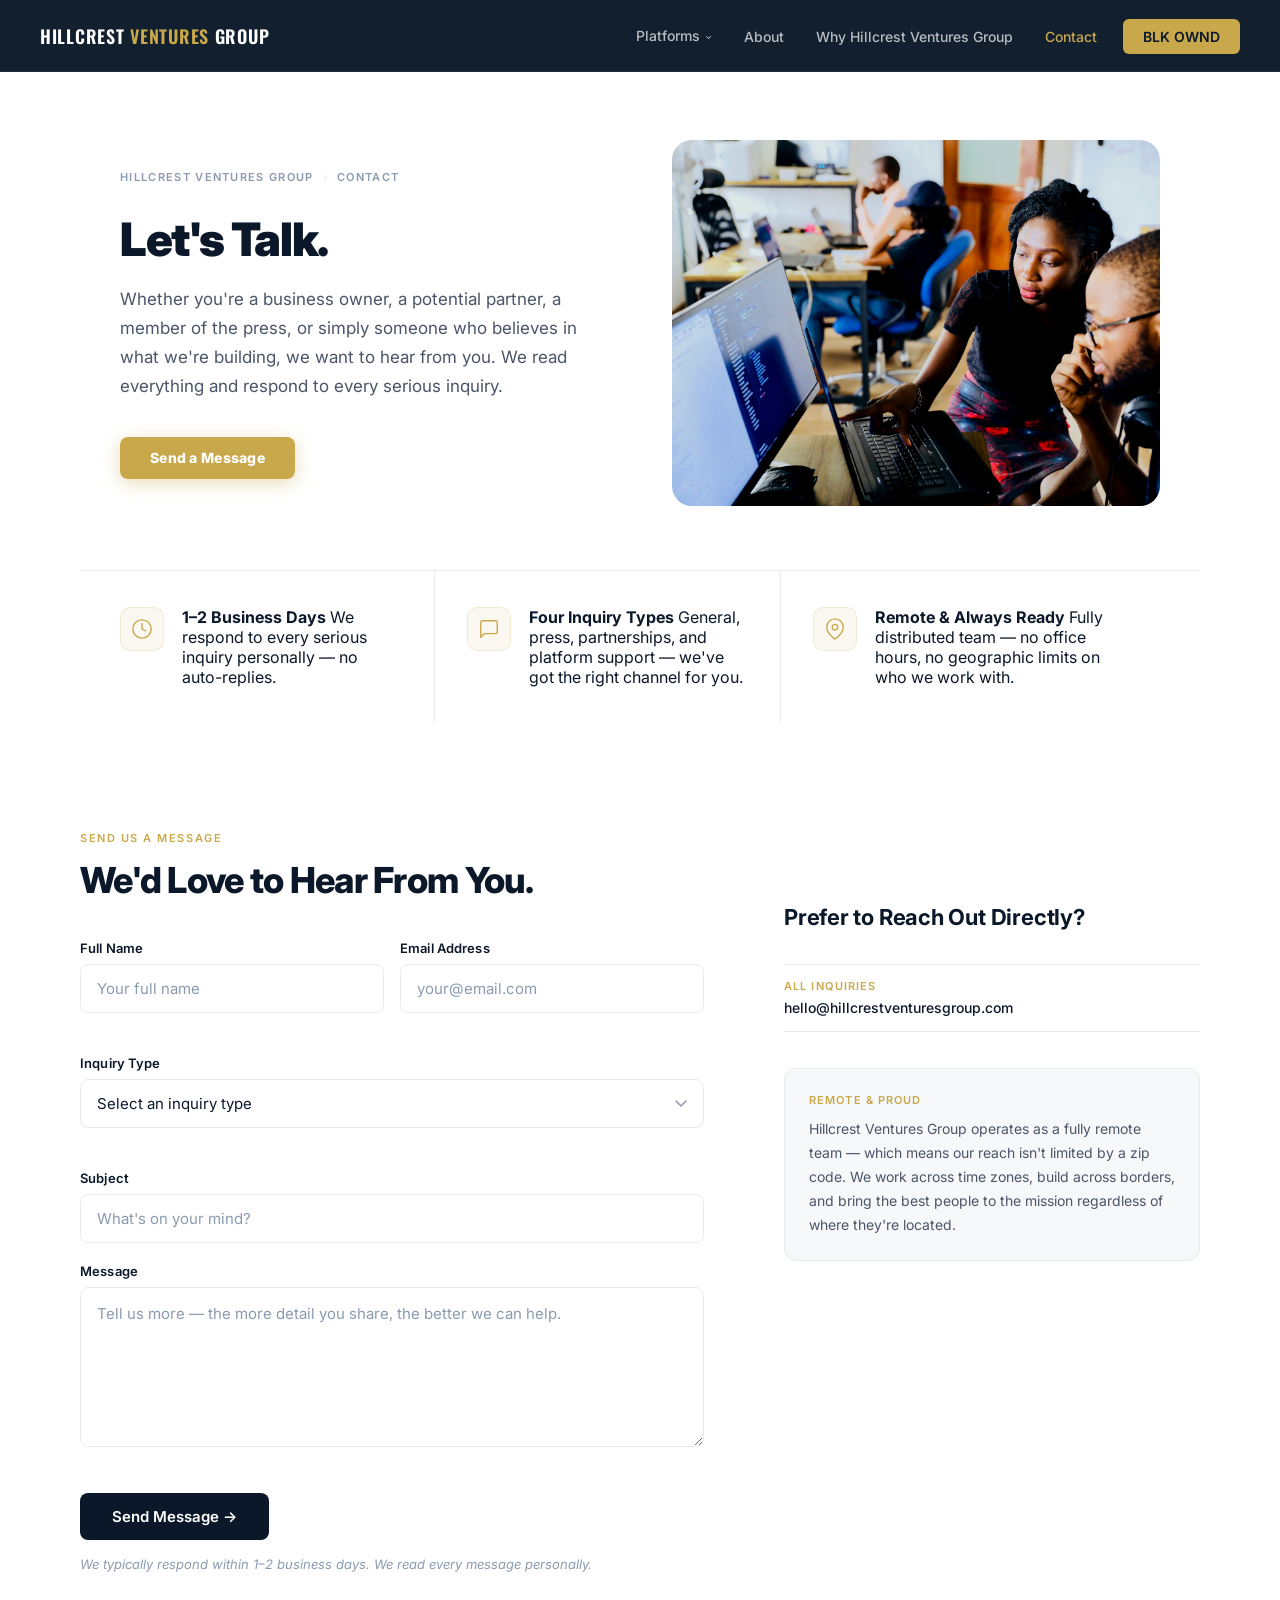
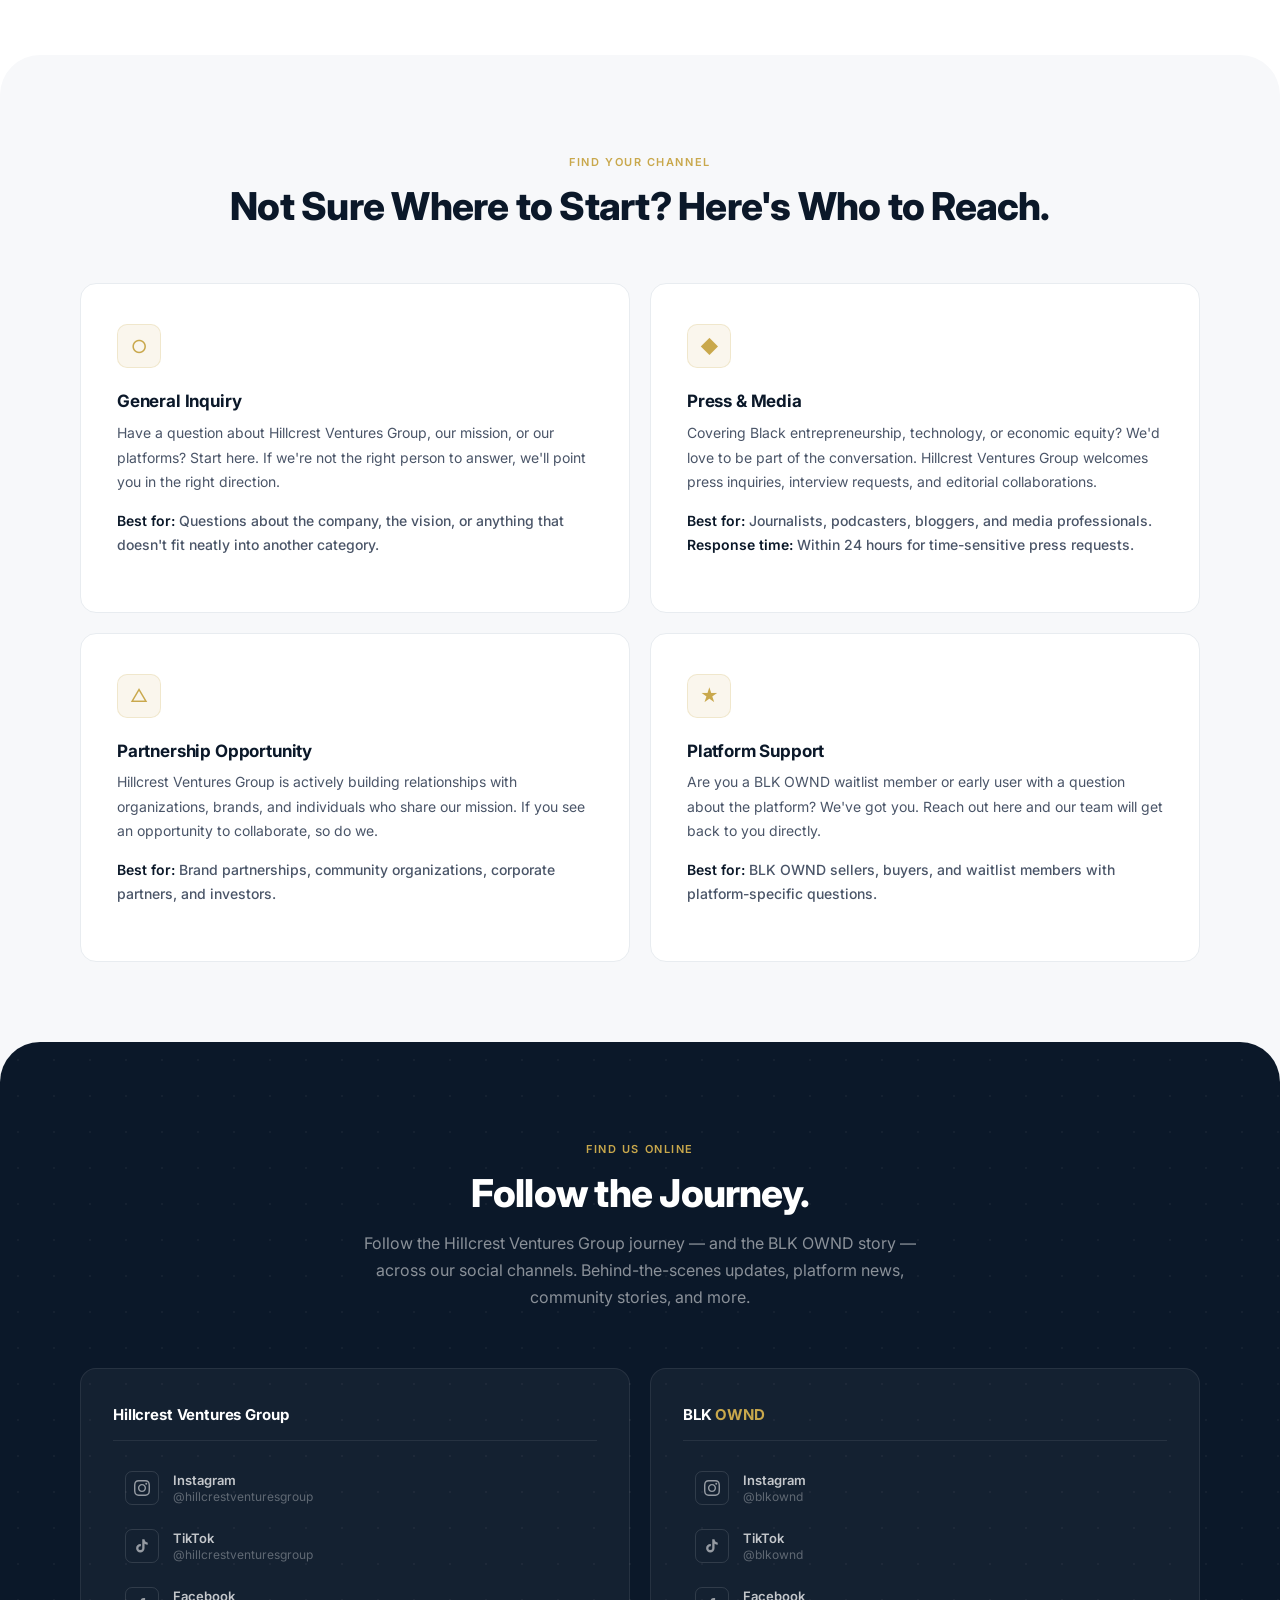
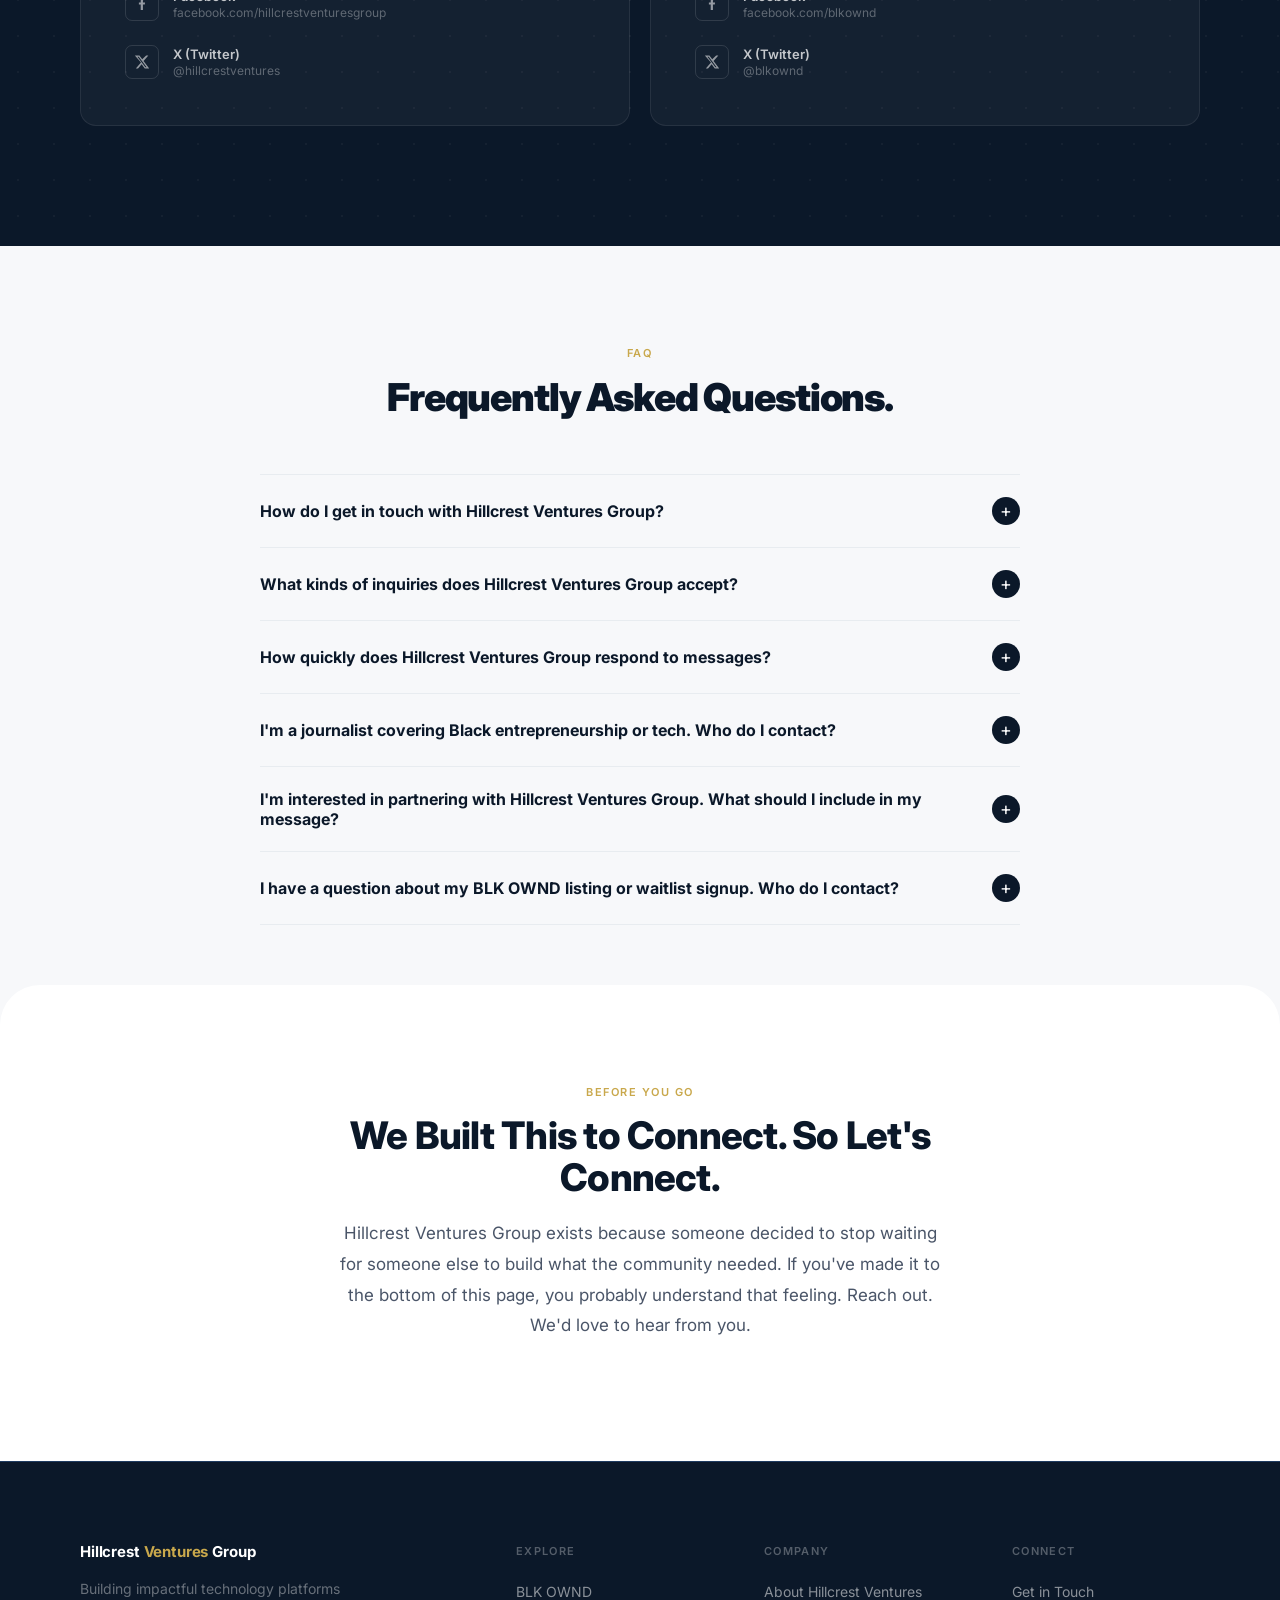
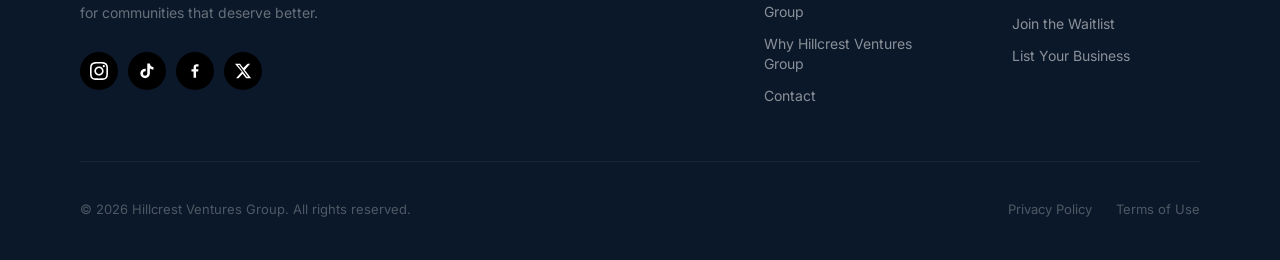
<file: contact.html>
<!DOCTYPE html>
<html lang="en">
<head>
    <meta charset="UTF-8">
    <meta name="viewport" content="width=device-width, initial-scale=1.0">
    <meta name="description" content="Get in touch with Hillcrest Ventures Group — for general inquiries, press, partnerships, or BLK OWND platform support. We respond to every serious inquiry.">
    <meta name="keywords" content="contact Hillcrest Ventures Group, Hillcrest Ventures Group email, BLK OWND support, Black tech company partnership, Hillcrest Ventures Group press inquiry, Hillcrest Ventures Group social media">
    <title>Contact Hillcrest Ventures Group | Get in Touch Today</title>

    <!-- Favicon — add favicon.ico + favicon-180.png to images/ before launch -->
    <link rel="icon" type="image/png" sizes="32x32" href="images/favicon-32x32.png">
    <link rel="icon" type="image/png" sizes="16x16" href="images/favicon-16x16.png">
    

    <!-- Open Graph / Social Sharing -->
    <meta property="og:type" content="website">
    <meta property="og:site_name" content="Hillcrest Ventures Group">
    <meta property="og:title" content="Contact Hillcrest Ventures Group | Get in Touch Today">
    <meta property="og:description" content="Get in touch with Hillcrest Ventures Group — for general inquiries, press, partnerships, or BLK OWND platform support. We respond to every serious inquiry.">
    <meta property="og:url" content="https://hillcrestventuresgroup.com/contact.html">
    <meta property="og:image" content="https://hillcrestventuresgroup.com/images/hvg-social-share.jpg">
    <meta name="twitter:card" content="summary_large_image">
    <meta name="twitter:title" content="Contact Hillcrest Ventures Group | Get in Touch Today">
    <meta name="twitter:description" content="Get in touch with Hillcrest Ventures Group — for general inquiries, press, partnerships, or BLK OWND platform support. We respond to every serious inquiry.">
    <meta name="twitter:image" content="https://hillcrestventuresgroup.com/images/hvg-social-share.jpg">

    <link rel="preconnect" href="https://fonts.googleapis.com">
    <link rel="preconnect" href="https://fonts.gstatic.com" crossorigin>
    <link href="https://fonts.googleapis.com/css2?family=Inter:wght@300;400;500;600;700;800;900&family=Oswald:wght@400;500;600;700&display=swap" rel="stylesheet">
    <link rel="stylesheet" href="css/styles.css">
    <!-- Google tag (gtag.js) -->
<script async src="https://www.googletagmanager.com/gtag/js?id=G-P19PYDBJL1"></script>
<script>
  window.dataLayer = window.dataLayer || [];
  function gtag(){dataLayer.push(arguments);}
  gtag('js', new Date());

  gtag('config', 'G-P19PYDBJL1');
</script>
<script type="application/ld+json">
{
  "@context": "https://schema.org",
  "@type": "Organization",
  "name": "Hillcrest Ventures Group",
  "url": "https://www.hillcrestventuresgroup.com",
  "logo": "https://www.hillcrestventuresgroup.com/images/hillcrest-ventures-group-logo.png",
  "description": "Hillcrest Ventures Group is a technology company that builds impactful platforms designed to expand access, create opportunity, and drive economic empowerment for communities that have been underserved by the mainstream tech industry.",
  "foundingDate": "2024",
  "founder": {
    "@type": "Person",
    "name": "Cody Hill",
    "jobTitle": "Founder & CEO",
    "url": "https://www.hillcrestventuresgroup.com/about"
  },
  "sameAs": [
    "https://www.linkedin.com/company/hillcrestventuresgroup",
    "https://www.instagram.com/hillcrestventuresgroup",
    "https://www.twitter.com/hillcrestventures"
  ],
  "contactPoint": {
    "@type": "ContactPoint",
    "contactType": "General Inquiry",
    "email": "hello@hillcrestventuresgroup.com",
    "url": "https://www.hillcrestventuresgroup.com/contact"
  },
  "areaServed": "US",
  "knowsAbout": [
    "Technology Platforms",
    "Black-Owned Business Marketplace",
    "Digital Equity",
    "Community-Driven Technology",
    "Black Entrepreneurship"
  ]
}
</script>
<script type="application/ld+json">
{
  "@context": "https://schema.org",
  "@type": "FAQPage",
  "mainEntity": [
    {
      "@type": "Question",
      "name": "How do I get in touch with Hillcrest Ventures Group?",
      "acceptedAnswer": {
        "@type": "Answer",
        "text": "Fill out the contact form on this page, send a direct email, or reach out on social media. We read every message and respond to every serious inquiry within one to two business days."
      }
    },
    {
      "@type": "Question",
      "name": "What kinds of inquiries does Hillcrest Ventures Group accept?",
      "acceptedAnswer": {
        "@type": "Answer",
        "text": "We welcome general inquiries, press and media requests, partnership opportunities, and BLK OWND platform support questions. Select the relevant category in the contact form so we can route your message to the right person."
      }
    },
    {
      "@type": "Question",
      "name": "How quickly does Hillcrest Ventures Group respond to messages?",
      "acceptedAnswer": {
        "@type": "Answer",
        "text": "We typically respond within one to two business days. For time-sensitive press requests, we aim to respond within 24 hours."
      }
    },
    {
      "@type": "Question",
      "name": "I'm a journalist covering Black entrepreneurship or tech. Who do I contact?",
      "acceptedAnswer": {
        "@type": "Answer",
        "text": "Send a press inquiry through the contact form or directly to press@hillcrestventuresgroup.com. Include your publication, your deadline, and a brief description of what you're working on and we'll get back to you quickly."
      }
    },
    {
      "@type": "Question",
      "name": "I'm interested in partnering with Hillcrest Ventures Group. What should I include in my message?",
      "acceptedAnswer": {
        "@type": "Answer",
        "text": "Tell us who you are, what your organization does, and what kind of partnership you have in mind. The more specific you are the faster we can evaluate whether it's a good fit and get the right conversation started."
      }
    },
    {
      "@type": "Question",
      "name": "I have a question about my BLK OWND listing or waitlist signup. Who do I contact?",
      "acceptedAnswer": {
        "@type": "Answer",
        "text": "Select Platform Support in the contact form dropdown and describe your question. Our team will respond directly with the help you need."
      }
    }
  ]
}
</script>
</head>
<body>

    <!-- ==================
         NAVIGATION
    ==================== -->
    <nav class="nav" id="nav">
        <a href="index.html" class="nav__logo">Hillcrest <span>Ventures</span> Group</a>

        <ul class="nav__links">
            <li class="nav__has-dropdown">
                <button class="nav__dropdown-trigger">Platforms <span class="nav__chevron">&#8964;</span></button>
                <div class="nav__dropdown">
                    <a href="blk-ownd.html" class="nav__dropdown-item">
                        <span class="nav__dropdown-item-name">BLK OWND</span>
                        <span class="nav__dropdown-item-desc">Black-owned business marketplace</span>
                    </a>
                    <div class="nav__dropdown-divider"></div>
                    <div class="nav__dropdown-soon">More platforms coming soon</div>
                </div>
            </li>
            <li><a href="about.html">About</a></li>
            <li><a href="why-hvg.html">Why Hillcrest Ventures Group</a></li>
            <li><a href="contact.html">Contact</a></li>
            <li><a href="blk-ownd.html" class="nav__cta">BLK OWND</a></li>
        </ul>

        <div class="nav__hamburger" id="hamburger" role="button" tabindex="0" aria-label="Toggle menu">
            <span></span>
            <span></span>
            <span></span>
        </div>
    </nav>

    <div class="nav__mobile-menu" id="mobileMenu">
        <div class="nav__mobile-group">
            <button class="nav__mobile-group-trigger" id="mobilePlatformsTrigger">Platforms <span class="nav__mobile-arrow">+</span></button>
            <div class="nav__mobile-group-items" id="mobilePlatformsItems">
                <a href="blk-ownd.html">BLK OWND</a>
                <span class="nav__mobile-coming">More platforms coming soon</span>
            </div>
        </div>
        <a href="about.html">About</a>
        <a href="why-hvg.html">Why Hillcrest Ventures Group</a>
        <a href="contact.html">Contact</a>
        <a href="blk-ownd.html">BLK OWND &rarr;</a>
    </div>


    <!-- ==================
         01 · PAGE HERO
    ==================== -->
    <section class="page-hero">
        <div class="container">
            <div class="page-hero__grid">

                <!-- Copy -->
                <div class="page-hero__copy">
                    <nav class="page-hero__breadcrumb" aria-label="Breadcrumb">
                        <a href="index.html">Hillcrest Ventures Group</a>
                        <span class="page-hero__breadcrumb-sep">›</span>
                        <span>Contact</span>
                    </nav>
                    <h1>Let's Talk.</h1>
                    <p>Whether you're a business owner, a potential partner, a member of the press, or simply someone who believes in what we're building, we want to hear from you. We read everything and respond to every serious inquiry.</p>
                    <div class="page-hero__cta-row">
                        <a href="#contactForm" class="btn btn--gold">Send a Message</a>
                        <a href="mailto:hello@hillcrestventuresgroup.com" class="btn btn--navy-ghost">Email Us &rarr;</a>
                    </div>
                </div>

                <!-- Image -->
                <div class="page-hero__image">
                    <img src="images/contact-hvg.jpg" alt="Get in touch with Hillcrest Ventures Group" loading="eager">
                </div>

            </div>

            <!-- Callouts strip -->
            <div class="page-hero__callouts">

                <div class="page-hero__callout">
                    <div class="page-hero__callout-icon">
                        <svg xmlns="http://www.w3.org/2000/svg" viewBox="0 0 24 24">
                            <circle cx="12" cy="12" r="10"/><polyline points="12 6 12 12 16 14"/>
                        </svg>
                    </div>
                    <div>
                        <strong>1–2 Business Days</strong>
                        <span>We respond to every serious inquiry personally — no auto-replies.</span>
                    </div>
                </div>

                <div class="page-hero__callout">
                    <div class="page-hero__callout-icon">
                        <svg xmlns="http://www.w3.org/2000/svg" viewBox="0 0 24 24">
                            <path d="M21 15a2 2 0 0 1-2 2H7l-4 4V5a2 2 0 0 1 2-2h14a2 2 0 0 1 2 2z"/>
                        </svg>
                    </div>
                    <div>
                        <strong>Four Inquiry Types</strong>
                        <span>General, press, partnerships, and platform support — we've got the right channel for you.</span>
                    </div>
                </div>

                <div class="page-hero__callout">
                    <div class="page-hero__callout-icon">
                        <svg xmlns="http://www.w3.org/2000/svg" viewBox="0 0 24 24">
                            <path d="M21 10c0 7-9 13-9 13s-9-6-9-13a9 9 0 0 1 18 0z"/><circle cx="12" cy="10" r="3"/>
                        </svg>
                    </div>
                    <div>
                        <strong>Remote &amp; Always Ready</strong>
                        <span>Fully distributed team — no office hours, no geographic limits on who we work with.</span>
                    </div>
                </div>

            </div>
        </div>
    </section>


    <!-- ==================
         02 · CONTACT FORM
    ==================== -->
    <section class="contact-form-section">
        <div class="container">
            <div class="contact-form-split">

                <!-- Form -->
                <div class="contact-form-wrap">
                    <span class="section-label" data-reveal>Send Us a Message</span>
                    <h2 data-reveal>We'd Love to Hear From You.</h2>

                    <!--
                        FORM ACTION: Connect to your form handler, email service (Formspree, Netlify Forms,
                        EmailJS), or backend endpoint before going live.
                        Example with Formspree: <form action="https://formspree.io/f/YOUR_ID" method="POST">
                    -->
                    <form class="contact-form" id="contactForm" data-reveal novalidate>
                        <div class="form-row">
                            <div class="form-group">
                                <label class="form-label" for="fullName">Full Name</label>
                                <input class="form-input" type="text" id="fullName" name="fullName" placeholder="Your full name" required>
                                <span class="form-error-msg" id="fullNameError"></span>
                            </div>
                            <div class="form-group">
                                <label class="form-label" for="email">Email Address</label>
                                <input class="form-input" type="email" id="email" name="email" placeholder="your@email.com" required>
                                <span class="form-error-msg" id="emailError"></span>
                            </div>
                        </div>

                        <div class="form-group">
                            <label class="form-label" for="inquiryType">Inquiry Type</label>
                            <select class="form-select" id="inquiryType" name="inquiryType" required>
                                <option value="" disabled selected>Select an inquiry type</option>
                                <option value="general">General Inquiry</option>
                                <option value="press">Press &amp; Media</option>
                                <option value="partnership">Partnership Opportunity</option>
                                <option value="support">Platform Support</option>
                            </select>
                            <span class="form-error-msg" id="inquiryTypeError"></span>
                        </div>

                        <div class="form-group">
                            <label class="form-label" for="subject">Subject</label>
                            <input class="form-input" type="text" id="subject" name="subject" placeholder="What's on your mind?">
                        </div>

                        <div class="form-group">
                            <label class="form-label" for="message">Message</label>
                            <textarea class="form-textarea" id="message" name="message" placeholder="Tell us more — the more detail you share, the better we can help." required></textarea>
                            <span class="form-error-msg" id="messageError"></span>
                        </div>

                        <div class="form-submit-wrap">
                            <button type="submit" class="btn btn--navy" style="padding: 16px 32px; font-size: 15px;">Send Message &rarr;</button>
                            <p class="form-note">We typically respond within 1–2 business days. We read every message personally.</p>
                        </div>
                    </form>
                </div>

                <!-- Contact info sidebar -->
                <div class="contact-side" data-reveal="right">
                    <p class="contact-side__heading">Prefer to Reach Out Directly?</p>

                    <!--
                        EMAIL: Confirm these addresses before going live.
                        Update href="mailto:..." values when addresses are finalized.
                    -->
                    <div class="contact-emails">
                        <div class="contact-email-item">
                            <span class="contact-email-type">All Inquiries</span>
                            <a href="mailto:hello@hillcrestventuresgroup.com" class="contact-email-addr">hello@hillcrestventuresgroup.com</a>
                        </div>
                    </div>

                    <div class="contact-remote">
                        <span class="contact-remote__label">Remote &amp; Proud</span>
                        <p>Hillcrest Ventures Group operates as a fully remote team — which means our reach isn't limited by a zip code. We work across time zones, build across borders, and bring the best people to the mission regardless of where they're located.</p>
                    </div>
                </div>

            </div>
        </div>
    </section>


    <!-- ==================
         03 · INQUIRY TYPE BREAKDOWN
    ==================== -->
    <section class="contact-inquiries">
        <div class="container">

            <div class="contact-inquiries__header" data-reveal>
                <span class="section-label">Find Your Channel</span>
                <h2>Not Sure Where to Start? Here's Who to Reach.</h2>
            </div>

            <div class="contact-inquiries__grid" data-stagger>

                <div class="contact-inquiry-card">
                    <div class="contact-inquiry-card__icon">&#9675;</div>
                    <h3>General Inquiry</h3>
                    <p>Have a question about Hillcrest Ventures Group, our mission, or our platforms? Start here. If we're not the right person to answer, we'll point you in the right direction.</p>
                    <p class="contact-inquiry-card__meta"><strong>Best for:</strong> Questions about the company, the vision, or anything that doesn't fit neatly into another category.</p>
                </div>

                <div class="contact-inquiry-card">
                    <div class="contact-inquiry-card__icon">&#9670;</div>
                    <h3>Press &amp; Media</h3>
                    <p>Covering Black entrepreneurship, technology, or economic equity? We'd love to be part of the conversation. Hillcrest Ventures Group welcomes press inquiries, interview requests, and editorial collaborations.</p>
                    <p class="contact-inquiry-card__meta"><strong>Best for:</strong> Journalists, podcasters, bloggers, and media professionals.<br><strong>Response time:</strong> Within 24 hours for time-sensitive press requests.</p>
                </div>

                <div class="contact-inquiry-card">
                    <div class="contact-inquiry-card__icon">&#9651;</div>
                    <h3>Partnership Opportunity</h3>
                    <p>Hillcrest Ventures Group is actively building relationships with organizations, brands, and individuals who share our mission. If you see an opportunity to collaborate, so do we.</p>
                    <p class="contact-inquiry-card__meta"><strong>Best for:</strong> Brand partnerships, community organizations, corporate partners, and investors.</p>
                </div>

                <div class="contact-inquiry-card">
                    <div class="contact-inquiry-card__icon">&#9733;</div>
                    <h3>Platform Support</h3>
                    <p>Are you a BLK OWND waitlist member or early user with a question about the platform? We've got you. Reach out here and our team will get back to you directly.</p>
                    <p class="contact-inquiry-card__meta"><strong>Best for:</strong> BLK OWND sellers, buyers, and waitlist members with platform-specific questions.</p>
                </div>

            </div>
        </div>
    </section>


    <!-- ==================
         04 · SOCIAL LINKS
    ==================== -->
    <section class="contact-social">
        <div class="container">
            <div class="contact-social__inner">

                <div class="contact-social__header" data-reveal>
                    <span class="section-label">Find Us Online</span>
                    <h2>Follow the Journey.</h2>
                    <p>Follow the Hillcrest Ventures Group journey — and the BLK OWND story — across our social channels. Behind-the-scenes updates, platform news, community stories, and more.</p>
                </div>

                <!--
                    SOCIAL HANDLES: Confirm all handles before going live.
                    Update href="#" with real profile URLs when finalized.
                    Secure consistent handles across all platforms ASAP.
                -->
                <div class="contact-social__grid" data-stagger>

                    <div class="contact-social-group">
                        <span class="contact-social-group__name">Hillcrest Ventures Group</span>
                        <div class="contact-social-links">
                            <a href="#" class="contact-social-link" aria-label="Instagram">
                                <div class="contact-social-link__icon">
                                    <svg xmlns="http://www.w3.org/2000/svg" viewBox="0 0 24 24"><path d="M12 2.163c3.204 0 3.584.012 4.85.07 3.252.148 4.771 1.691 4.919 4.919.058 1.265.069 1.645.069 4.849 0 3.205-.012 3.584-.069 4.849-.149 3.225-1.664 4.771-4.919 4.919-1.266.058-1.644.07-4.85.07-3.204 0-3.584-.012-4.849-.07-3.26-.149-4.771-1.699-4.919-4.92-.058-1.265-.07-1.644-.07-4.849 0-3.204.013-3.583.07-4.849.149-3.227 1.664-4.771 4.919-4.919 1.266-.057 1.645-.069 4.849-.069zm0-2.163c-3.259 0-3.667.014-4.947.072-4.358.2-6.78 2.618-6.98 6.98-.059 1.281-.073 1.689-.073 4.948 0 3.259.014 3.668.072 4.948.2 4.358 2.618 6.78 6.98 6.98 1.281.058 1.689.072 4.948.072 3.259 0 3.668-.014 4.948-.072 4.354-.2 6.782-2.618 6.979-6.98.059-1.28.073-1.689.073-4.948 0-3.259-.014-3.667-.072-4.947-.196-4.354-2.617-6.78-6.979-6.98-1.281-.059-1.69-.073-4.949-.073zm0 5.838c-3.403 0-6.162 2.759-6.162 6.162s2.759 6.163 6.162 6.163 6.162-2.759 6.162-6.163c0-3.403-2.759-6.162-6.162-6.162zm0 10.162c-2.209 0-4-1.79-4-4 0-2.209 1.791-4 4-4s4 1.791 4 4c0 2.21-1.791 4-4 4zm6.406-11.845c-.796 0-1.441.645-1.441 1.44s.645 1.44 1.441 1.44c.795 0 1.439-.645 1.439-1.44s-.644-1.44-1.439-1.44z"/></svg>
                                </div>
                                <div class="contact-social-link__info">
                                    <span class="contact-social-link__name">Instagram</span>
                                    <span class="contact-social-link__handle">@hillcrestventuresgroup</span>
                                </div>
                            </a>
                            <a href="#" class="contact-social-link" aria-label="TikTok">
                                <div class="contact-social-link__icon">
                                    <svg xmlns="http://www.w3.org/2000/svg" viewBox="0 0 24 24"><path d="M19.59 6.69a4.83 4.83 0 01-3.77-4.25V2h-3.45v13.67a2.89 2.89 0 01-2.88 2.5 2.89 2.89 0 01-2.89-2.89 2.89 2.89 0 012.89-2.89c.28 0 .54.04.79.1V9.01a6.27 6.27 0 00-.79-.05 6.34 6.34 0 00-6.34 6.34 6.34 6.34 0 006.34 6.34 6.34 6.34 0 006.33-6.34V8.69a8.18 8.18 0 004.77 1.52V6.76a4.85 4.85 0 01-1-.07z"/></svg>
                                </div>
                                <div class="contact-social-link__info">
                                    <span class="contact-social-link__name">TikTok</span>
                                    <span class="contact-social-link__handle">@hillcrestventuresgroup</span>
                                </div>
                            </a>
                            <a href="#" class="contact-social-link" aria-label="Facebook">
                                <div class="contact-social-link__icon">
                                    <svg xmlns="http://www.w3.org/2000/svg" viewBox="0 0 24 24"><path d="M13.397 20.997v-8.196h2.765l.411-3.209h-3.176V7.548c0-.926.258-1.56 1.587-1.56h1.684V3.127A22.336 22.336 0 0014.201 3c-2.444 0-4.122 1.492-4.122 4.231v2.355H7.332v3.209h2.753v8.202h3.312z"/></svg>
                                </div>
                                <div class="contact-social-link__info">
                                    <span class="contact-social-link__name">Facebook</span>
                                    <span class="contact-social-link__handle">facebook.com/hillcrestventuresgroup</span>
                                </div>
                            </a>
                            <a href="#" class="contact-social-link" aria-label="X (Twitter)">
                                <div class="contact-social-link__icon">
                                    <svg xmlns="http://www.w3.org/2000/svg" viewBox="0 0 24 24"><path d="M18.244 2.25h3.308l-7.227 8.26 8.502 11.24H16.17l-4.714-6.231-5.401 6.231H2.744l7.735-8.835L1.254 2.25H8.08l4.259 5.622zm-1.161 17.52h1.833L7.084 4.126H5.117z"/></svg>
                                </div>
                                <div class="contact-social-link__info">
                                    <span class="contact-social-link__name">X (Twitter)</span>
                                    <span class="contact-social-link__handle">@hillcrestventures</span>
                                </div>
                            </a>
                        </div>
                    </div>

                    <div class="contact-social-group">
                        <span class="contact-social-group__name">BLK <span style="color:var(--gold)">OWND</span></span>
                        <div class="contact-social-links">
                            <a href="#" class="contact-social-link" aria-label="Instagram">
                                <div class="contact-social-link__icon">
                                    <svg xmlns="http://www.w3.org/2000/svg" viewBox="0 0 24 24"><path d="M12 2.163c3.204 0 3.584.012 4.85.07 3.252.148 4.771 1.691 4.919 4.919.058 1.265.069 1.645.069 4.849 0 3.205-.012 3.584-.069 4.849-.149 3.225-1.664 4.771-4.919 4.919-1.266.058-1.644.07-4.85.07-3.204 0-3.584-.012-4.849-.07-3.26-.149-4.771-1.699-4.919-4.92-.058-1.265-.07-1.644-.07-4.849 0-3.204.013-3.583.07-4.849.149-3.227 1.664-4.771 4.919-4.919 1.266-.057 1.645-.069 4.849-.069zm0-2.163c-3.259 0-3.667.014-4.947.072-4.358.2-6.78 2.618-6.98 6.98-.059 1.281-.073 1.689-.073 4.948 0 3.259.014 3.668.072 4.948.2 4.358 2.618 6.78 6.98 6.98 1.281.058 1.689.072 4.948.072 3.259 0 3.668-.014 4.948-.072 4.354-.2 6.782-2.618 6.979-6.98.059-1.28.073-1.689.073-4.948 0-3.259-.014-3.667-.072-4.947-.196-4.354-2.617-6.78-6.979-6.98-1.281-.059-1.69-.073-4.949-.073zm0 5.838c-3.403 0-6.162 2.759-6.162 6.162s2.759 6.163 6.162 6.163 6.162-2.759 6.162-6.163c0-3.403-2.759-6.162-6.162-6.162zm0 10.162c-2.209 0-4-1.79-4-4 0-2.209 1.791-4 4-4s4 1.791 4 4c0 2.21-1.791 4-4 4zm6.406-11.845c-.796 0-1.441.645-1.441 1.44s.645 1.44 1.441 1.44c.795 0 1.439-.645 1.439-1.44s-.644-1.44-1.439-1.44z"/></svg>
                                </div>
                                <div class="contact-social-link__info">
                                    <span class="contact-social-link__name">Instagram</span>
                                    <span class="contact-social-link__handle">@blkownd</span>
                                </div>
                            </a>
                            <a href="#" class="contact-social-link" aria-label="TikTok">
                                <div class="contact-social-link__icon">
                                    <svg xmlns="http://www.w3.org/2000/svg" viewBox="0 0 24 24"><path d="M19.59 6.69a4.83 4.83 0 01-3.77-4.25V2h-3.45v13.67a2.89 2.89 0 01-2.88 2.5 2.89 2.89 0 01-2.89-2.89 2.89 2.89 0 012.89-2.89c.28 0 .54.04.79.1V9.01a6.27 6.27 0 00-.79-.05 6.34 6.34 0 00-6.34 6.34 6.34 6.34 0 006.34 6.34 6.34 6.34 0 006.33-6.34V8.69a8.18 8.18 0 004.77 1.52V6.76a4.85 4.85 0 01-1-.07z"/></svg>
                                </div>
                                <div class="contact-social-link__info">
                                    <span class="contact-social-link__name">TikTok</span>
                                    <span class="contact-social-link__handle">@blkownd</span>
                                </div>
                            </a>
                            <a href="#" class="contact-social-link" aria-label="Facebook">
                                <div class="contact-social-link__icon">
                                    <svg xmlns="http://www.w3.org/2000/svg" viewBox="0 0 24 24"><path d="M13.397 20.997v-8.196h2.765l.411-3.209h-3.176V7.548c0-.926.258-1.56 1.587-1.56h1.684V3.127A22.336 22.336 0 0014.201 3c-2.444 0-4.122 1.492-4.122 4.231v2.355H7.332v3.209h2.753v8.202h3.312z"/></svg>
                                </div>
                                <div class="contact-social-link__info">
                                    <span class="contact-social-link__name">Facebook</span>
                                    <span class="contact-social-link__handle">facebook.com/blkownd</span>
                                </div>
                            </a>
                            <a href="#" class="contact-social-link" aria-label="X (Twitter)">
                                <div class="contact-social-link__icon">
                                    <svg xmlns="http://www.w3.org/2000/svg" viewBox="0 0 24 24"><path d="M18.244 2.25h3.308l-7.227 8.26 8.502 11.24H16.17l-4.714-6.231-5.401 6.231H2.744l7.735-8.835L1.254 2.25H8.08l4.259 5.622zm-1.161 17.52h1.833L7.084 4.126H5.117z"/></svg>
                                </div>
                                <div class="contact-social-link__info">
                                    <span class="contact-social-link__name">X (Twitter)</span>
                                    <span class="contact-social-link__handle">@blkownd</span>
                                </div>
                            </a>
                        </div>
                    </div>

                </div>
            </div>
        </div>
    </section>


    <!-- ==================
         05 · FAQ
    ==================== -->
    <section class="faq">
        <div class="container">
            <div class="faq__header" data-reveal>
                <span class="section-label">FAQ</span>
                <h2>Frequently Asked Questions.</h2>
            </div>
            <div class="faq__items">

                <div class="faq__item">
                    <button class="faq__question" aria-expanded="false">
                        How do I get in touch with Hillcrest Ventures Group?
                        <span class="faq__icon">+</span>
                    </button>
                    <div class="faq__answer"><div class="faq__answer-inner">
                        <p>Fill out the contact form on this page, send a direct email, or reach out on social media. We read every message and respond to every serious inquiry within one to two business days.</p>
                    </div></div>
                </div>

                <div class="faq__item">
                    <button class="faq__question" aria-expanded="false">
                        What kinds of inquiries does Hillcrest Ventures Group accept?
                        <span class="faq__icon">+</span>
                    </button>
                    <div class="faq__answer"><div class="faq__answer-inner">
                        <p>We welcome general inquiries, press and media requests, partnership opportunities, and BLK OWND platform support questions. Select the relevant category in the contact form so we can route your message to the right person.</p>
                    </div></div>
                </div>

                <div class="faq__item">
                    <button class="faq__question" aria-expanded="false">
                        How quickly does Hillcrest Ventures Group respond to messages?
                        <span class="faq__icon">+</span>
                    </button>
                    <div class="faq__answer"><div class="faq__answer-inner">
                        <p>We typically respond within one to two business days. For time-sensitive press requests, we aim to respond within 24 hours.</p>
                    </div></div>
                </div>

                <div class="faq__item">
                    <button class="faq__question" aria-expanded="false">
                        I'm a journalist covering Black entrepreneurship or tech. Who do I contact?
                        <span class="faq__icon">+</span>
                    </button>
                    <div class="faq__answer"><div class="faq__answer-inner">
                        <p>Send a press inquiry through the contact form or directly to press@hillcrestventuresgroup.com. Include your publication, your deadline, and a brief description of what you're working on and we'll get back to you quickly.</p>
                    </div></div>
                </div>

                <div class="faq__item">
                    <button class="faq__question" aria-expanded="false">
                        I'm interested in partnering with Hillcrest Ventures Group. What should I include in my message?
                        <span class="faq__icon">+</span>
                    </button>
                    <div class="faq__answer"><div class="faq__answer-inner">
                        <p>Tell us who you are, what your organization does, and what kind of partnership you have in mind. The more specific you are the faster we can evaluate whether it's a good fit and get the right conversation started.</p>
                    </div></div>
                </div>

                <div class="faq__item">
                    <button class="faq__question" aria-expanded="false">
                        I have a question about my BLK OWND listing or waitlist signup. Who do I contact?
                        <span class="faq__icon">+</span>
                    </button>
                    <div class="faq__answer"><div class="faq__answer-inner">
                        <p>Select Platform Support in the contact form dropdown and describe your question. Our team will respond directly with the help you need.</p>
                    </div></div>
                </div>

            </div>
        </div>
    </section>


    <!-- ==================
         05 · CLOSING NOTE
    ==================== -->
    <section class="contact-close">
        <div class="contact-close__inner">
            <span class="section-label" style="display:block; text-align:center;" data-reveal>Before You Go</span>
            <h2 data-reveal>We Built This to Connect. So Let's Connect.</h2>
            <p class="contact-close__body" data-reveal>Hillcrest Ventures Group exists because someone decided to stop waiting for someone else to build what the community needed. If you've made it to the bottom of this page, you probably understand that feeling. Reach out. We'd love to hear from you.</p>
        </div>
    </section>


    <!-- ==================
         FOOTER
    ==================== -->
    <footer class="footer">
        <div class="container">
            <div class="footer__top">
                <div>
                    <div class="footer__brand-name">Hillcrest <span>Ventures</span> Group</div>
                    <p class="footer__tagline">Building impactful technology platforms for communities that deserve better.</p>
                    <div class="footer__social">
                        <a href="#" class="footer__social-link" aria-label="Instagram">
                            <svg xmlns="http://www.w3.org/2000/svg" viewBox="0 0 24 24"><path d="M12 2.163c3.204 0 3.584.012 4.85.07 3.252.148 4.771 1.691 4.919 4.919.058 1.265.069 1.645.069 4.849 0 3.205-.012 3.584-.069 4.849-.149 3.225-1.664 4.771-4.919 4.919-1.266.058-1.644.07-4.85.07-3.204 0-3.584-.012-4.849-.07-3.26-.149-4.771-1.699-4.919-4.92-.058-1.265-.07-1.644-.07-4.849 0-3.204.013-3.583.07-4.849.149-3.227 1.664-4.771 4.919-4.919 1.266-.057 1.645-.069 4.849-.069zm0-2.163c-3.259 0-3.667.014-4.947.072-4.358.2-6.78 2.618-6.98 6.98-.059 1.281-.073 1.689-.073 4.948 0 3.259.014 3.668.072 4.948.2 4.358 2.618 6.78 6.98 6.98 1.281.058 1.689.072 4.948.072 3.259 0 3.668-.014 4.948-.072 4.354-.2 6.782-2.618 6.979-6.98.059-1.28.073-1.689.073-4.948 0-3.259-.014-3.667-.072-4.947-.196-4.354-2.617-6.78-6.979-6.98-1.281-.059-1.69-.073-4.949-.073zm0 5.838c-3.403 0-6.162 2.759-6.162 6.162s2.759 6.163 6.162 6.163 6.162-2.759 6.162-6.163c0-3.403-2.759-6.162-6.162-6.162zm0 10.162c-2.209 0-4-1.79-4-4 0-2.209 1.791-4 4-4s4 1.791 4 4c0 2.21-1.791 4-4 4zm6.406-11.845c-.796 0-1.441.645-1.441 1.44s.645 1.44 1.441 1.44c.795 0 1.439-.645 1.439-1.44s-.644-1.44-1.439-1.44z"/></svg>
                        </a>
                        <a href="#" class="footer__social-link" aria-label="TikTok">
                            <svg xmlns="http://www.w3.org/2000/svg" viewBox="0 0 24 24"><path d="M19.59 6.69a4.83 4.83 0 01-3.77-4.25V2h-3.45v13.67a2.89 2.89 0 01-2.88 2.5 2.89 2.89 0 01-2.89-2.89 2.89 2.89 0 012.89-2.89c.28 0 .54.04.79.1V9.01a6.27 6.27 0 00-.79-.05 6.34 6.34 0 00-6.34 6.34 6.34 6.34 0 006.34 6.34 6.34 6.34 0 006.33-6.34V8.69a8.18 8.18 0 004.77 1.52V6.76a4.85 4.85 0 01-1-.07z"/></svg>
                        </a>
                        <a href="#" class="footer__social-link" aria-label="Facebook">
                            <svg xmlns="http://www.w3.org/2000/svg" viewBox="0 0 24 24"><path d="M13.397 20.997v-8.196h2.765l.411-3.209h-3.176V7.548c0-.926.258-1.56 1.587-1.56h1.684V3.127A22.336 22.336 0 0014.201 3c-2.444 0-4.122 1.492-4.122 4.231v2.355H7.332v3.209h2.753v8.202h3.312z"/></svg>
                        </a>
                        <a href="#" class="footer__social-link" aria-label="X (Twitter)">
                            <svg xmlns="http://www.w3.org/2000/svg" viewBox="0 0 24 24"><path d="M18.244 2.25h3.308l-7.227 8.26 8.502 11.24H16.17l-4.714-6.231-5.401 6.231H2.744l7.735-8.835L1.254 2.25H8.08l4.259 5.622zm-1.161 17.52h1.833L7.084 4.126H5.117z"/></svg>
                        </a>
                    </div>
                </div>
                <div>
                    <p class="footer__col-title">Explore</p>
                    <ul class="footer__links">
                        <li><a href="blk-ownd.html">BLK OWND</a></li>
                    </ul>
                </div>
                <div>
                    <p class="footer__col-title">Company</p>
                    <ul class="footer__links">
                        <li><a href="about.html">About Hillcrest Ventures Group</a></li>
                        <li><a href="why-hvg.html">Why Hillcrest Ventures Group</a></li>
                        <li><a href="contact.html">Contact</a></li>
                    </ul>
                </div>
                <div>
                    <p class="footer__col-title">Connect</p>
                    <ul class="footer__links">
                        <li><a href="contact.html">Get in Touch</a></li>
                        <li><a href="https://blkowndapp.com/join-waitlist/" target="_blank" rel="noopener noreferrer">Join the Waitlist</a></li>
                        <li><a href="https://blkowndapp.com/submit-your-business/" target="_blank" rel="noopener noreferrer">List Your Business</a></li>
                    </ul>
                </div>
            </div>

            <div class="footer__bottom">
                <p class="footer__copy">&copy; 2026 Hillcrest Ventures Group. All rights reserved.</p>
                <div class="footer__legal">
                    <a href="#">Privacy Policy</a>
                    <a href="#">Terms of Use</a>
                </div>
            </div>
        </div>
    </footer>

    <script src="js/main.js"></script>
    <script src="js/contact.js"></script>

</body>
</html>
</file>
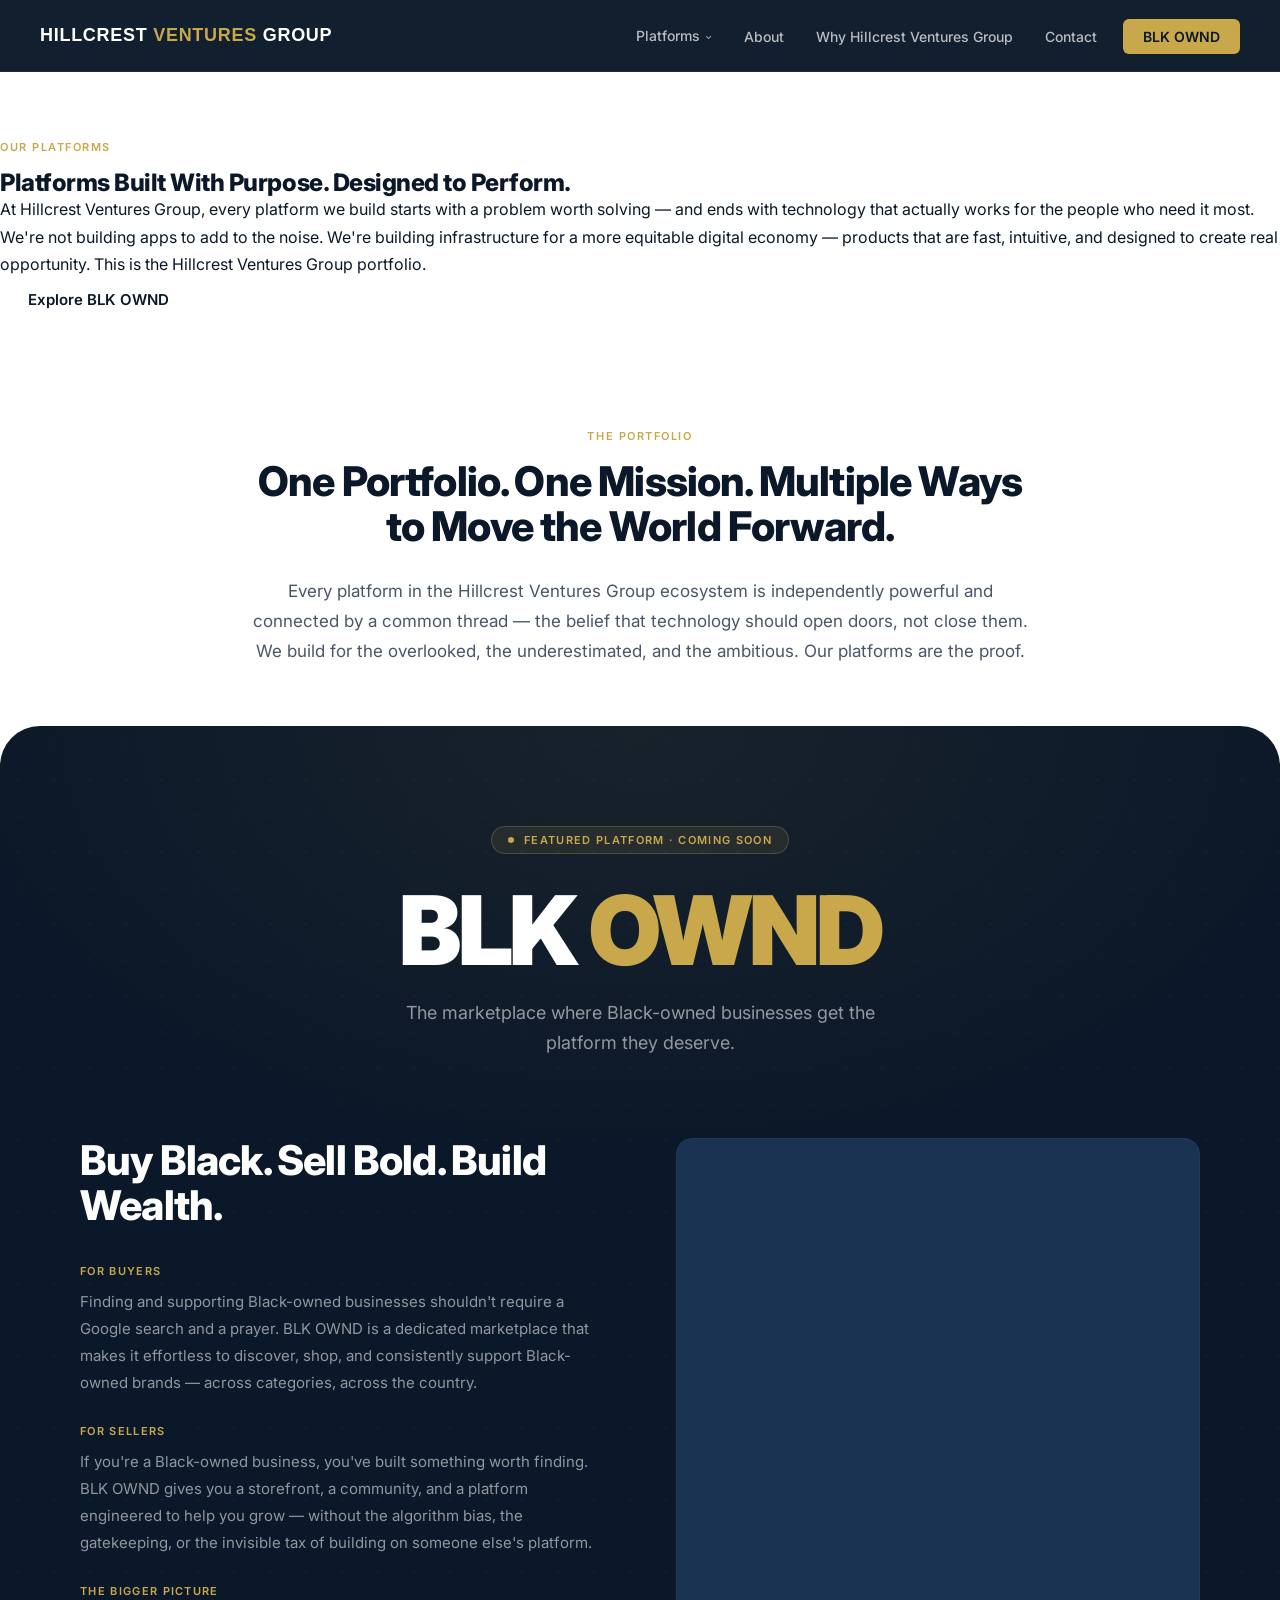
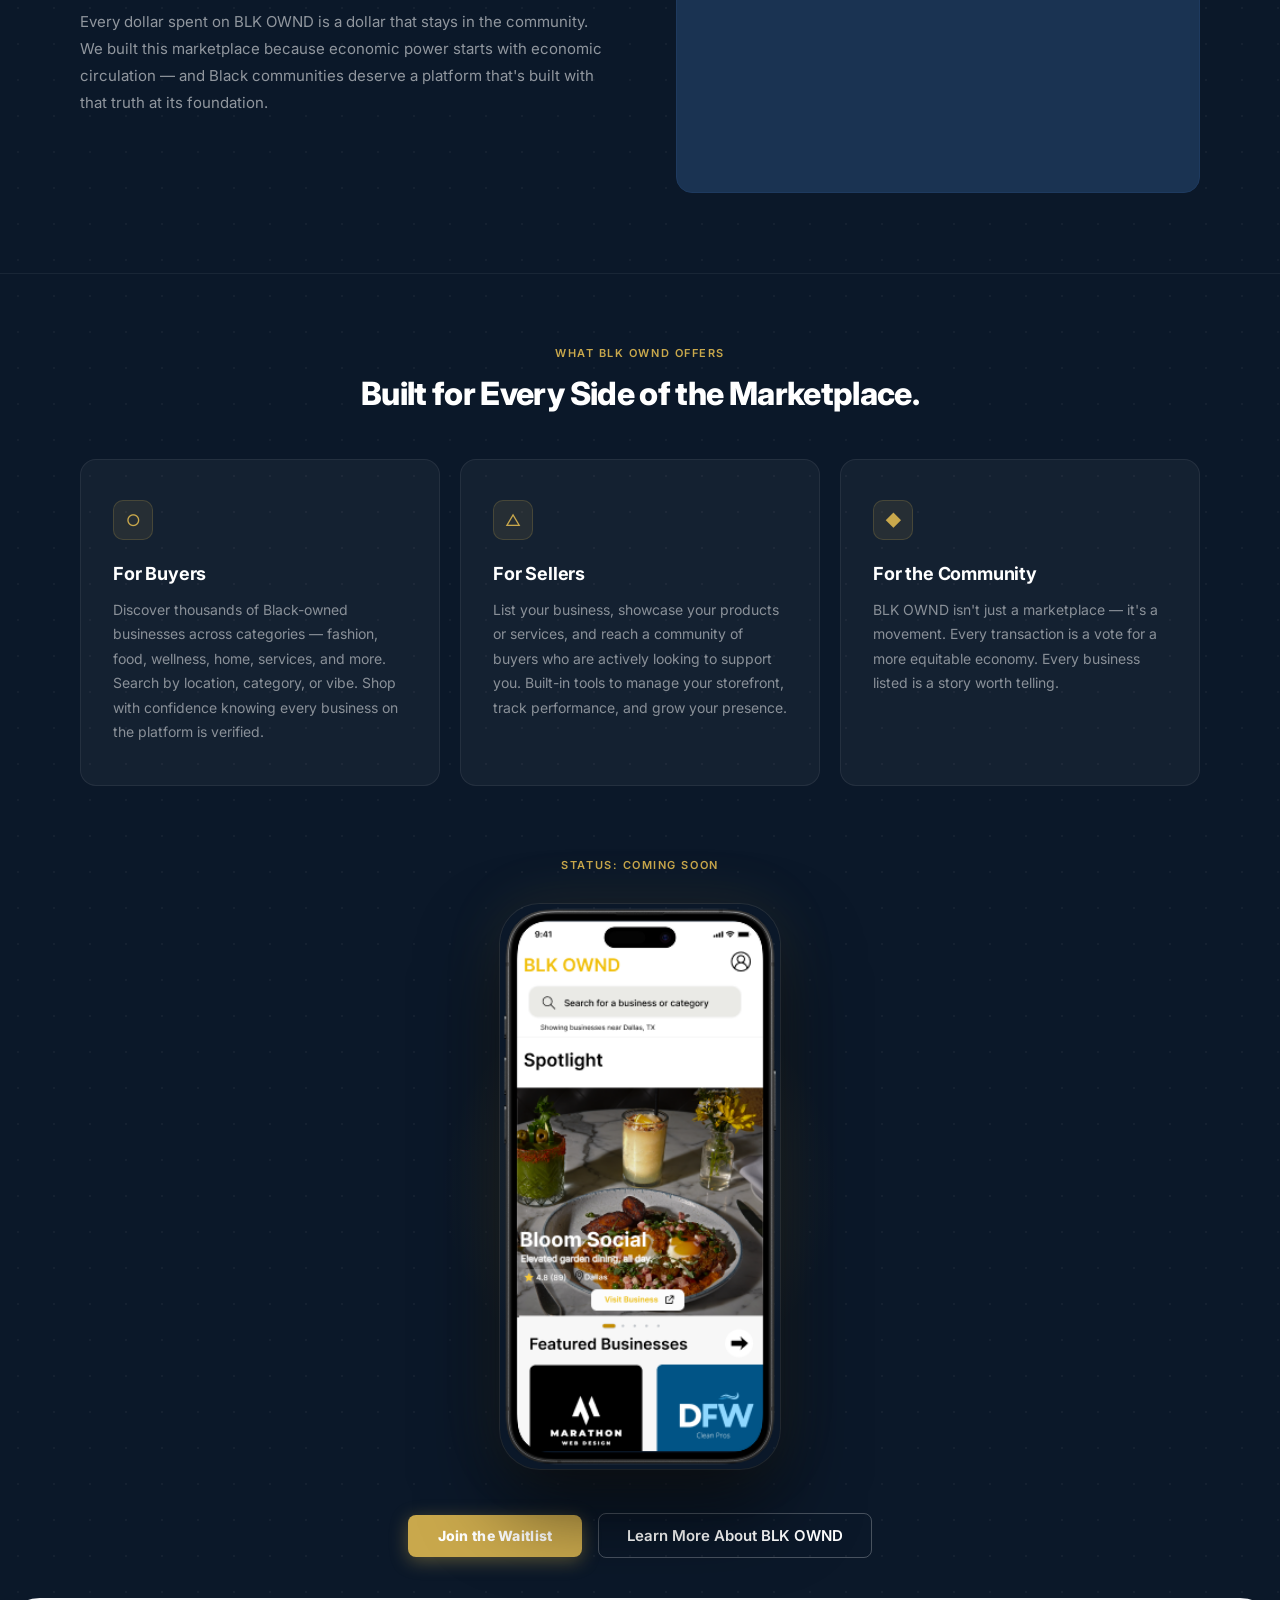
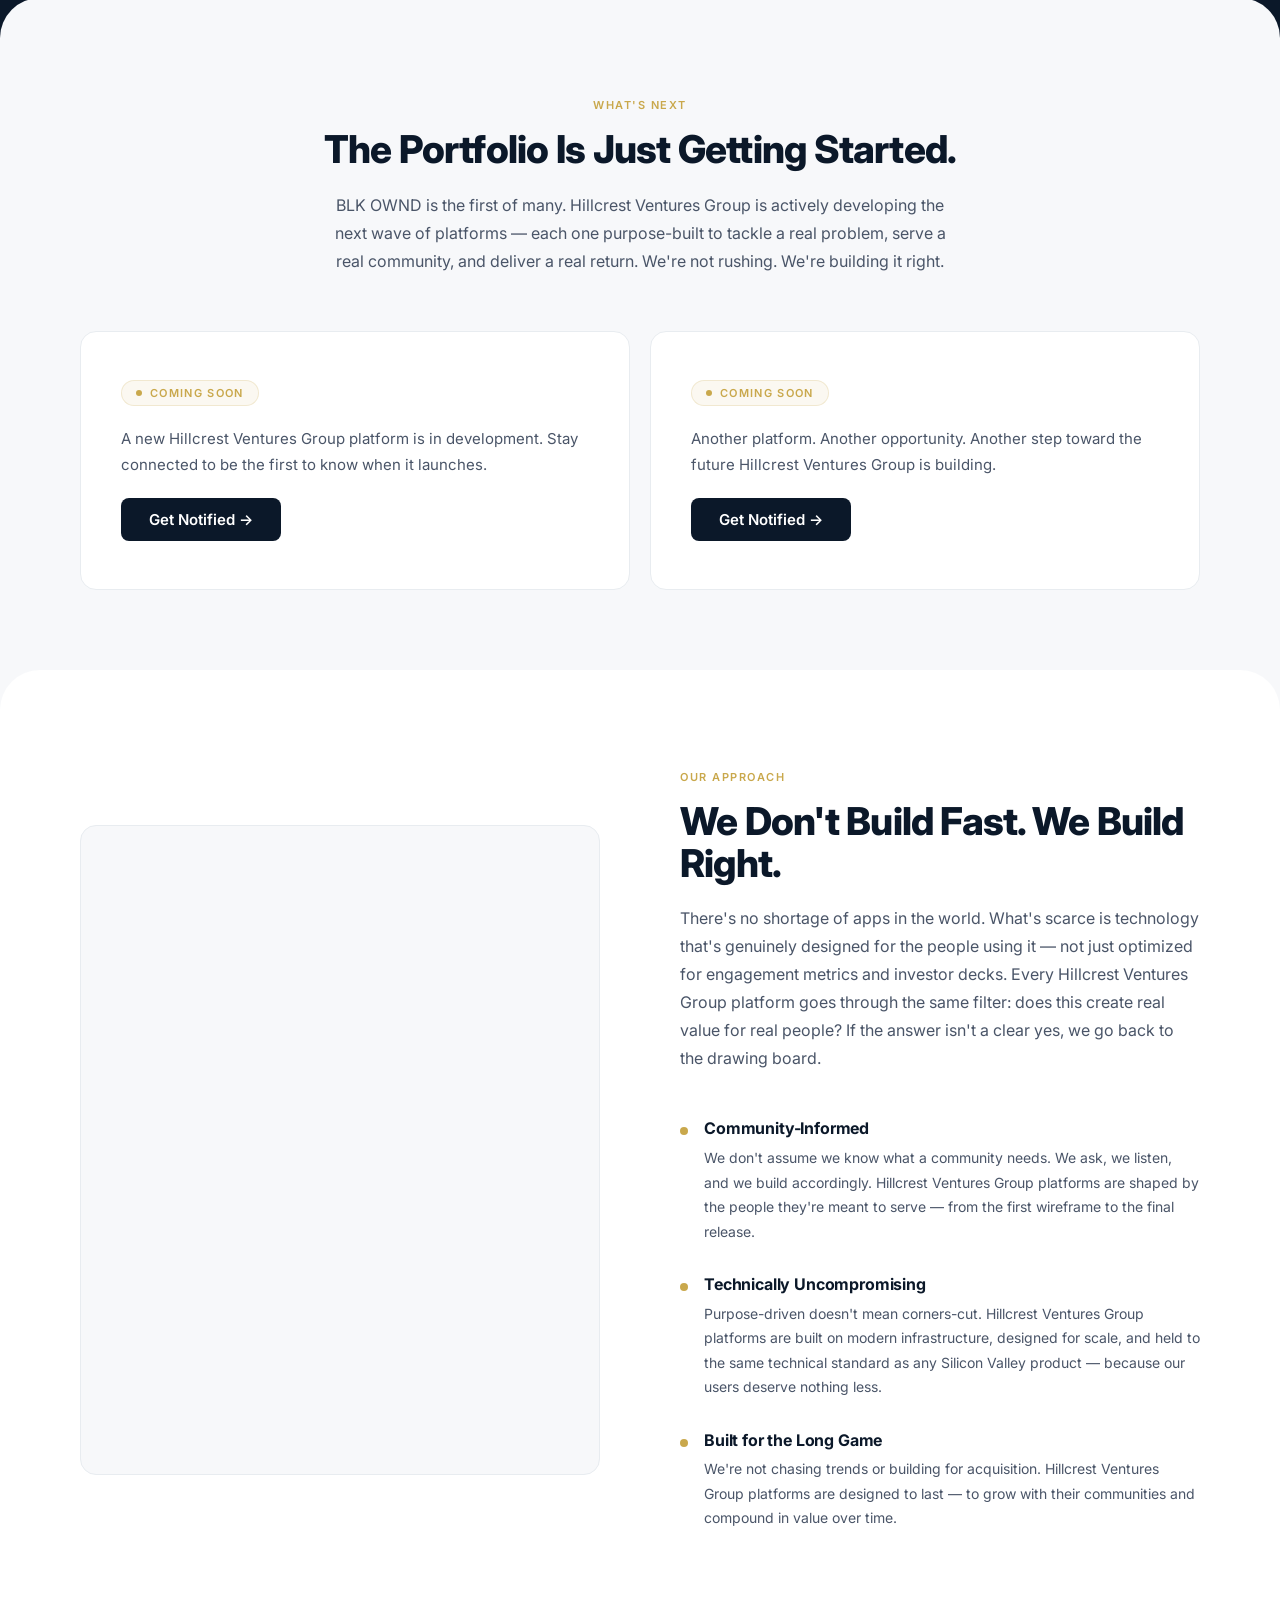
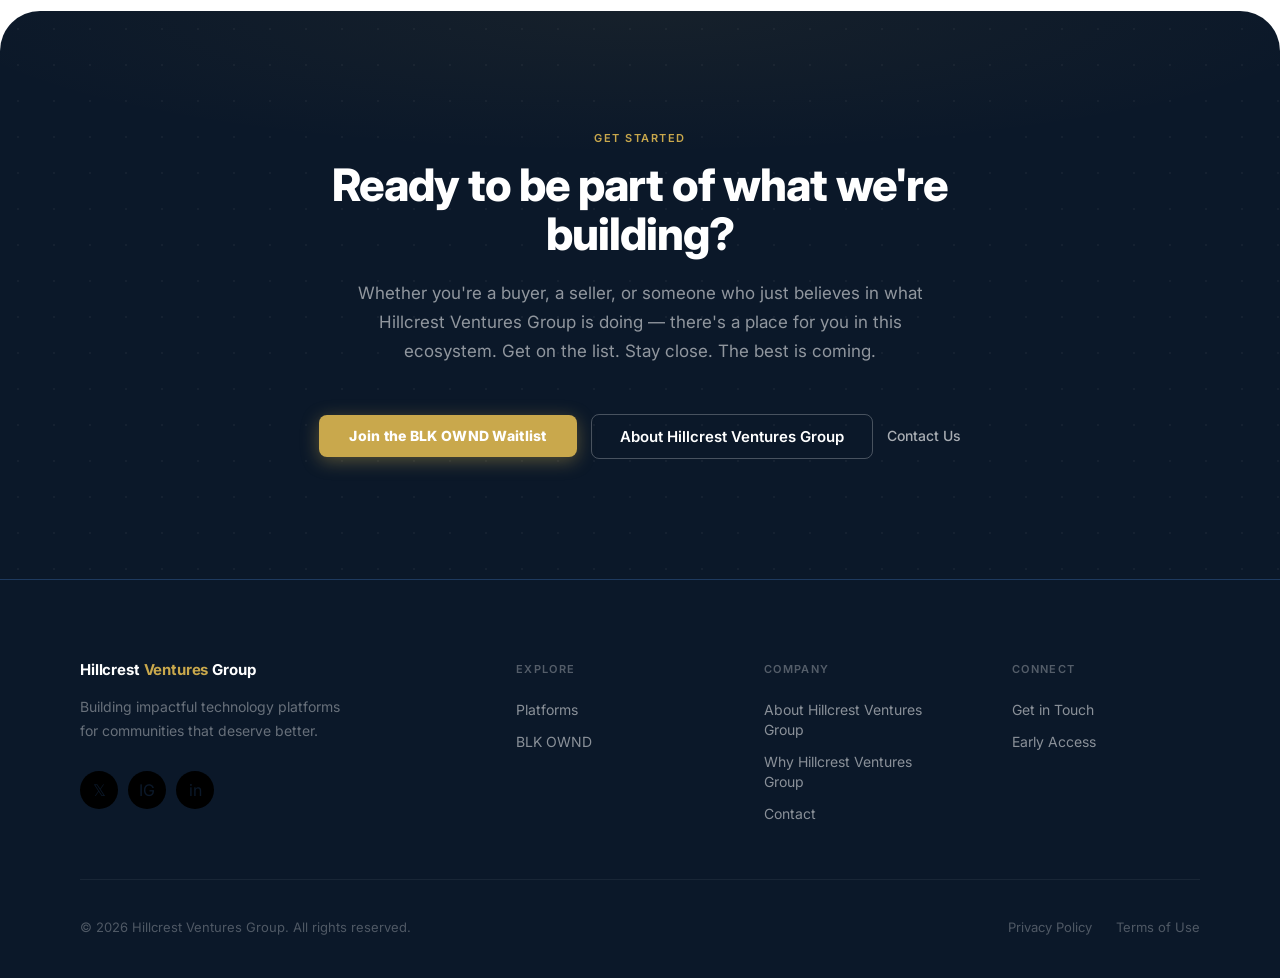
<file: platforms.html>
<!DOCTYPE html>
<html lang="en">
<head>
    <meta charset="UTF-8">
    <meta name="viewport" content="width=device-width, initial-scale=1.0">
    <meta name="description" content="Explore the Hillcrest Ventures Group platform portfolio, starting with BLK OWND — a coming-soon marketplace for Black-owned businesses. Purpose-built technology.">
    <meta name="keywords" content="BLK OWND marketplace, Black-owned business marketplace, shop Black-owned online, support Black businesses online, Hillcrest Ventures Group platforms, purpose-built tech platforms, Black entrepreneur marketplace, digital equity technology">
    <title>Platforms | BLK OWND &amp; More — Hillcrest Ventures Group</title>

    <link rel="preconnect" href="https://fonts.googleapis.com">
    <link rel="preconnect" href="https://fonts.gstatic.com" crossorigin>
    <link href="https://fonts.googleapis.com/css2?family=Inter:wght@300;400;500;600;700;800;900&display=swap" rel="stylesheet">
    <link rel="stylesheet" href="css/styles.css">
    <!-- Google tag (gtag.js) -->
<script async src="https://www.googletagmanager.com/gtag/js?id=G-P19PYDBJL1"></script>
<script>
  window.dataLayer = window.dataLayer || [];
  function gtag(){dataLayer.push(arguments);}
  gtag('js', new Date());

  gtag('config', 'G-P19PYDBJL1');
</script>
</head>
<body>

    <!-- ==================
         NAVIGATION
    ==================== -->
    <nav class="nav" id="nav">
        <a href="index.html" class="nav__logo">Hillcrest <span>Ventures</span> Group</a>

        <ul class="nav__links">
            <li class="nav__has-dropdown">
                <button class="nav__dropdown-trigger">Platforms <span class="nav__chevron">&#8964;</span></button>
                <div class="nav__dropdown">
                    <a href="blk-ownd.html" class="nav__dropdown-item">
                        <span class="nav__dropdown-item-name">BLK OWND</span>
                        <span class="nav__dropdown-item-desc">Black-owned business marketplace</span>
                    </a>
                    <div class="nav__dropdown-divider"></div>
                    <div class="nav__dropdown-soon">More platforms coming soon</div>
                </div>
            </li>
            <li><a href="about.html">About</a></li>
            <li><a href="why-hvg.html">Why Hillcrest Ventures Group</a></li>
            <li><a href="contact.html">Contact</a></li>
            <li><a href="blk-ownd.html" class="nav__cta">BLK OWND</a></li>
        </ul>

        <div class="nav__hamburger" id="hamburger" role="button" tabindex="0" aria-label="Toggle menu">
            <span></span>
            <span></span>
            <span></span>
        </div>
    </nav>

    <div class="nav__mobile-menu" id="mobileMenu">
        <div class="nav__mobile-group">
            <button class="nav__mobile-group-trigger" id="mobilePlatformsTrigger">Platforms <span class="nav__mobile-arrow">+</span></button>
            <div class="nav__mobile-group-items" id="mobilePlatformsItems">
                <a href="blk-ownd.html">BLK OWND</a>
                <span class="nav__mobile-coming">More platforms coming soon</span>
            </div>
        </div>
        <a href="about.html">About</a>
        <a href="why-hvg.html">Why Hillcrest Ventures Group</a>
        <a href="contact.html">Contact</a>
        <a href="blk-ownd.html">BLK OWND &rarr;</a>
    </div>


    <!-- ==================
         01 · PAGE HERO
    ==================== -->
    <!--
        IMAGE INSTRUCTIONS:
        When ready, add background-image to .page-hero in CSS:
            background-image: url('../images/hvg-platforms-hero.jpg');
        The dark overlay (.page-hero::before) will automatically tint it for readability.
        Alt text: "Hillcrest Ventures Group — technology platforms built for Black entrepreneurs and underserved communities."
        File name: hvg-platforms-hero.jpg
    -->
    <section class="page-hero">
        <div class="page-hero__inner">
            <span class="section-label">Our Platforms</span>
            <h1>Platforms Built With Purpose. Designed to Perform.</h1>
            <p class="page-hero__sub">
                At Hillcrest Ventures Group, every platform we build starts with a problem worth solving — and ends with technology that actually works for the people who need it most.
            </p>
            <p class="page-hero__body">
                We're not building apps to add to the noise. We're building infrastructure for a more equitable digital economy — products that are fast, intuitive, and designed to create real opportunity. This is the Hillcrest Ventures Group portfolio.
            </p>
            <div class="page-hero__ctas">
                <a href="#blk-ownd" class="btn btn--primary">Explore BLK OWND</a>
                <!-- <a href="https://blkowndapp.com/join-waitlist/" class="btn btn--white-outline" target="_blank" rel="noopener noreferrer">Join the Waitlist</a> -->
            </div>
        </div>
    </section>


    <!-- ==================
         02 · PLATFORM INTRO
    ==================== -->
    <section class="plat-intro">
        <div class="container--narrow">
            <span class="section-label" data-reveal>The Portfolio</span>
            <h2 data-reveal>One Portfolio. One Mission. Multiple Ways to Move the World Forward.</h2>
            <p class="plat-intro__body" data-reveal>Every platform in the Hillcrest Ventures Group ecosystem is independently powerful and connected by a common thread — the belief that technology should open doors, not close them. We build for the overlooked, the underestimated, and the ambitious. Our platforms are the proof.</p>
        </div>
    </section>


    <!-- ==================
         03 · BLK OWND — FEATURED PLATFORM
    ==================== -->
    <section class="blk-ownd" id="blk-ownd">

        <!-- Section header -->
        <div class="blk-ownd__header">
            <div class="blk-ownd__badge" data-reveal>Featured Platform &middot; Coming Soon</div>
            <div class="blk-ownd__wordmark" data-reveal="scale">BLK <span>OWND</span></div>
            <p class="blk-ownd__tagline" data-reveal>The marketplace where Black-owned businesses get the platform they deserve.</p>
        </div>

        <!-- Split layout: copy left / image right -->
        <div class="container">
            <div class="blk-ownd__split">

                <div class="blk-ownd__copy">
                    <h2 data-reveal>Buy Black. Sell Bold. Build Wealth.</h2>

                    <div class="blk-ownd__copy-group" data-reveal>
                        <span class="blk-ownd__copy-label">For Buyers</span>
                        <p>Finding and supporting Black-owned businesses shouldn't require a Google search and a prayer. BLK OWND is a dedicated marketplace that makes it effortless to discover, shop, and consistently support Black-owned brands — across categories, across the country.</p>
                    </div>

                    <div class="blk-ownd__copy-group" data-reveal>
                        <span class="blk-ownd__copy-label">For Sellers</span>
                        <p>If you're a Black-owned business, you've built something worth finding. BLK OWND gives you a storefront, a community, and a platform engineered to help you grow — without the algorithm bias, the gatekeeping, or the invisible tax of building on someone else's platform.</p>
                    </div>

                    <div class="blk-ownd__copy-group" data-reveal>
                        <span class="blk-ownd__copy-label">The Bigger Picture</span>
                        <p>Every dollar spent on BLK OWND is a dollar that stays in the community. We built this marketplace because economic power starts with economic circulation — and Black communities deserve a platform that's built with that truth at its foundation.</p>
                    </div>
                </div>

                <!--
                    IMAGE: Black business owner lifestyle shot — real and aspirational, not staged.
                    When ready: <img src="images/blk-ownd-lifestyle.jpg" alt="Black-owned business owner preparing orders for the BLK OWND marketplace" />
                    Source: Nappy.co, TONL, or CreateHER Stock
                -->
                <div class="blk-ownd__image-wrap" data-reveal="left"></div>

            </div>
        </div>

        <!-- Feature cards + phone mockup -->
        <div class="blk-ownd__features">
            <div class="container">

                <div class="blk-ownd__features-header" data-reveal>
                    <span class="section-label">What BLK OWND Offers</span>
                    <h3>Built for Every Side of the Marketplace.</h3>
                </div>

                <div class="blk-ownd__cards" data-stagger>

                    <div class="blk-ownd__card">
                        <div class="blk-ownd__card-icon">&#9675;</div>
                        <h4>For Buyers</h4>
                        <p>Discover thousands of Black-owned businesses across categories — fashion, food, wellness, home, services, and more. Search by location, category, or vibe. Shop with confidence knowing every business on the platform is verified.</p>
                    </div>

                    <div class="blk-ownd__card">
                        <div class="blk-ownd__card-icon">&#9651;</div>
                        <h4>For Sellers</h4>
                        <p>List your business, showcase your products or services, and reach a community of buyers who are actively looking to support you. Built-in tools to manage your storefront, track performance, and grow your presence.</p>
                    </div>

                    <div class="blk-ownd__card">
                        <div class="blk-ownd__card-icon">&#9670;</div>
                        <h4>For the Community</h4>
                        <p>BLK OWND isn't just a marketplace — it's a movement. Every transaction is a vote for a more equitable economy. Every business listed is a story worth telling.</p>
                    </div>

                </div>

                <!-- Phone mockup -->
                <!--
                    MOCKUP: When a higher-quality mockup is available, replace blkowndhomepage.png with
                    images/blk-ownd-app-mockup.jpg
                    Alt text: "BLK OWND app interface preview — Black-owned business marketplace coming soon"
                -->
                <div class="blk-ownd__mockup">
                    <span class="blk-ownd__mockup-status" data-reveal>Status: Coming Soon</span>
                    <div class="blk-ownd__mockup-phone-wrap" data-reveal="scale">
                        <div class="blk-ownd__mockup-glow"></div>
                        <div class="blk-ownd__phone-frame">
                            <img src="images/blkowndhomepage.png" alt="BLK OWND app interface preview — Black-owned business marketplace coming soon" />
                        </div>
                    </div>
                    <div class="blk-ownd__mockup-ctas" data-reveal>
                        <a href="https://blkowndapp.com/join-waitlist/" class="btn btn--gold" target="_blank" rel="noopener noreferrer">Join the Waitlist</a>
                        <a href="#blk-ownd" class="btn btn--white-outline">Learn More About BLK OWND</a>
                    </div>
                </div>

            </div>
        </div>

    </section>


    <!-- ==================
         04 · MORE PLATFORMS — COMING SOON
    ==================== -->
    <section class="coming-soon">
        <div class="container">

            <div class="coming-soon__header" data-reveal>
                <span class="section-label">What's Next</span>
                <h2>The Portfolio Is Just Getting Started.</h2>
                <p>BLK OWND is the first of many. Hillcrest Ventures Group is actively developing the next wave of platforms — each one purpose-built to tackle a real problem, serve a real community, and deliver a real return. We're not rushing. We're building it right.</p>
            </div>

            <div class="coming-soon__grid" data-stagger>
                <div class="coming-soon__card">
                    <div class="coming-soon__status">Coming Soon</div>
                    <p>A new Hillcrest Ventures Group platform is in development. Stay connected to be the first to know when it launches.</p>
                    <a href="contact.html" class="btn btn--navy">Get Notified &rarr;</a>
                </div>
                <div class="coming-soon__card">
                    <div class="coming-soon__status">Coming Soon</div>
                    <p>Another platform. Another opportunity. Another step toward the future Hillcrest Ventures Group is building.</p>
                    <a href="contact.html" class="btn btn--navy">Get Notified &rarr;</a>
                </div>
            </div>

        </div>
    </section>


    <!-- ==================
         05 · WHY HILLCREST VENTURES GROUP BUILDS DIFFERENTLY
    ==================== -->
    <section class="builds-diff">
        <div class="container">
            <div class="builds-diff__split">

                <!--
                    IMAGE: Editorial/behind-the-scenes — team in discussion, whiteboard, or hands on keyboard.
                    Should feel genuine, not overly corporate.
                    When ready: <img src="images/hvg-builds-differently.jpg" alt="Hillcrest Ventures Group team — crafting purposeful technology" />
                    Source: Original photography preferred; Unsplash as fallback.
                -->
                <div class="builds-diff__image-wrap" data-reveal="left"></div>

                <div class="builds-diff__copy" data-reveal="right">
                    <span class="section-label">Our Approach</span>
                    <h2>We Don't Build Fast. We Build Right.</h2>
                    <p>There's no shortage of apps in the world. What's scarce is technology that's genuinely designed for the people using it — not just optimized for engagement metrics and investor decks. Every Hillcrest Ventures Group platform goes through the same filter: does this create real value for real people? If the answer isn't a clear yes, we go back to the drawing board.</p>

                    <div class="builds-diff__principles">

                        <div class="builds-diff__principle">
                            <div class="builds-diff__principle-icon">&#9679;</div>
                            <div>
                                <h4>Community-Informed</h4>
                                <p>We don't assume we know what a community needs. We ask, we listen, and we build accordingly. Hillcrest Ventures Group platforms are shaped by the people they're meant to serve — from the first wireframe to the final release.</p>
                            </div>
                        </div>

                        <div class="builds-diff__principle">
                            <div class="builds-diff__principle-icon">&#9679;</div>
                            <div>
                                <h4>Technically Uncompromising</h4>
                                <p>Purpose-driven doesn't mean corners-cut. Hillcrest Ventures Group platforms are built on modern infrastructure, designed for scale, and held to the same technical standard as any Silicon Valley product — because our users deserve nothing less.</p>
                            </div>
                        </div>

                        <div class="builds-diff__principle">
                            <div class="builds-diff__principle-icon">&#9679;</div>
                            <div>
                                <h4>Built for the Long Game</h4>
                                <p>We're not chasing trends or building for acquisition. Hillcrest Ventures Group platforms are designed to last — to grow with their communities and compound in value over time.</p>
                            </div>
                        </div>

                    </div>
                </div>

            </div>
        </div>
    </section>


    <!-- ==================
         06 · CLOSING CTA
    ==================== -->
    <section class="plat-cta">
        <div class="plat-cta__inner">
            <span class="section-label" style="display:block; text-align:center;" data-reveal>Get Started</span>
            <h2 data-reveal>Ready to be part of what we're building?</h2>
            <p class="plat-cta__body" data-reveal>Whether you're a buyer, a seller, or someone who just believes in what Hillcrest Ventures Group is doing — there's a place for you in this ecosystem. Get on the list. Stay close. The best is coming.</p>
            <div class="plat-cta__ctas" data-reveal>
                <a href="https://blkowndapp.com/join-waitlist/" class="btn btn--gold" target="_blank" rel="noopener noreferrer">Join the BLK OWND Waitlist</a>
                <a href="about.html" class="btn btn--white-outline">About Hillcrest Ventures Group</a>
                <a href="contact.html" class="btn btn--navy-ghost">Contact Us</a>
            </div>
        </div>
    </section>


    <!-- ==================
         FOOTER
    ==================== -->
    <footer class="footer">
        <div class="container">
            <div class="footer__top">
                <div>
                    <div class="footer__brand-name">Hillcrest <span>Ventures</span> Group</div>
                    <p class="footer__tagline">Building impactful technology platforms for communities that deserve better.</p>
                    <div class="footer__social">
                        <a href="#" class="footer__social-link" aria-label="Twitter/X">&#120143;</a>
                        <a href="#" class="footer__social-link" aria-label="Instagram">IG</a>
                        <a href="#" class="footer__social-link" aria-label="LinkedIn">in</a>
                    </div>
                </div>
                <div>
                    <p class="footer__col-title">Explore</p>
                    <ul class="footer__links">
                        <li><a href="platforms.html">Platforms</a></li>
                        <li><a href="platforms.html">BLK OWND</a></li>
                    </ul>
                </div>
                <div>
                    <p class="footer__col-title">Company</p>
                    <ul class="footer__links">
                        <li><a href="about.html">About Hillcrest Ventures Group</a></li>
                        <li><a href="why-hvg.html">Why Hillcrest Ventures Group</a></li>
                        <li><a href="contact.html">Contact</a></li>
                    </ul>
                </div>
                <div>
                    <p class="footer__col-title">Connect</p>
                    <ul class="footer__links">
                        <li><a href="contact.html">Get in Touch</a></li>
                        <li><a href="https://blkowndapp.com/join-waitlist/" target="_blank" rel="noopener noreferrer">Early Access</a></li>
                    </ul>
                </div>
            </div>

            <div class="footer__bottom">
                <p class="footer__copy">&copy; 2026 Hillcrest Ventures Group. All rights reserved.</p>
                <div class="footer__legal">
                    <a href="#">Privacy Policy</a>
                    <a href="#">Terms of Use</a>
                </div>
            </div>
        </div>
    </footer>

    <script src="js/main.js"></script>

</body>
</html>
</file>
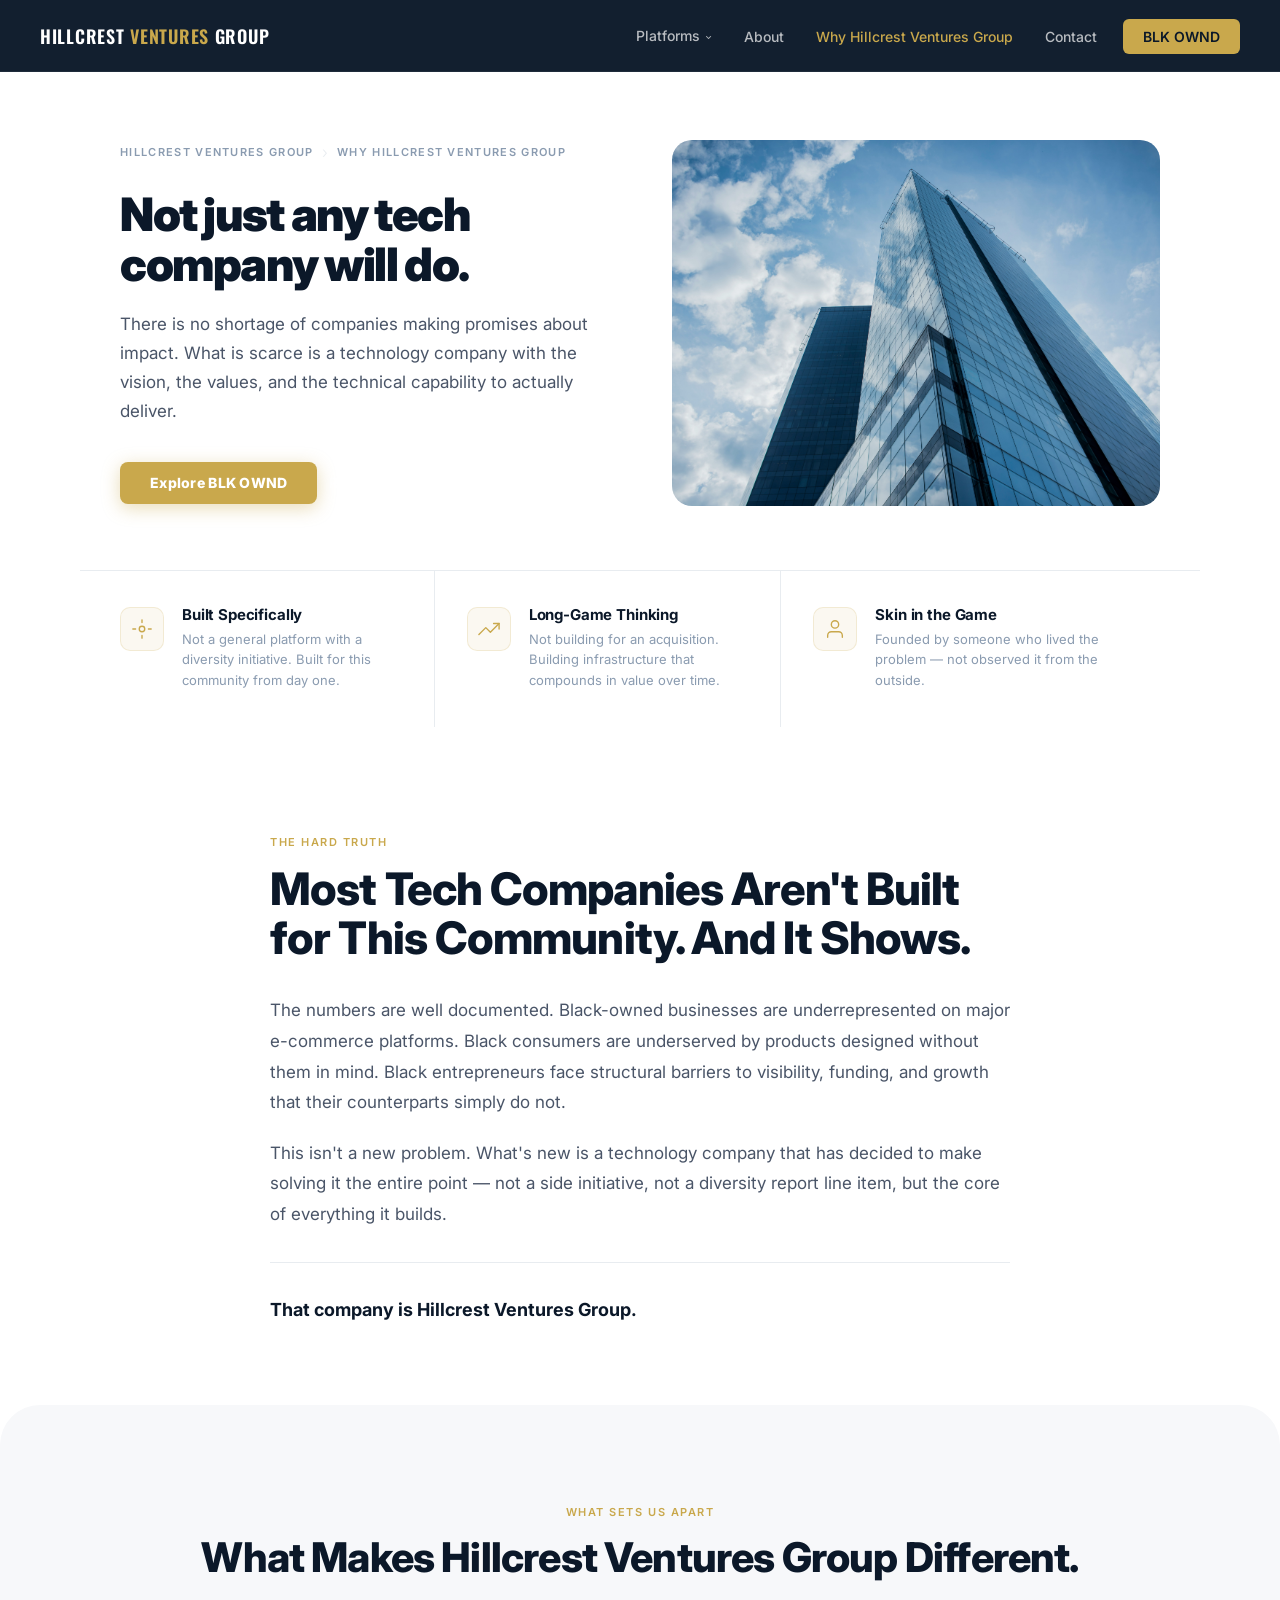
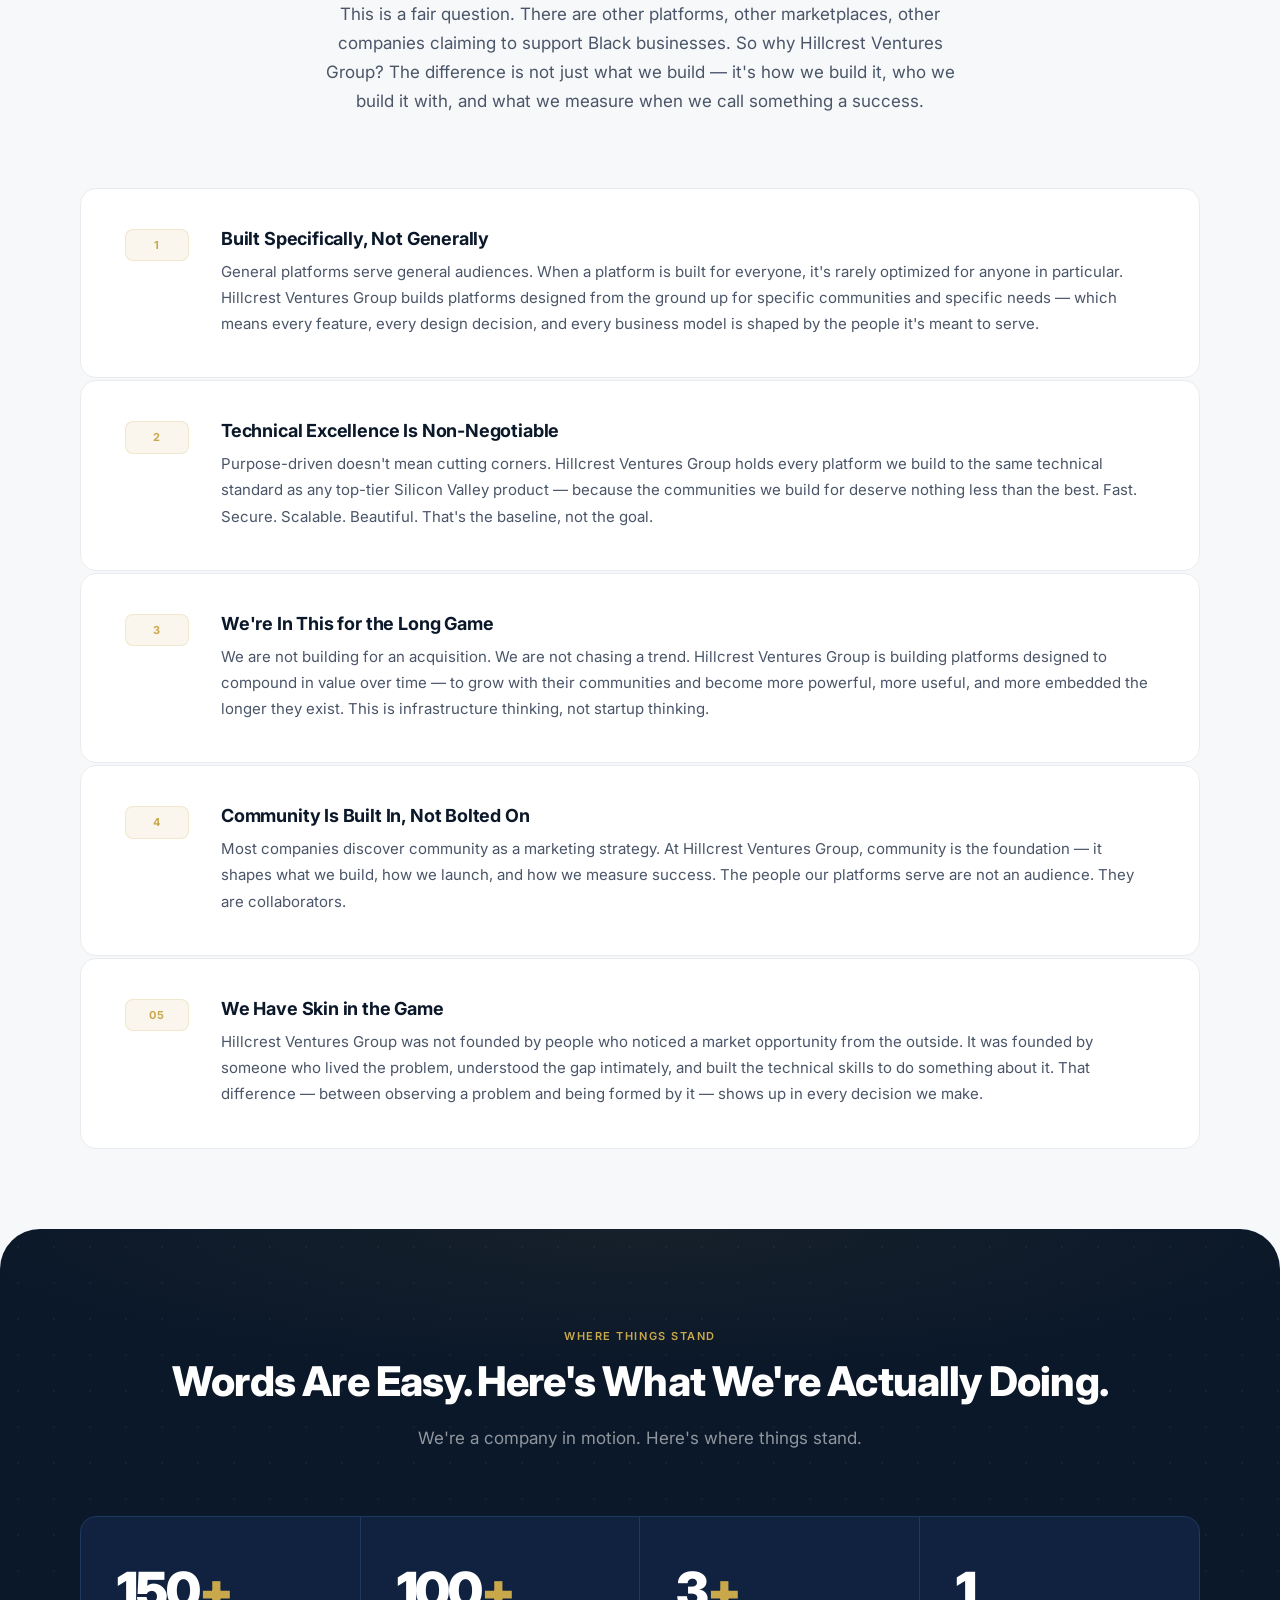
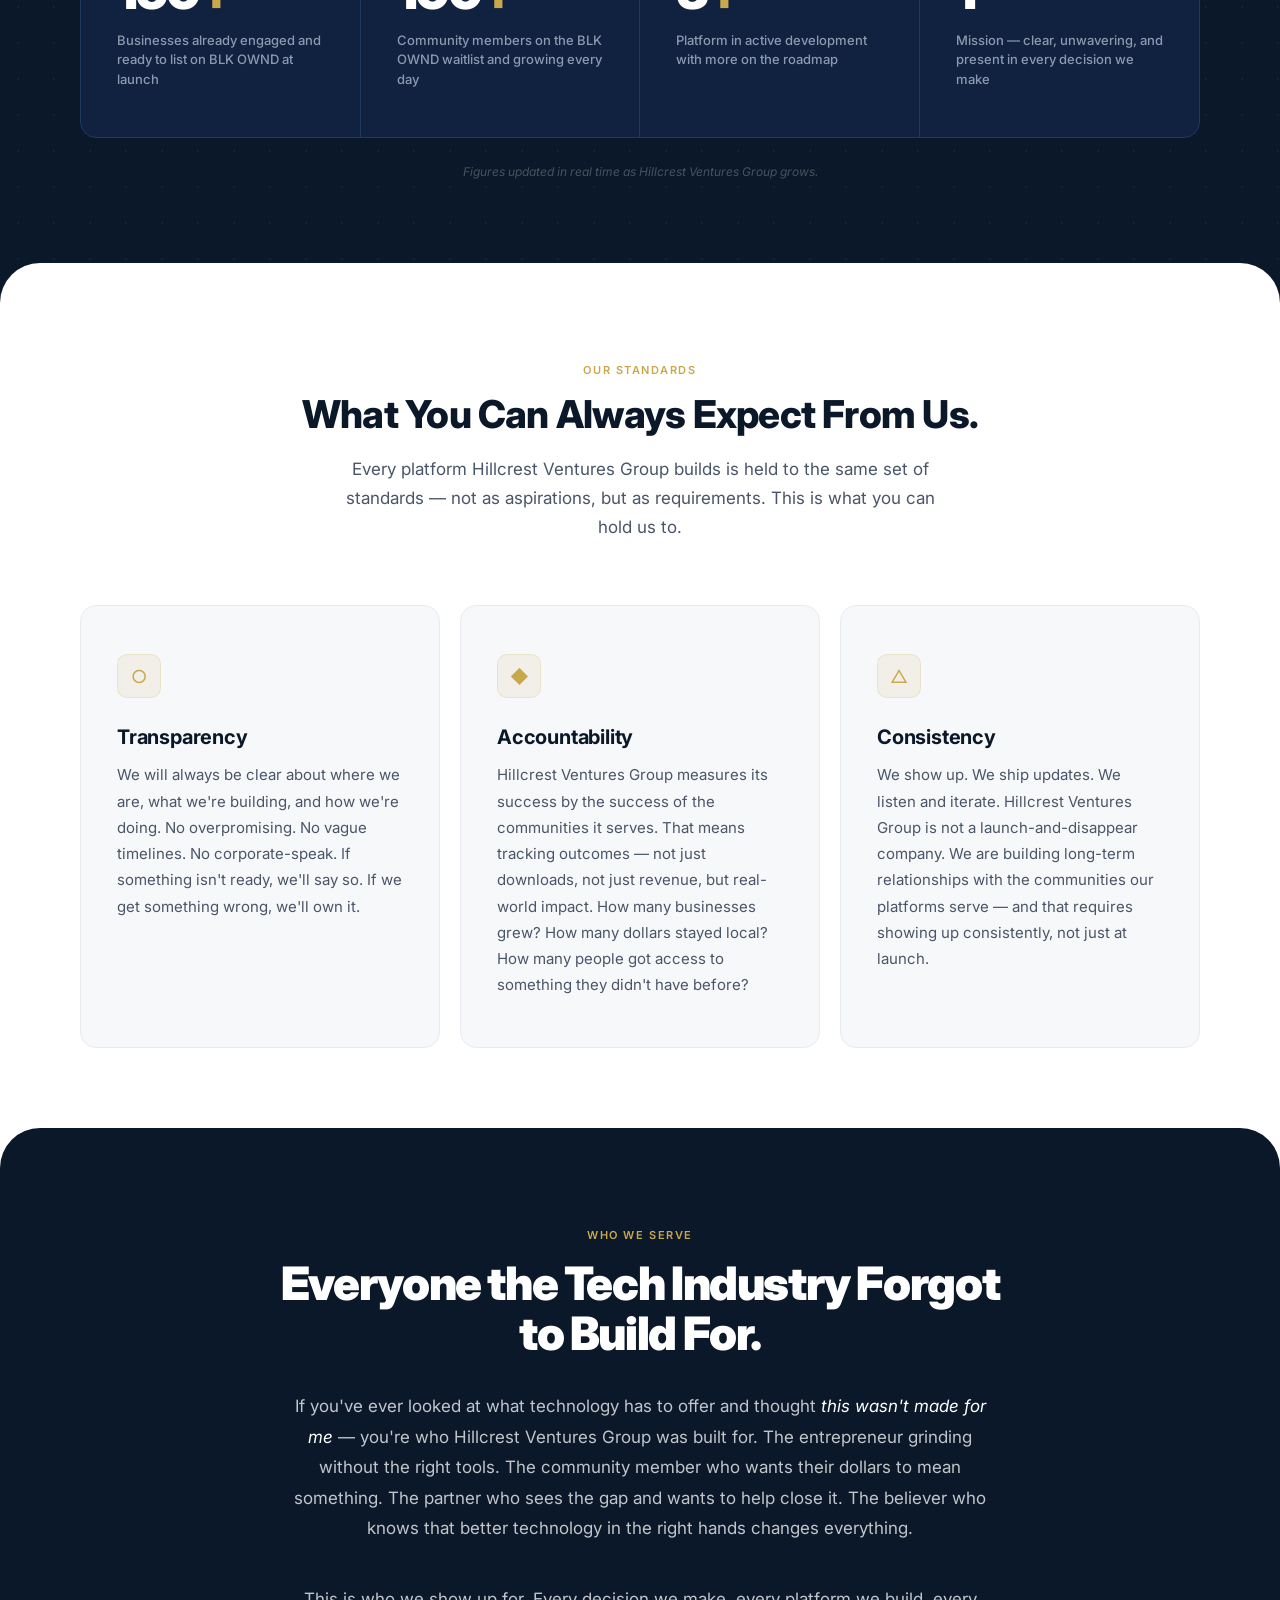
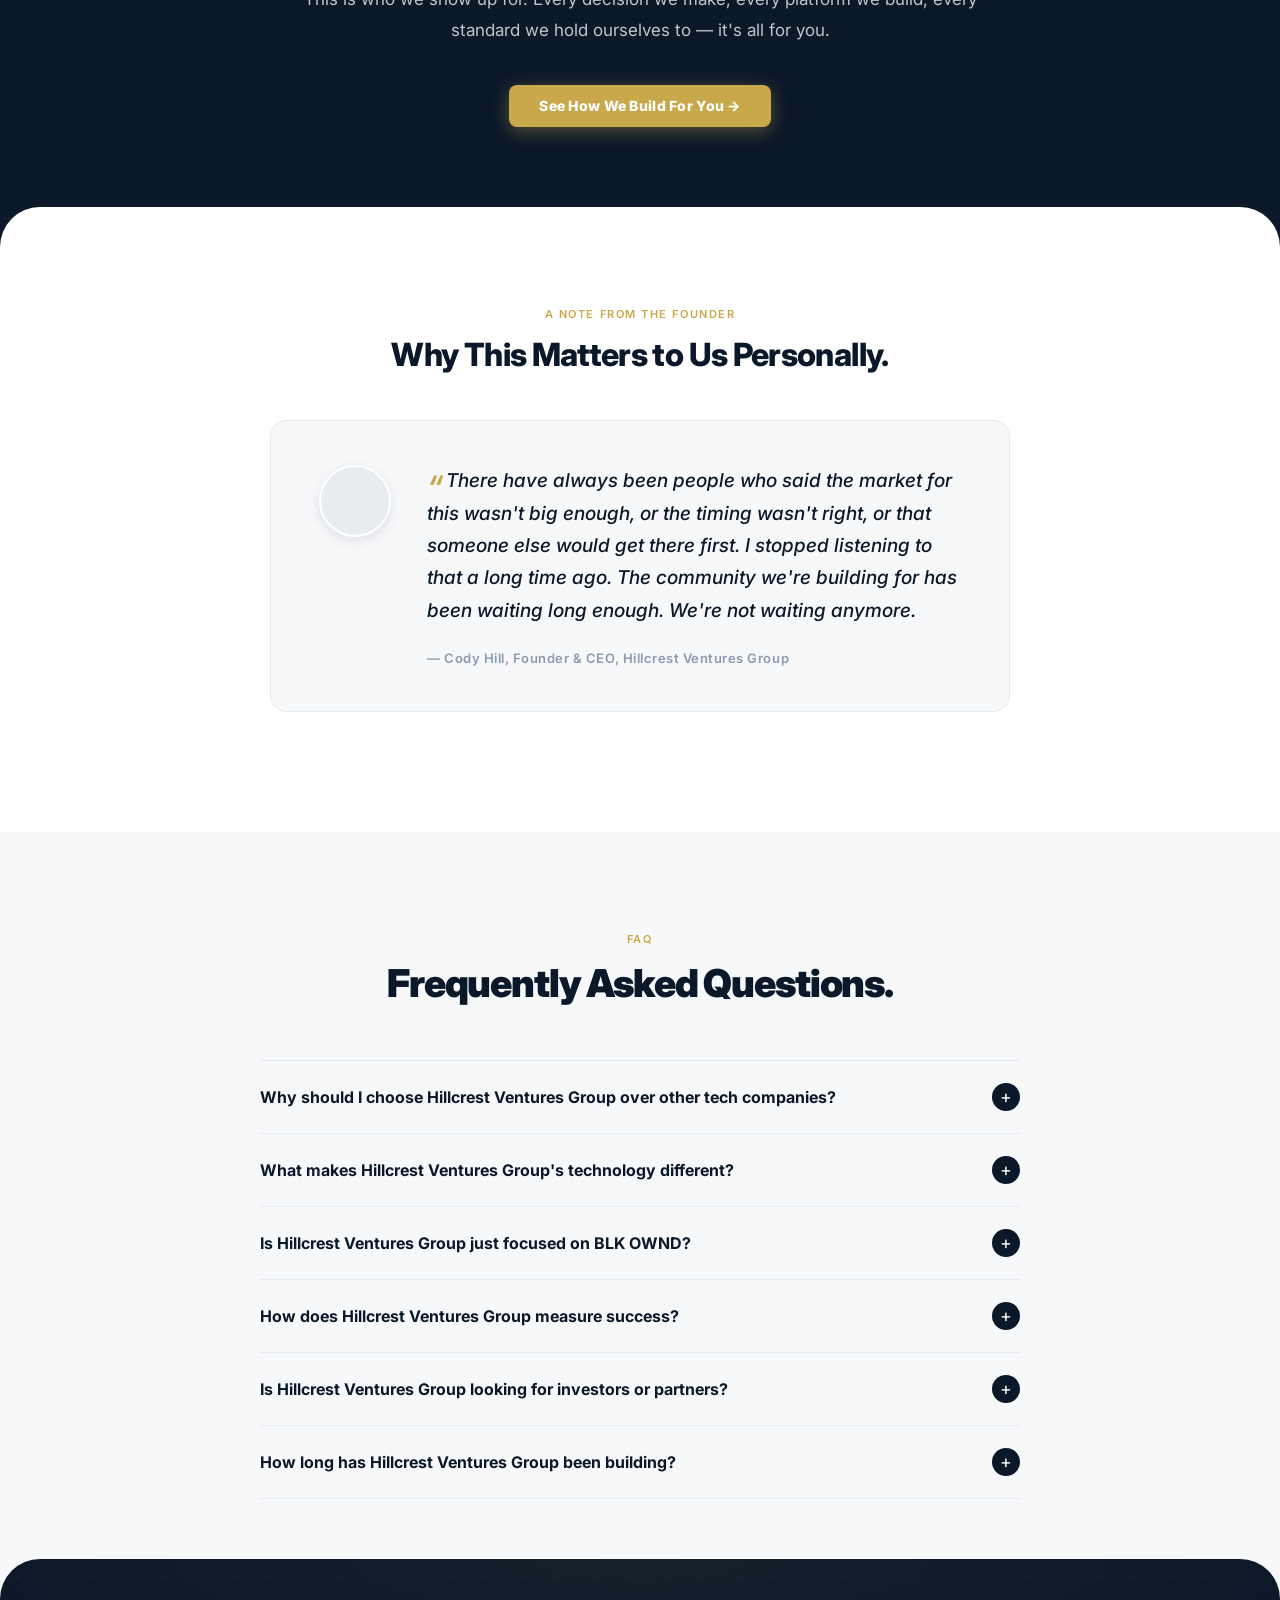
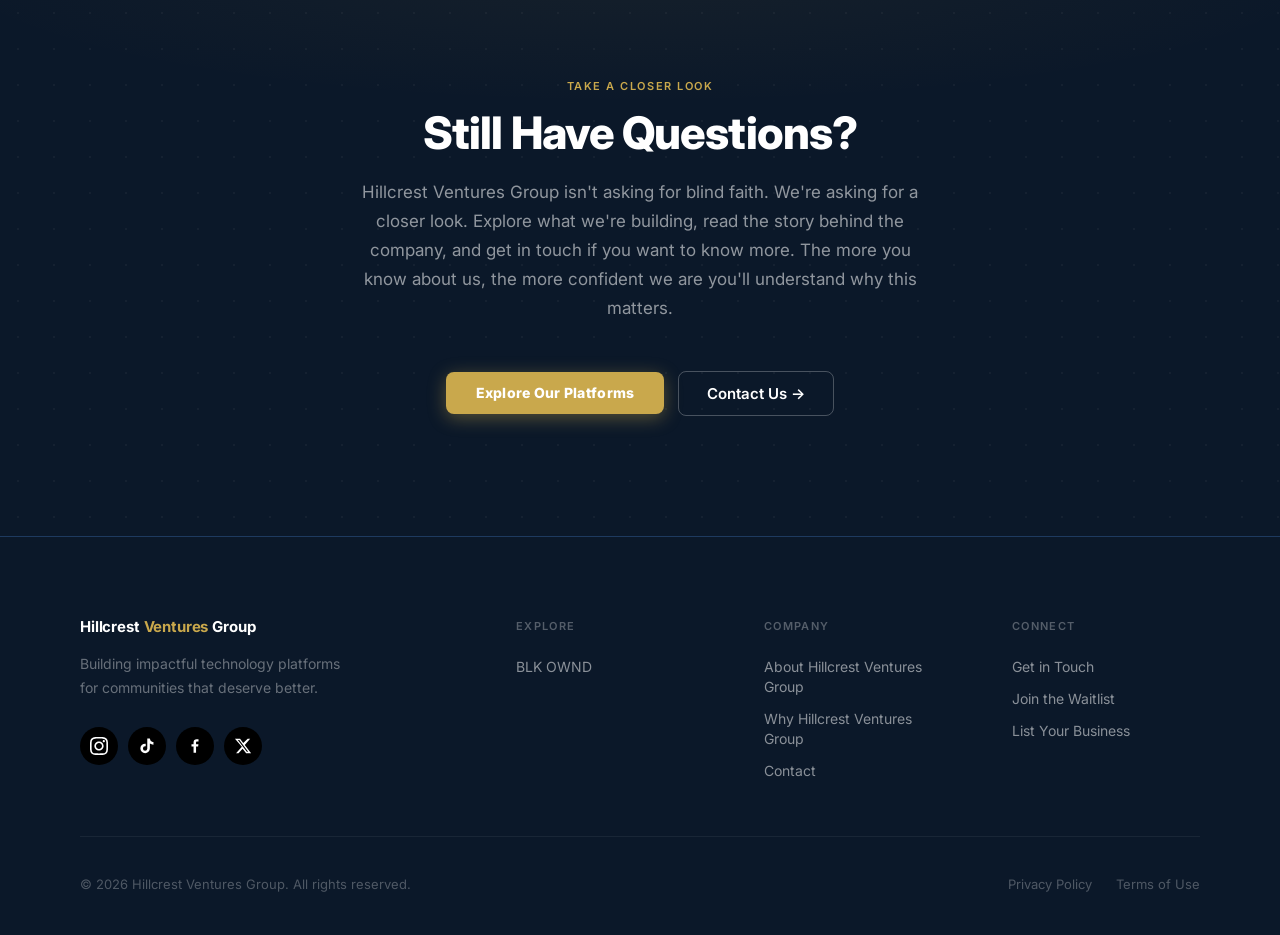
<file: why-hvg.html>
<!DOCTYPE html>
<html lang="en">
<head>
    <meta charset="UTF-8">
    <meta name="viewport" content="width=device-width, initial-scale=1.0">
    <meta name="description" content="Discover why Hillcrest Ventures Group is the technology company built specifically for Black communities — our approach, our standards, and what sets us apart.">
    <meta name="keywords" content="why Hillcrest Ventures Group, Black-owned technology company, tech company built for Black communities, purpose-driven technology, Black entrepreneur platform, equity in tech, Black business technology solutions, community-driven tech company, Black-owned business marketplace platform">
    <title>Why Hillcrest Ventures Group | Built Different. Built to Last.</title>

    <!-- Favicon — add favicon.ico + favicon-180.png to images/ before launch -->
    <link rel="icon" type="image/png" sizes="32x32" href="images/favicon-32x32.png">
    <link rel="icon" type="image/png" sizes="16x16" href="images/favicon-16x16.png">
    

    <!-- Open Graph / Social Sharing -->
    <meta property="og:type" content="website">
    <meta property="og:site_name" content="Hillcrest Ventures Group">
    <meta property="og:title" content="Why Hillcrest Ventures Group | Built Different. Built to Last.">
    <meta property="og:description" content="Discover why Hillcrest Ventures Group is the technology company built specifically for Black communities — our approach, our standards, and what sets us apart.">
    <meta property="og:url" content="https://hillcrestventuresgroup.com/why-hvg.html">
    <meta property="og:image" content="https://hillcrestventuresgroup.com/images/hvg-social-share.jpg">
    <meta name="twitter:card" content="summary_large_image">
    <meta name="twitter:title" content="Why Hillcrest Ventures Group | Built Different. Built to Last.">
    <meta name="twitter:description" content="Discover why Hillcrest Ventures Group is the technology company built specifically for Black communities — our approach, our standards, and what sets us apart.">
    <meta name="twitter:image" content="https://hillcrestventuresgroup.com/images/hvg-social-share.jpg">

    <link rel="preconnect" href="https://fonts.googleapis.com">
    <link rel="preconnect" href="https://fonts.gstatic.com" crossorigin>
    <link href="https://fonts.googleapis.com/css2?family=Inter:wght@300;400;500;600;700;800;900&family=Oswald:wght@400;500;600;700&display=swap" rel="stylesheet">
    <link rel="stylesheet" href="css/styles.css">
<script type="application/ld+json">
{
  "@context": "https://schema.org",
  "@type": "Organization",
  "name": "Hillcrest Ventures Group",
  "url": "https://www.hillcrestventuresgroup.com",
  "logo": "https://www.hillcrestventuresgroup.com/images/hillcrest-ventures-group-logo.png",
  "description": "Hillcrest Ventures Group is a technology company that builds impactful platforms designed to expand access, create opportunity, and drive economic empowerment for communities that have been underserved by the mainstream tech industry.",
  "foundingDate": "2024",
  "founder": {
    "@type": "Person",
    "name": "Cody Hill",
    "jobTitle": "Founder & CEO",
    "url": "https://www.hillcrestventuresgroup.com/about"
  },
  "sameAs": [
    "https://www.linkedin.com/company/hillcrestventuresgroup",
    "https://www.instagram.com/hillcrestventuresgroup",
    "https://www.twitter.com/hillcrestventures"
  ],
  "contactPoint": {
    "@type": "ContactPoint",
    "contactType": "General Inquiry",
    "email": "hello@hillcrestventuresgroup.com",
    "url": "https://www.hillcrestventuresgroup.com/contact"
  },
  "areaServed": "US",
  "knowsAbout": [
    "Technology Platforms",
    "Black-Owned Business Marketplace",
    "Digital Equity",
    "Community-Driven Technology",
    "Black Entrepreneurship"
  ]
}
</script>
<script type="application/ld+json">
{
  "@context": "https://schema.org",
  "@type": "FAQPage",
  "mainEntity": [
    {
      "@type": "Question",
      "name": "Why should I choose Hillcrest Ventures Group?",
      "acceptedAnswer": {
        "@type": "Answer",
        "text": "Because Hillcrest Ventures Group is the only technology company that has made your community the entire point — not a secondary market, not a diversity initiative, not an afterthought. Every platform we build, every standard we hold ourselves to, and every decision we make starts and ends with the communities we serve."
      }
    },
    {
      "@type": "Question",
      "name": "What makes Hillcrest Ventures Group's technology different?",
      "acceptedAnswer": {
        "@type": "Answer",
        "text": "Two things that rarely exist together — purpose and technical excellence. Hillcrest Ventures Group holds every platform we build to the same technical standard as any world-class product, because the communities we serve deserve nothing less than the best."
      }
    },
    {
      "@type": "Question",
      "name": "Is Hillcrest Ventures Group just focused on BLK OWND?",
      "acceptedAnswer": {
        "@type": "Answer",
        "text": "No. BLK OWND is the first Hillcrest Ventures Group platform but it is not the last. The company is actively developing the next generation of platforms, each one purpose-built to address a real problem for an underserved community."
      }
    },
    {
      "@type": "Question",
      "name": "How does Hillcrest Ventures Group measure success?",
      "acceptedAnswer": {
        "@type": "Answer",
        "text": "Not just in revenue or downloads — in outcomes. How many businesses got discovered? How many dollars stayed in the community? How many people got access to something they didn't have before? Those are the numbers Hillcrest Ventures Group optimizes for."
      }
    },
    {
      "@type": "Question",
      "name": "Is Hillcrest Ventures Group looking for investors or partners?",
      "acceptedAnswer": {
        "@type": "Answer",
        "text": "Hillcrest Ventures Group is actively building relationships with organizations, brands, and individuals who share our mission. If you see an opportunity to collaborate or invest, reach out through the Contact page."
      }
    },
    {
      "@type": "Question",
      "name": "How long has Hillcrest Ventures Group been building?",
      "acceptedAnswer": {
        "@type": "Answer",
        "text": "Hillcrest Ventures Group is an early-stage technology company actively in the process of launching its first platform, BLK OWND. The foundation has been built deliberately and with long-term impact in mind."
      }
    }
  ]
}
</script>
</head>
<body>

    <!-- ==================
         NAVIGATION
    ==================== -->
    <nav class="nav" id="nav">
        <a href="index.html" class="nav__logo">Hillcrest <span>Ventures</span> Group</a>

        <ul class="nav__links">
            <li class="nav__has-dropdown">
                <button class="nav__dropdown-trigger">Platforms <span class="nav__chevron">&#8964;</span></button>
                <div class="nav__dropdown">
                    <a href="blk-ownd.html" class="nav__dropdown-item">
                        <span class="nav__dropdown-item-name">BLK OWND</span>
                        <span class="nav__dropdown-item-desc">Black-owned business marketplace</span>
                    </a>
                    <div class="nav__dropdown-divider"></div>
                    <div class="nav__dropdown-soon">More platforms coming soon</div>
                </div>
            </li>
            <li><a href="about.html">About</a></li>
            <li><a href="why-hvg.html">Why Hillcrest Ventures Group</a></li>
            <li><a href="contact.html">Contact</a></li>
            <li><a href="blk-ownd.html" class="nav__cta">BLK OWND</a></li>
        </ul>

        <div class="nav__hamburger" id="hamburger" role="button" tabindex="0" aria-label="Toggle menu">
            <span></span>
            <span></span>
            <span></span>
        </div>
    </nav>

    <div class="nav__mobile-menu" id="mobileMenu">
        <div class="nav__mobile-group">
            <button class="nav__mobile-group-trigger" id="mobilePlatformsTrigger">Platforms <span class="nav__mobile-arrow">+</span></button>
            <div class="nav__mobile-group-items" id="mobilePlatformsItems">
                <a href="blk-ownd.html">BLK OWND</a>
                <span class="nav__mobile-coming">More platforms coming soon</span>
            </div>
        </div>
        <a href="about.html">About</a>
        <a href="why-hvg.html">Why Hillcrest Ventures Group</a>
        <a href="contact.html">Contact</a>
        <a href="blk-ownd.html">BLK OWND &rarr;</a>
    </div>


    <!-- ==================
         01 · PAGE HERO
    ==================== -->
    <section class="page-hero" id="page-hero-why">
        <div class="container">
            <div class="page-hero__grid">

                <div class="page-hero__copy">
                    <nav class="page-hero__breadcrumb" aria-label="Breadcrumb">
                        <a href="index.html">Hillcrest Ventures Group</a>
                        <span class="page-hero__breadcrumb-sep">›</span>
                        <span>Why Hillcrest Ventures Group</span>
                    </nav>
                    <h1>Not just any tech company will do.</h1>
                    <p>There is no shortage of companies making promises about impact. What is scarce is a technology company with the vision, the values, and the technical capability to actually deliver.</p>
                    <div class="page-hero__cta-row">
                        <a href="blk-ownd.html" class="btn btn--gold">Explore BLK OWND</a>
                        <a href="about.html" class="btn btn--navy-ghost">Read Our Story &rarr;</a>
                    </div>
                </div>

                <div class="page-hero__image">
                    <img src="images/why-hvg.jpg" alt="Why Hillcrest Ventures Group — built different, built to last" loading="eager">
                </div>

            </div>

            <div class="page-hero__callouts">

                <div class="page-hero__callout">
                    <div class="page-hero__callout-icon">
                        <svg xmlns="http://www.w3.org/2000/svg" viewBox="0 0 24 24"><circle cx="12" cy="12" r="3"/><path d="M12 2v3M12 19v3M2 12h3M19 12h3"/></svg>
                    </div>
                    <div class="page-hero__callout-text">
                        <h4>Built Specifically</h4>
                        <p>Not a general platform with a diversity initiative. Built for this community from day one.</p>
                    </div>
                </div>

                <div class="page-hero__callout">
                    <div class="page-hero__callout-icon">
                        <svg xmlns="http://www.w3.org/2000/svg" viewBox="0 0 24 24"><polyline points="23,6 13.5,15.5 8.5,10.5 1,18"/><polyline points="17,6 23,6 23,12"/></svg>
                    </div>
                    <div class="page-hero__callout-text">
                        <h4>Long-Game Thinking</h4>
                        <p>Not building for an acquisition. Building infrastructure that compounds in value over time.</p>
                    </div>
                </div>

                <div class="page-hero__callout">
                    <div class="page-hero__callout-icon">
                        <svg xmlns="http://www.w3.org/2000/svg" viewBox="0 0 24 24"><path d="M20 21v-2a4 4 0 00-4-4H8a4 4 0 00-4 4v2"/><circle cx="12" cy="7" r="4"/></svg>
                    </div>
                    <div class="page-hero__callout-text">
                        <h4>Skin in the Game</h4>
                        <p>Founded by someone who lived the problem — not observed it from the outside.</p>
                    </div>
                </div>

            </div>
        </div>
    </section>


    <!-- ==================
         02 · THE HARD TRUTH
    ==================== -->
    <section class="why-truth">
        <div class="why-truth__inner">
            <span class="section-label" data-reveal>The Hard Truth</span>
            <h2 data-reveal>Most Tech Companies Aren't Built for This Community. And It Shows.</h2>
            <p class="why-truth__body" data-reveal>The numbers are well documented. Black-owned businesses are underrepresented on major e-commerce platforms. Black consumers are underserved by products designed without them in mind. Black entrepreneurs face structural barriers to visibility, funding, and growth that their counterparts simply do not.</p>
            <p class="why-truth__body" data-reveal>This isn't a new problem. What's new is a technology company that has decided to make solving it the entire point — not a side initiative, not a diversity report line item, but the core of everything it builds.</p>
            <p class="why-truth__closer" data-reveal>That company is Hillcrest Ventures Group.</p>
        </div>
    </section>


    <!-- ==================
         03 · WHY NOT SOMEONE ELSE
    ==================== -->
    <section class="why-diff">
        <div class="container">

            <div class="why-diff__header" data-reveal>
                <span class="section-label">What Sets Us Apart</span>
                <h2>What Makes Hillcrest Ventures Group Different.</h2>
                <p>This is a fair question. There are other platforms, other marketplaces, other companies claiming to support Black businesses. So why Hillcrest Ventures Group? The difference is not just what we build — it's how we build it, who we build it with, and what we measure when we call something a success.</p>
            </div>

            <div class="why-diff__items" data-stagger>

                <div class="why-diff__item">
                    <div class="why-diff__number">1</div>
                    <div>
                        <h3>Built Specifically, Not Generally</h3>
                        <p>General platforms serve general audiences. When a platform is built for everyone, it's rarely optimized for anyone in particular. Hillcrest Ventures Group builds platforms designed from the ground up for specific communities and specific needs — which means every feature, every design decision, and every business model is shaped by the people it's meant to serve.</p>
                    </div>
                </div>

                <div class="why-diff__item">
                    <div class="why-diff__number">2</div>
                    <div>
                        <h3>Technical Excellence Is Non-Negotiable</h3>
                        <p>Purpose-driven doesn't mean cutting corners. Hillcrest Ventures Group holds every platform we build to the same technical standard as any top-tier Silicon Valley product — because the communities we build for deserve nothing less than the best. Fast. Secure. Scalable. Beautiful. That's the baseline, not the goal.</p>
                    </div>
                </div>

                <div class="why-diff__item">
                    <div class="why-diff__number">3</div>
                    <div>
                        <h3>We're In This for the Long Game</h3>
                        <p>We are not building for an acquisition. We are not chasing a trend. Hillcrest Ventures Group is building platforms designed to compound in value over time — to grow with their communities and become more powerful, more useful, and more embedded the longer they exist. This is infrastructure thinking, not startup thinking.</p>
                    </div>
                </div>

                <div class="why-diff__item">
                    <div class="why-diff__number">4</div>
                    <div>
                        <h3>Community Is Built In, Not Bolted On</h3>
                        <p>Most companies discover community as a marketing strategy. At Hillcrest Ventures Group, community is the foundation — it shapes what we build, how we launch, and how we measure success. The people our platforms serve are not an audience. They are collaborators.</p>
                    </div>
                </div>

                <div class="why-diff__item">
                    <div class="why-diff__number">05</div>
                    <div>
                        <h3>We Have Skin in the Game</h3>
                        <p>Hillcrest Ventures Group was not founded by people who noticed a market opportunity from the outside. It was founded by someone who lived the problem, understood the gap intimately, and built the technical skills to do something about it. That difference — between observing a problem and being formed by it — shows up in every decision we make.</p>
                    </div>
                </div>

            </div>
        </div>
    </section>


    <!-- ==================
         04 · TRACK RECORD
    ==================== -->
    <section class="why-track">
        <div class="container">
            <div class="why-track__inner">

                <div class="why-track__header" data-reveal>
                    <span class="section-label">Where Things Stand</span>
                    <h2>Words Are Easy. Here's What We're Actually Doing.</h2>
                    <p>We're a company in motion. Here's where things stand.</p>
                </div>

                <!--
                    NUMBERS: Replace [X] with real figures as they become available.
                    Update regularly — live numbers signal an active, credible company.
                -->
                <div class="why-track__grid" data-reveal>
                    <div class="why-track__stat">
                        <div class="why-track__value">150<span>+</span></div>
                        <div class="why-track__label">Businesses already engaged and ready to list on BLK OWND at launch</div>
                    </div>
                    <div class="why-track__stat">
                        <div class="why-track__value">100<span>+</span></div>
                        <div class="why-track__label">Community members on the BLK OWND waitlist and growing every day</div>
                    </div>
                    <div class="why-track__stat">
                        <div class="why-track__value">3<span>+</span></div>
                        <div class="why-track__label">Platform in active development with more on the roadmap</div>
                    </div>
                    <div class="why-track__stat">
                        <div class="why-track__value">1</div>
                        <div class="why-track__label">Mission — clear, unwavering, and present in every decision we make</div>
                    </div>
                </div>

                <p class="why-track__note">Figures updated in real time as Hillcrest Ventures Group grows.</p>

            </div>
        </div>
    </section>


    <!-- ==================
         05 · THE HVG STANDARD
    ==================== -->
    <section class="why-standard">
        <div class="container">

            <div class="why-standard__header" data-reveal>
                <span class="section-label">Our Standards</span>
                <h2>What You Can Always Expect From Us.</h2>
                <p>Every platform Hillcrest Ventures Group builds is held to the same set of standards — not as aspirations, but as requirements. This is what you can hold us to.</p>
            </div>

            <div class="why-standard__grid" data-stagger>

                <div class="why-standard-card">
                    <div class="why-standard-card__icon">&#9675;</div>
                    <h3>Transparency</h3>
                    <p>We will always be clear about where we are, what we're building, and how we're doing. No overpromising. No vague timelines. No corporate-speak. If something isn't ready, we'll say so. If we get something wrong, we'll own it.</p>
                </div>

                <div class="why-standard-card">
                    <div class="why-standard-card__icon">&#9670;</div>
                    <h3>Accountability</h3>
                    <p>Hillcrest Ventures Group measures its success by the success of the communities it serves. That means tracking outcomes — not just downloads, not just revenue, but real-world impact. How many businesses grew? How many dollars stayed local? How many people got access to something they didn't have before?</p>
                </div>

                <div class="why-standard-card">
                    <div class="why-standard-card__icon">&#9651;</div>
                    <h3>Consistency</h3>
                    <p>We show up. We ship updates. We listen and iterate. Hillcrest Ventures Group is not a launch-and-disappear company. We are building long-term relationships with the communities our platforms serve — and that requires showing up consistently, not just at launch.</p>
                </div>

            </div>
        </div>
    </section>


    <!-- ==================
         06 · WHO WE BUILD FOR
    ==================== -->
    <section class="why-serve">
        <div class="why-serve__inner">
            <span class="section-label" data-reveal>Who We Serve</span>
            <h2 data-reveal>Everyone the Tech Industry Forgot to Build For.</h2>
            <div class="why-serve__body">
                <p data-reveal>If you've ever looked at what technology has to offer and thought <em>this wasn't made for me</em> — you're who Hillcrest Ventures Group was built for. The entrepreneur grinding without the right tools. The community member who wants their dollars to mean something. The partner who sees the gap and wants to help close it. The believer who knows that better technology in the right hands changes everything.</p>
                <p data-reveal>This is who we show up for. Every decision we make, every platform we build, every standard we hold ourselves to — it's all for you.</p>
            </div>
            <div data-reveal>
                <a href="about.html" class="btn btn--gold">See How We Build For You &rarr;</a>
            </div>
        </div>
    </section>


    <!-- ==================
         07 · NOTE FROM THE FOUNDER
    ==================== -->
    <section class="why-note">
        <div class="why-note__inner">
            <span class="section-label" style="display:block; text-align:center;" data-reveal>A Note From the Founder</span>
            <h2 data-reveal>Why This Matters to Us Personally.</h2>

            <div class="why-note__quote" data-reveal>
                <!--
                    PORTRAIT: Reuse founder portrait from About page — circular crop.
                    When ready: <img src="images/hillcrest-ventures-group-founder-portrait.jpg" alt="Cody Hill, Founder & CEO of Hillcrest Ventures Group" />
                -->
                <div class="why-note__portrait"></div>
                <div class="why-note__text">
                    <blockquote>There have always been people who said the market for this wasn't big enough, or the timing wasn't right, or that someone else would get there first. I stopped listening to that a long time ago. The community we're building for has been waiting long enough. We're not waiting anymore.</blockquote>
                    <span class="why-note__attr">&mdash; Cody Hill, Founder &amp; CEO, Hillcrest Ventures Group</span>
                </div>
            </div>
        </div>
    </section>


    <!-- ==================
         08 · FAQ
    ==================== -->
    <section class="faq">
        <div class="container">
            <div class="faq__header" data-reveal>
                <span class="section-label">FAQ</span>
                <h2>Frequently Asked Questions.</h2>
            </div>
            <div class="faq__items">

                <div class="faq__item">
                    <button class="faq__question" aria-expanded="false">
                        Why should I choose Hillcrest Ventures Group over other tech companies?
                        <span class="faq__icon">+</span>
                    </button>
                    <div class="faq__answer"><div class="faq__answer-inner">
                        <p>Because Hillcrest Ventures Group is the only technology company that has made your community the entire point — not a secondary market, not a diversity initiative, not an afterthought. Every platform we build, every standard we hold ourselves to, and every decision we make starts and ends with the communities we serve.</p>
                    </div></div>
                </div>

                <div class="faq__item">
                    <button class="faq__question" aria-expanded="false">
                        What makes Hillcrest Ventures Group's technology different?
                        <span class="faq__icon">+</span>
                    </button>
                    <div class="faq__answer"><div class="faq__answer-inner">
                        <p>Two things that rarely exist together — purpose and technical excellence. Hillcrest Ventures Group holds every platform we build to the same technical standard as any world-class product, because the communities we serve deserve nothing less than the best. Purpose-driven doesn't mean corners-cut.</p>
                    </div></div>
                </div>

                <div class="faq__item">
                    <button class="faq__question" aria-expanded="false">
                        Is Hillcrest Ventures Group just focused on BLK OWND?
                        <span class="faq__icon">+</span>
                    </button>
                    <div class="faq__answer"><div class="faq__answer-inner">
                        <p>No. BLK OWND is the first Hillcrest Ventures Group platform but it is not the last. The company is actively developing the next generation of platforms, each one purpose-built to address a real problem for an underserved community.</p>
                    </div></div>
                </div>

                <div class="faq__item">
                    <button class="faq__question" aria-expanded="false">
                        How does Hillcrest Ventures Group measure success?
                        <span class="faq__icon">+</span>
                    </button>
                    <div class="faq__answer"><div class="faq__answer-inner">
                        <p>Not just in revenue or downloads — in outcomes. How many businesses got discovered? How many dollars stayed in the community? How many people got access to something they didn't have before? Those are the numbers Hillcrest Ventures Group optimizes for.</p>
                    </div></div>
                </div>

                <div class="faq__item">
                    <button class="faq__question" aria-expanded="false">
                        Is Hillcrest Ventures Group looking for investors or partners?
                        <span class="faq__icon">+</span>
                    </button>
                    <div class="faq__answer"><div class="faq__answer-inner">
                        <p>Hillcrest Ventures Group is actively building relationships with organizations, brands, and individuals who share our mission. If you see an opportunity to collaborate or invest, reach out through the Contact page.</p>
                    </div></div>
                </div>

                <div class="faq__item">
                    <button class="faq__question" aria-expanded="false">
                        How long has Hillcrest Ventures Group been building?
                        <span class="faq__icon">+</span>
                    </button>
                    <div class="faq__answer"><div class="faq__answer-inner">
                        <p>Hillcrest Ventures Group is an early-stage technology company actively in the process of launching its first platform, BLK OWND. The foundation has been built deliberately and with long-term impact in mind.</p>
                    </div></div>
                </div>

            </div>
        </div>
    </section>


    <!-- ==================
         08 · CLOSING CTA
    ==================== -->
    <section class="plat-cta">
        <div class="plat-cta__inner">
            <span class="section-label" style="display:block; text-align:center;" data-reveal>Take a Closer Look</span>
            <h2 data-reveal>Still Have Questions?</h2>
            <p class="plat-cta__body" data-reveal>Hillcrest Ventures Group isn't asking for blind faith. We're asking for a closer look. Explore what we're building, read the story behind the company, and get in touch if you want to know more. The more you know about us, the more confident we are you'll understand why this matters.</p>
            <div class="plat-cta__ctas" data-reveal>
                <a href="blk-ownd.html" class="btn btn--gold">Explore Our Platforms</a>
                <a href="contact.html" class="btn btn--white-outline">Contact Us &rarr;</a>
            </div>
        </div>
    </section>


    <!-- ==================
         FOOTER
    ==================== -->
    <footer class="footer">
        <div class="container">
            <div class="footer__top">
                <div>
                    <div class="footer__brand-name">Hillcrest <span>Ventures</span> Group</div>
                    <p class="footer__tagline">Building impactful technology platforms for communities that deserve better.</p>
                    <div class="footer__social">
                        <a href="#" class="footer__social-link" aria-label="Instagram">
                            <svg xmlns="http://www.w3.org/2000/svg" viewBox="0 0 24 24"><path d="M12 2.163c3.204 0 3.584.012 4.85.07 3.252.148 4.771 1.691 4.919 4.919.058 1.265.069 1.645.069 4.849 0 3.205-.012 3.584-.069 4.849-.149 3.225-1.664 4.771-4.919 4.919-1.266.058-1.644.07-4.85.07-3.204 0-3.584-.012-4.849-.07-3.26-.149-4.771-1.699-4.919-4.92-.058-1.265-.07-1.644-.07-4.849 0-3.204.013-3.583.07-4.849.149-3.227 1.664-4.771 4.919-4.919 1.266-.057 1.645-.069 4.849-.069zm0-2.163c-3.259 0-3.667.014-4.947.072-4.358.2-6.78 2.618-6.98 6.98-.059 1.281-.073 1.689-.073 4.948 0 3.259.014 3.668.072 4.948.2 4.358 2.618 6.78 6.98 6.98 1.281.058 1.689.072 4.948.072 3.259 0 3.668-.014 4.948-.072 4.354-.2 6.782-2.618 6.979-6.98.059-1.28.073-1.689.073-4.948 0-3.259-.014-3.667-.072-4.947-.196-4.354-2.617-6.78-6.979-6.98-1.281-.059-1.69-.073-4.949-.073zm0 5.838c-3.403 0-6.162 2.759-6.162 6.162s2.759 6.163 6.162 6.163 6.162-2.759 6.162-6.163c0-3.403-2.759-6.162-6.162-6.162zm0 10.162c-2.209 0-4-1.79-4-4 0-2.209 1.791-4 4-4s4 1.791 4 4c0 2.21-1.791 4-4 4zm6.406-11.845c-.796 0-1.441.645-1.441 1.44s.645 1.44 1.441 1.44c.795 0 1.439-.645 1.439-1.44s-.644-1.44-1.439-1.44z"/></svg>
                        </a>
                        <a href="#" class="footer__social-link" aria-label="TikTok">
                            <svg xmlns="http://www.w3.org/2000/svg" viewBox="0 0 24 24"><path d="M19.59 6.69a4.83 4.83 0 01-3.77-4.25V2h-3.45v13.67a2.89 2.89 0 01-2.88 2.5 2.89 2.89 0 01-2.89-2.89 2.89 2.89 0 012.89-2.89c.28 0 .54.04.79.1V9.01a6.27 6.27 0 00-.79-.05 6.34 6.34 0 00-6.34 6.34 6.34 6.34 0 006.34 6.34 6.34 6.34 0 006.33-6.34V8.69a8.18 8.18 0 004.77 1.52V6.76a4.85 4.85 0 01-1-.07z"/></svg>
                        </a>
                        <a href="#" class="footer__social-link" aria-label="Facebook">
                            <svg xmlns="http://www.w3.org/2000/svg" viewBox="0 0 24 24"><path d="M13.397 20.997v-8.196h2.765l.411-3.209h-3.176V7.548c0-.926.258-1.56 1.587-1.56h1.684V3.127A22.336 22.336 0 0014.201 3c-2.444 0-4.122 1.492-4.122 4.231v2.355H7.332v3.209h2.753v8.202h3.312z"/></svg>
                        </a>
                        <a href="#" class="footer__social-link" aria-label="X (Twitter)">
                            <svg xmlns="http://www.w3.org/2000/svg" viewBox="0 0 24 24"><path d="M18.244 2.25h3.308l-7.227 8.26 8.502 11.24H16.17l-4.714-6.231-5.401 6.231H2.744l7.735-8.835L1.254 2.25H8.08l4.259 5.622zm-1.161 17.52h1.833L7.084 4.126H5.117z"/></svg>
                        </a>
                    </div>
                </div>
                <div>
                    <p class="footer__col-title">Explore</p>
                    <ul class="footer__links">
                        <li><a href="blk-ownd.html">BLK OWND</a></li>
                    </ul>
                </div>
                <div>
                    <p class="footer__col-title">Company</p>
                    <ul class="footer__links">
                        <li><a href="about.html">About Hillcrest Ventures Group</a></li>
                        <li><a href="why-hvg.html">Why Hillcrest Ventures Group</a></li>
                        <li><a href="contact.html">Contact</a></li>
                    </ul>
                </div>
                <div>
                    <p class="footer__col-title">Connect</p>
                    <ul class="footer__links">
                        <li><a href="contact.html">Get in Touch</a></li>
                        <li><a href="https://blkowndapp.com/join-waitlist/" target="_blank" rel="noopener noreferrer">Join the Waitlist</a></li>
                        <li><a href="https://blkowndapp.com/submit-your-business/" target="_blank" rel="noopener noreferrer">List Your Business</a></li>
                    </ul>
                </div>
            </div>

            <div class="footer__bottom">
                <p class="footer__copy">&copy; 2026 Hillcrest Ventures Group. All rights reserved.</p>
                <div class="footer__legal">
                    <a href="#">Privacy Policy</a>
                    <a href="#">Terms of Use</a>
                </div>
            </div>
        </div>
    </footer>

    <script src="js/main.js"></script>

</body>
</html>
</file>
<file: css/styles.css>
/* =====================
   RESET & BASE
===================== */
*, *::before, *::after {
    box-sizing: border-box;
    margin: 0;
    padding: 0;
}

:root {
    --navy-deep:   #0B1829;
    --navy-mid:    #112240;
    --navy-light:  #1A3352;
    --navy-border: #1E3A5F;
    --white:       #FFFFFF;
    --off-white:   #F7F8FA;
    --gray-light:  #E8ECF0;
    --gray-mid:    #8A9BB0;
    --gray-text:   #4A5568;
    --gold:        #C9A84C;
    --gold-light:  #E8C97A;
}

html { scroll-behavior: smooth; }

body {
    font-family: 'Inter', -apple-system, BlinkMacSystemFont, sans-serif;
    color: var(--navy-deep);
    background: var(--white);
    -webkit-font-smoothing: antialiased;
    overflow-x: hidden;
}

h1, h2, h3, h4 {
    font-weight: 800;
    line-height: 1.1;
    letter-spacing: -0.02em;
}

p { line-height: 1.7; font-weight: 400; }
a { text-decoration: none; color: inherit; }
img { max-width: 100%; display: block; }

/* =====================
   LAYOUT
===================== */
.container {
    max-width: 1200px;
    margin: 0 auto;
    padding: 0 40px;
}

.container--narrow {
    max-width: 860px;
    margin: 0 auto;
    padding: 0 40px;
}

/* =====================
   NAVIGATION
===================== */
.nav {
    position: fixed;
    top: 0; left: 0; right: 0;
    z-index: 100;
    height: 72px;
    padding: 0 40px;
    display: flex;
    align-items: center;
    justify-content: space-between;
    background: rgba(11, 24, 41, 0.97);
    backdrop-filter: blur(12px);
    -webkit-backdrop-filter: blur(12px);
    border-bottom: 1px solid rgba(255,255,255,0.06);
    transition: box-shadow 0.3s ease;
}

.nav__logo {
    font-family: 'Oswald', sans-serif;
    font-size: 18px;
    font-weight: 600;
    color: var(--white);
    letter-spacing: 0.04em;
    text-transform: uppercase;
    flex-shrink: 0;
}

.nav__logo span { color: var(--gold); }

.nav__links {
    display: flex;
    align-items: center;
    gap: 4px;
    list-style: none;
}

.nav__links a {
    font-size: 14px;
    font-weight: 500;
    color: rgba(255,255,255,0.7);
    padding: 8px 14px;
    border-radius: 6px;
    transition: color 0.2s, background 0.2s;
}

.nav__links a:hover {
    color: var(--white);
    background: rgba(255,255,255,0.07);
}

.nav__links a.is-active {
    color: var(--gold);
}

.nav__cta {
    background: var(--gold) !important;
    color: var(--navy-deep) !important;
    font-weight: 600 !important;
    padding: 9px 20px !important;
    border-radius: 6px !important;
    margin-left: 8px;
    transition: background 0.2s, transform 0.15s !important;
}

.nav__cta:hover {
    background: var(--gold-light) !important;
    transform: translateY(-1px);
}

.nav__hamburger {
    display: none;
    flex-direction: column;
    gap: 5px;
    cursor: pointer;
    padding: 4px;
}

.nav__hamburger span {
    display: block;
    width: 24px;
    height: 2px;
    background: var(--white);
    border-radius: 2px;
    transition: all 0.3s ease;
}

/* Mobile menu */
.nav__mobile-menu {
    display: none;
    position: fixed;
    top: 72px; left: 0; right: 0;
    background: var(--navy-deep);
    border-bottom: 1px solid var(--navy-border);
    padding: 16px 24px 24px;
    z-index: 99;
    flex-direction: column;
}

.nav__mobile-menu.is-open { display: flex; }

.nav__mobile-menu a {
    font-size: 16px;
    font-weight: 500;
    color: rgba(255,255,255,0.75);
    padding: 14px 0;
    border-bottom: 1px solid rgba(255,255,255,0.06);
    display: block;
}

.nav__mobile-menu a:last-child {
    border-bottom: none;
    color: var(--gold);
    font-weight: 600;
    padding-top: 20px;
}

/* =====================
   BUTTONS
===================== */
.btn {
    display: inline-flex;
    align-items: center;
    gap: 8px;
    font-family: 'Inter', sans-serif;
    font-size: 15px;
    font-weight: 600;
    cursor: pointer;
    border: none;
    border-radius: 8px;
    transition: all 0.2s ease;
    text-decoration: none;
    line-height: 1;
}

.btn--primary {
    background: var(--white);
    color: var(--navy-deep);
    padding: 14px 28px;
}
.btn--primary:hover {
    background: var(--off-white);
    transform: translateY(-1px);
    box-shadow: 0 8px 24px rgba(0,0,0,0.2);
}

.btn--text {
    background: transparent;
    color: rgba(255,255,255,0.7);
    padding: 14px 0;
    font-weight: 500;
    border: none;
}
.btn--text:hover { color: var(--white); }
.btn--text .arrow { transition: transform 0.2s ease; }
.btn--text:hover .arrow { transform: translateX(4px); }

.btn--gold {
    background: var(--gold);
    /* color: var(--navy-deep); */
    color: #fff;
    padding: 14px 30px;
    font-size: 14px;
    font-weight: 800;
    letter-spacing: 0.02em;
    box-shadow: 0 4px 18px rgba(201,168,76,0.4);
}
.btn--gold:hover {
    background: var(--gold-light);
    transform: translateY(-2px);
    box-shadow: 0 8px 28px rgba(201,168,76,0.55);
}
.btn--bold {
    padding: 15px 32px;
    font-size: 15px;
    font-weight: 800;
    letter-spacing: 0.01em;
    box-shadow: 0 4px 20px rgba(201,168,76,0.35);
}
.btn--bold:hover {
    box-shadow: 0 6px 28px rgba(201,168,76,0.5);
}

.btn--navy-ghost {
    background: transparent;
    color: rgba(255,255,255,0.65);
    padding: 13px 0;
    font-size: 14px;
    font-weight: 500;
    border: none;
}
.btn--navy-ghost:hover { color: var(--white); }

.btn--dark-ghost {
    background: transparent;
    color: var(--navy-deep);
    padding: 13px 0;
    font-size: 14px;
    font-weight: 600;
    border: none;
    opacity: 0.7;
}
.btn--dark-ghost:hover { opacity: 1; }

.btn--dark-ghost {
    background: transparent;
    color: var(--navy-deep);
    padding: 13px 24px;
    font-size: 14px;
    border: 1.5px solid var(--navy-border);
    border-radius: 8px;
}
.btn--dark-ghost:hover {
    background: var(--navy-deep);
    color: var(--white);
}

.btn--white-outline {
    background: transparent;
    color: var(--white);
    padding: 14px 28px;
    border: 1.5px solid rgba(255,255,255,0.25);
    border-radius: 8px;
    font-size: 15px;
}
.btn--white-outline:hover {
    background: rgba(255,255,255,0.07);
    border-color: rgba(255,255,255,0.55);
}

.btn--navy {
    background: var(--navy-deep);
    color: var(--white);
    padding: 14px 28px;
    font-size: 15px;
}
.btn--navy:hover {
    background: var(--navy-mid);
    transform: translateY(-1px);
    box-shadow: 0 8px 24px rgba(11,24,41,0.15);
}

.btn--light {
    background: var(--white);
    color: var(--navy-deep);
    padding: 14px 28px;
    font-size: 15px;
    border: 1.5px solid var(--gray-light);
}
.btn--light:hover { border-color: var(--navy-border); }

/* =====================
   SECTION LABEL
===================== */
.section-label {
    display: block;
    font-size: 11px;
    font-weight: 600;
    letter-spacing: 0.14em;
    text-transform: uppercase;
    color: var(--gold);
    margin-bottom: 16px;
}

/* =====================
   01 · HERO
===================== */
.hero {
    /*
        GRADIENT HERO — active
        Layers (bottom to top):
          1. Deep navy base
          2. Top-center navy bloom — the "light source" that creates depth
          3. Off-center gold warmth — brand character
          4. Edge vignette — darkens sides and bottom, keeps focus on H1
        ─────────────────────────────────────────────────────────────────
        To switch to a photo background later:
          Replace the background value below with:
            background: var(--navy-deep);
          And uncomment the three lines that follow.
    */
    background:
        radial-gradient(ellipse 150% 110% at 50% 50%, transparent 30%, rgba(5, 10, 18, 0.82) 100%),
        radial-gradient(ellipse 50% 40% at 63% 28%, rgba(201, 168, 76, 0.10) 0%, transparent 55%),
        radial-gradient(ellipse 115% 75% at 50% -8%, #1C3F64 0%, transparent 58%),
        linear-gradient(180deg, #0d1f33 0%, #0B1829 50%, #070e1a 100%);
    /* background-image: url('../images/hillcrest-ventures-group-home-hero.jpg'); */
    /* background-size: cover; */
    /* background-position: center top; */
    min-height: 100vh;
    display: flex;
    flex-direction: column;
    padding-top: 72px;
    position: relative;
    overflow: hidden;
}

/* Bottom fade — softens the transition into the next section */
.hero::before {
    content: '';
    position: absolute;
    inset: 0;
    background:
        linear-gradient(to bottom, transparent 65%, rgba(7, 14, 26, 0.55) 100%);
    pointer-events: none;
    z-index: 0;
}

/* Dot grid texture */
.hero::after {
    content: '';
    position: absolute;
    inset: 0;
    background-image: radial-gradient(circle, rgba(255,255,255,0.07) 1px, transparent 1px);
    background-size: 36px 36px;
    pointer-events: none;
    z-index: 0;
}

.hero__inner {
    position: relative;
    z-index: 1;
    flex: 1;
    display: flex;
    flex-direction: column;
    align-items: center;
    justify-content: center;
    text-align: center;
    width: 100%;
    max-width: 1000px;
    margin: 0 auto;
    padding: 80px 40px 80px;
}

/* =====================
   HERO STATS STRIP
===================== */
.hero__stats-intro {
    position: relative;
    z-index: 1;
    text-align: center;
    font-size: 13px;
    font-weight: 500;
    color: var(--gold);
    margin-bottom: 16px;
    letter-spacing: 0.01em;
}

.hero__stats {
    position: relative;
    z-index: 1;
    display: grid;
    grid-template-columns: repeat(4, 1fr);
    background: var(--navy-mid);
    border-radius: 16px;
    max-width: 900px;
    width: calc(100% - 80px);
    margin: 0 auto 48px;
    overflow: hidden;
    border: 1px solid var(--navy-border);
}

.hero__stat {
    padding: 40px 44px;
    border-right: 1px solid var(--navy-border);
    min-width: 0;
    overflow: hidden;
}

.hero__stat:last-child { border-right: none; }

.hero__stat-value {
    font-size: clamp(36px, 4vw, 60px);
    font-weight: 900;
    color: var(--white);
    letter-spacing: -0.04em;
    line-height: 1;
    margin-bottom: 12px;
}

.hero__stat-value span { color: var(--gold); }

.hero__stat-label {
    font-size: 11px;
    color: var(--gold);
    font-weight: 600;
    letter-spacing: 0.14em;
    text-transform: uppercase;
}

.hero__tag {
    display: inline-flex;
    align-items: center;
    gap: 12px;
    font-size: 11px;
    font-weight: 600;
    letter-spacing: 0.16em;
    text-transform: uppercase;
    color: var(--gold);
    margin-bottom: 36px;
}

.hero__tag::before,
.hero__tag::after {
    content: '';
    display: block;
    width: 36px;
    height: 1px;
    background: var(--gold);
    opacity: 0.45;
}

.hero h1 {
    font-size: clamp(40px, 6.5vw, 78px);
    font-weight: 900;
    color: var(--white);
    line-height: 1.04;
    letter-spacing: -0.03em;
    max-width: 900px;
    margin: 0 auto 32px;
}

.hero__subheadline {
    font-size: clamp(16px, 1.8vw, 19px);
    color: rgba(255,255,255,0.72);
    max-width: 680px;
    margin: 0 auto 20px;
    line-height: 1.65;
    font-weight: 400;
}

.hero__body {
    font-size: 15px;
    color: rgba(255,255,255,0.45);
    max-width: 600px;
    margin: 0 auto 52px;
    line-height: 1.8;
}

.hero__ctas {
    display: flex;
    align-items: center;
    justify-content: center;
    gap: 20px;
    flex-wrap: wrap;
}

/* =====================
   02 · MISSION STRIP
===================== */
.mission-strip {
    background: var(--gold);
    padding: 80px 40px 80px;
    text-align: center;
    position: relative;
    z-index: 1;
}

.mission-strip__quote {
    font-size: clamp(20px, 2.8vw, 30px);
    font-weight: 700;
    color: var(--navy-deep);
    line-height: 1.45;
    letter-spacing: -0.02em;
    max-width: 840px;
    margin: 0 auto 20px;
}

.mission-strip__attr {
    font-size: 12px;
    font-weight: 600;
    letter-spacing: 0.12em;
    text-transform: uppercase;
    color: rgba(11,24,41,0.55);
}

/* =====================
   03 · WHAT WE DO
===================== */
.what-we-do {
    background: var(--white);
    padding: 100px 0 120px;
    border-radius: 40px 40px 0 0;
    margin-top: -40px;
    position: relative;
    z-index: 2;
}

.what-we-do__intro {
    display: grid;
    grid-template-columns: 1fr 1fr;
    gap: 80px;
    align-items: start;
    margin-bottom: 64px;
}

.what-we-do__intro h2 {
    font-size: clamp(26px, 3.2vw, 42px);
    color: var(--navy-deep);
}

.what-we-do__intro p {
    font-size: 16px;
    color: var(--gray-text);
    padding-top: 4px;
}

/* Modern pillar cards */
.pillars {
    display: grid;
    grid-template-columns: repeat(3, 1fr);
    gap: 20px;
}

.pillar {
    background: var(--off-white);
    border: 1px solid var(--gray-light);
    border-radius: 16px;
    padding: 48px 36px;
    position: relative;
    overflow: hidden;
    transition: transform 0.25s ease, box-shadow 0.25s ease, border-color 0.25s ease;
}

.pillar:hover {
    transform: translateY(-4px);
    box-shadow: 0 20px 48px rgba(11,24,41,0.08);
    border-color: var(--navy-border);
}

/* Accent top bar */
.pillar::before {
    content: '';
    position: absolute;
    top: 0; left: 0; right: 0;
    height: 3px;
    background: linear-gradient(90deg, var(--gold), transparent);
    opacity: 0;
    transition: opacity 0.25s ease;
}

.pillar:hover::before { opacity: 1; }

.pillar__icon {
    display: block;
    margin-bottom: 24px;
    line-height: 0;
}

.pillar__icon svg {
    width: 44px;
    height: 44px;
}

.pillar__number {
    display: inline-block;
    font-size: 10px;
    font-weight: 700;
    letter-spacing: 0.12em;
    color: var(--gold);
    background: rgba(201,168,76,0.1);
    border: 1px solid rgba(201,168,76,0.2);
    border-radius: 4px;
    padding: 4px 10px;
    margin-bottom: 28px;
}

.pillar h3 {
    font-size: 20px;
    font-weight: 700;
    color: var(--navy-deep);
    margin-bottom: 14px;
    letter-spacing: -0.01em;
}

.pillar p {
    font-size: 15px;
    color: var(--gray-text);
    line-height: 1.7;
}

/* Editorial supporting image — What We Do section */
.what-we-do__image-wrap {
    margin-top: 64px;
    border-radius: 20px;
    overflow: hidden;
    aspect-ratio: 21 / 9;
    background: var(--gray-light);
    position: relative;
}

.what-we-do__image-wrap img {
    width: 100%;
    height: 100%;
    object-fit: cover;
    display: block;
    loading: lazy;
}

/* =====================
   04 · PLATFORM SPOTLIGHT
===================== */
.platforms {
    background: var(--navy-deep);
    padding: 100px 0 0;
    position: relative;
    overflow: hidden;
    border-radius: 40px 40px 0 0;
    margin-top: -40px;
    z-index: 3;
}

/* Background dot grid matching hero */
.platforms::before {
    content: '';
    position: absolute;
    inset: 0;
    background-image: radial-gradient(circle, rgba(255,255,255,0.04) 1px, transparent 1px);
    background-size: 36px 36px;
    pointer-events: none;
}

.platforms::after {
    content: '';
    position: absolute;
    top: 0; left: 0; right: 0;
    height: 60%;
    background: radial-gradient(ellipse 80% 50% at 50% 0%, rgba(201,168,76,0.06) 0%, transparent 70%);
    pointer-events: none;
}

.platforms__header {
    position: relative;
    z-index: 1;
    text-align: center;
    padding: 0 40px;
    margin-bottom: 72px;
}

.platforms__header h2 {
    font-size: clamp(30px, 4vw, 56px);
    color: var(--white);
    margin-bottom: 16px;
    font-weight: 900;
    letter-spacing: -0.03em;
}

.platforms__title-accent { color: var(--gold); }

.platforms__header p {
    font-size: 17px;
    color: rgba(255,255,255,0.6);
    max-width: 540px;
    margin: 0 auto;
    line-height: 1.65;
}

/* 3-col showcase layout */
.platforms__showcase {
    position: relative;
    z-index: 1;
    display: grid;
    grid-template-columns: 1fr auto 1fr;
    gap: 48px;
    align-items: center;
}

/* Feature columns */
.platforms__features {
    display: flex;
    flex-direction: column;
    gap: 48px;
}

.platforms__features--right .platforms__feature { text-align: left; }

.platforms__feature {
    display: flex;
    gap: 16px;
    align-items: flex-start;
}

.platforms__feature-icon {
    width: 8px;
    height: 8px;
    min-width: 8px;
    border-radius: 50%;
    background: var(--gold);
    margin-top: 7px;
}

.platforms__feature h4 {
    font-size: 16px;
    font-weight: 700;
    color: var(--white);
    margin-bottom: 8px;
    letter-spacing: -0.01em;
}

.platforms__feature p {
    font-size: 14px;
    color: rgba(255,255,255,0.5);
    line-height: 1.7;
}

/* Phone mockup */
.platforms__phone-wrap {
    position: relative;
    display: flex;
    justify-content: center;
    align-items: flex-end;
}

.platforms__phone-glow {
    position: absolute;
    width: 340px;
    height: 340px;
    border-radius: 50%;
    background: radial-gradient(circle, rgba(201,168,76,0.18) 0%, transparent 70%);
    top: 50%;
    left: 50%;
    transform: translate(-50%, -50%);
    pointer-events: none;
}

.platforms__phone {
    position: relative;
    z-index: 1;
    width: 280px;
    border-radius: 40px;
    overflow: hidden;
    box-shadow:
        0 0 0 1px rgba(255,255,255,0.08),
        0 40px 80px rgba(0,0,0,0.6),
        0 0 60px rgba(201,168,76,0.12);
}

.platforms__phone img {
    width: 100%;
    height: auto;
    display: block;
}

/* More coming strip */
.platforms__coming {
    position: relative;
    z-index: 1;
    display: flex;
    align-items: center;
    justify-content: center;
    gap: 32px;
    margin-top: 80px;
    padding: 32px 40px 56px;
    flex-wrap: wrap;
}

.platforms__coming p {
    font-size: 14px;
    color: rgba(255,255,255,0.45);
}

/* =====================
   05 · WHY HVG TEASER
===================== */
.why-hvg {
    background: var(--off-white);
    padding: 100px 0 120px;
    border-radius: 40px 40px 0 0;
    margin-top: -40px;
    position: relative;
    z-index: 4;
}

.why-hvg__inner {
    display: grid;
    grid-template-columns: 1fr 1fr;
    gap: 80px;
    align-items: center;
}

.why-hvg h2 {
    font-size: clamp(26px, 3vw, 40px);
    color: var(--navy-deep);
    margin-bottom: 24px;
}

.why-hvg__body {
    font-size: 16px;
    color: var(--gray-text);
    line-height: 1.75;
}

.why-hvg__cta-wrap { margin-top: 40px; }

.why-hvg__stats {
    display: grid;
    grid-template-columns: 1fr 1fr;
    gap: 2px;
    background: var(--gray-light);
    border-radius: 12px;
    overflow: hidden;
}

.why-hvg__stat {
    background: var(--white);
    padding: 40px 32px;
}

.why-hvg__stat-number {
    font-size: 42px;
    font-weight: 900;
    color: var(--navy-deep);
    letter-spacing: -0.04em;
    line-height: 1;
    margin-bottom: 10px;
}

.why-hvg__stat-number span { color: var(--gold); }

.why-hvg__stat-label {
    font-size: 13px;
    color: var(--gray-mid);
    font-weight: 500;
    line-height: 1.4;
}

/* =====================
   06 · CLOSING CTA
===================== */
.closing-cta {
    /*
        Option A (active): Deep brand color background — bold, confident, final.
        Option B: Uncomment below + add hillcrest-ventures-group-home-closing-cta.jpg to images/
            background-image: url('../images/hillcrest-ventures-group-home-closing-cta.jpg');
            background-size: cover; background-position: center;
        If using Option B, also uncomment .closing-cta::before rule below.
    */
    background: var(--navy-deep);
    padding: 120px 0;
    text-align: center;
    position: relative;
    overflow: hidden;
}

/* Dot grid texture — ties closing CTA to the hero visually */
.closing-cta::after {
    content: '';
    position: absolute;
    inset: 0;
    background-image: radial-gradient(circle, rgba(255,255,255,0.05) 1px, transparent 1px);
    background-size: 36px 36px;
    pointer-events: none;
    z-index: 0;
}

/* Option B overlay — uncomment if using background image */
/*
.closing-cta::before {
    content: '';
    position: absolute;
    inset: 0;
    background: rgba(0, 0, 0, 0.65);
    z-index: 0;
}
*/

.closing-cta .container--narrow {
    position: relative;
    z-index: 1;
}

.closing-cta h2 {
    font-size: clamp(26px, 3.5vw, 46px);
    color: var(--white);
    max-width: 700px;
    margin: 0 auto 20px;
}

.closing-cta__body {
    font-size: 17px;
    color: rgba(255, 255, 255, 0.65);
    max-width: 560px;
    margin: 0 auto 48px;
    line-height: 1.7;
}

.closing-cta__ctas {
    display: flex;
    align-items: center;
    justify-content: center;
    gap: 14px;
    flex-wrap: wrap;
}

/* =====================
   FOOTER
===================== */
.footer {
    background: var(--navy-deep);
    border-top: 1px solid var(--navy-border);
    padding: 80px 0 40px;
}

.footer__top {
    display: grid;
    grid-template-columns: 2fr 1fr 1fr 1fr;
    gap: 60px;
    padding-bottom: 56px;
    border-bottom: 1px solid rgba(255,255,255,0.06);
    margin-bottom: 36px;
}

.footer__brand-name {
    font-size: 15px;
    font-weight: 700;
    color: var(--white);
    margin-bottom: 16px;
    letter-spacing: -0.01em;
}

.footer__brand-name span { color: var(--gold); }

.footer__tagline {
    font-size: 14px;
    color: rgba(255,255,255,0.38);
    line-height: 1.7;
    max-width: 270px;
    margin-bottom: 28px;
}

.footer__social {
    display: flex;
    gap: 10px;
    margin-top: 20px;
}

.footer__social-link {
    width: 38px;
    height: 38px;
    border-radius: 50%;
    background: #000;
    border: none;
    display: flex;
    align-items: center;
    justify-content: center;
    transition: background 0.2s ease, transform 0.2s ease;
    flex-shrink: 0;
}

.footer__social-link svg {
    width: 18px;
    height: 18px;
    fill: #fff;
    display: block;
    transition: fill 0.2s ease;
}

.footer__social-link:hover {
    background: var(--gold);
    transform: translateY(-2px);
}

.footer__social-link:hover svg {
    fill: var(--navy-deep);
}

.footer__col-title {
    font-size: 11px;
    font-weight: 600;
    letter-spacing: 0.12em;
    text-transform: uppercase;
    color: rgba(255,255,255,0.3);
    margin-bottom: 20px;
}

.footer__links {
    list-style: none;
    display: flex;
    flex-direction: column;
    gap: 12px;
}

.footer__links a {
    font-size: 14px;
    color: rgba(255,255,255,0.52);
    transition: color 0.2s ease;
}

.footer__links a:hover { color: var(--white); }

.footer__bottom {
    display: flex;
    justify-content: space-between;
    align-items: center;
}

.footer__copy {
    font-size: 13px;
    color: rgba(255,255,255,0.28);
}

.footer__legal {
    display: flex;
    gap: 24px;
}

.footer__legal a {
    font-size: 13px;
    color: rgba(255,255,255,0.28);
    transition: color 0.2s ease;
}

.footer__legal a:hover { color: rgba(255,255,255,0.6); }

/* =====================
   NAV DROPDOWN
===================== */
.nav__has-dropdown { position: relative; }

.nav__dropdown-trigger {
    display: flex;
    align-items: center;
    gap: 5px;
    font-size: 14px;
    font-weight: 500;
    color: rgba(255,255,255,0.7);
    padding: 8px 14px;
    border-radius: 6px;
    transition: color 0.2s, background 0.2s;
    cursor: pointer;
    background: none;
    border: none;
    font-family: 'Inter', sans-serif;
}

.nav__dropdown-trigger:hover {
    color: var(--white);
    background: rgba(255,255,255,0.07);
}

.nav__chevron {
    font-size: 9px;
    transition: transform 0.2s ease;
    display: inline-block;
    line-height: 1;
}

.nav__has-dropdown.is-open .nav__chevron { transform: rotate(180deg); }

.nav__dropdown {
    position: absolute;
    top: calc(100% + 10px);
    left: 50%;
    transform: translateX(-50%) translateY(-6px);
    min-width: 260px;
    background: var(--white);
    border-radius: 12px;
    box-shadow: 0 8px 40px rgba(0,0,0,0.16), 0 0 0 1px rgba(0,0,0,0.05);
    padding: 8px;
    opacity: 0;
    pointer-events: none;
    transition: opacity 0.18s ease, transform 0.18s ease;
    z-index: 200;
}

.nav__has-dropdown.is-open .nav__dropdown {
    opacity: 1;
    pointer-events: auto;
    transform: translateX(-50%) translateY(0);
}

/* Arrow pointer */
.nav__dropdown::before {
    content: '';
    position: absolute;
    top: -5px;
    left: 50%;
    transform: translateX(-50%) rotate(45deg);
    width: 10px;
    height: 10px;
    background: var(--white);
    border-radius: 2px;
    box-shadow: -2px -2px 4px rgba(0,0,0,0.04);
}

.nav__dropdown-item {
    display: block;
    padding: 12px 14px;
    border-radius: 8px;
    transition: background 0.15s ease;
    text-decoration: none;
}

.nav__dropdown-item:hover {
    background-color: var(--navy-deep) !important;
    border-radius: 8px;
}

.nav__dropdown-item:hover .nav__dropdown-item-name { color: var(--white); }
.nav__dropdown-item:hover .nav__dropdown-item-desc { color: rgba(255,255,255,0.5); }

.nav__dropdown-item-name {
    display: block;
    font-size: 14px;
    font-weight: 600;
    color: var(--navy-deep);
    margin-bottom: 3px;
}

.nav__dropdown-item-desc {
    display: block;
    font-size: 12px;
    color: var(--gray-mid);
    font-weight: 400;
}

.nav__dropdown-divider {
    height: 1px;
    background: var(--gray-light);
    margin: 6px 8px;
}

.nav__dropdown-soon {
    padding: 10px 14px;
    font-size: 12px;
    color: var(--gray-mid);
    font-weight: 500;
    display: flex;
    align-items: center;
    gap: 8px;
}

.nav__dropdown-soon::before {
    content: '';
    width: 6px;
    height: 6px;
    min-width: 6px;
    border-radius: 50%;
    background: var(--gold);
    opacity: 0.5;
}

/* Mobile nav group (collapsible platforms) */
.nav__mobile-group-trigger {
    display: flex;
    width: 100%;
    justify-content: space-between;
    align-items: center;
    background: none;
    border: none;
    border-bottom: 1px solid rgba(255,255,255,0.06);
    font-size: 16px;
    font-weight: 500;
    color: rgba(255,255,255,0.75);
    padding: 14px 0;
    cursor: pointer;
    font-family: 'Inter', sans-serif;
}

.nav__mobile-arrow {
    font-size: 18px;
    line-height: 1;
    color: rgba(255,255,255,0.4);
    transition: transform 0.2s ease;
}

.nav__mobile-group-trigger.is-open .nav__mobile-arrow { transform: rotate(45deg); }

.nav__mobile-group-items {
    display: none;
    flex-direction: column;
    padding: 8px 0 4px 16px;
    border-bottom: 1px solid rgba(255,255,255,0.06);
}

.nav__mobile-group-items.is-open { display: flex; }

.nav__mobile-group-items a {
    font-size: 15px;
    font-weight: 500;
    color: rgba(255,255,255,0.65);
    padding: 10px 0;
    border-bottom: none;
    display: block;
}

.nav__mobile-group-items a:hover { color: var(--white); }

.nav__mobile-coming {
    font-size: 12px;
    color: rgba(255,255,255,0.3);
    padding: 6px 0 10px;
    font-style: italic;
}

/* =====================
   SCROLL REVEAL
===================== */

/* Base hidden state */
[data-reveal] {
    opacity: 0;
    transform: translateY(28px);
    transition: opacity 0.7s ease, transform 0.7s ease;
}

[data-reveal="scale"] {
    opacity: 0;
    transform: translateY(20px) scale(0.95);
    transition: opacity 0.85s ease, transform 0.85s cubic-bezier(0.16, 1, 0.3, 1);
}

[data-reveal="left"] {
    opacity: 0;
    transform: translateX(-36px);
    transition: opacity 0.75s ease, transform 0.75s ease;
}

[data-reveal="right"] {
    opacity: 0;
    transform: translateX(36px);
    transition: opacity 0.75s ease, transform 0.75s ease;
}

/* Triggered state */
[data-reveal].is-visible {
    opacity: 1;
    transform: none;
}

/* Respect reduced motion */
@media (prefers-reduced-motion: reduce) {
    [data-reveal],
    [data-reveal="scale"],
    [data-reveal="left"],
    [data-reveal="right"] {
        opacity: 1;
        transform: none;
        transition: none;
    }
}

/* =====================
   HERO ENTRANCE
===================== */
.page-hero__copy > *,
.hero__inner > * {
    opacity: 0;
    transform: translateY(24px);
}

.page-loaded .page-hero__copy > *,
.page-loaded .hero__inner > * {
    animation: heroEnter 0.7s ease forwards;
}

.page-loaded .page-hero__copy > *:nth-child(1),
.page-loaded .hero__inner > *:nth-child(1) { animation-delay: 0.05s; }
.page-loaded .page-hero__copy > *:nth-child(2),
.page-loaded .hero__inner > *:nth-child(2) { animation-delay: 0.2s; }
.page-loaded .page-hero__copy > *:nth-child(3),
.page-loaded .hero__inner > *:nth-child(3) { animation-delay: 0.35s; }
.page-loaded .page-hero__copy > *:nth-child(4),
.page-loaded .hero__inner > *:nth-child(4) { animation-delay: 0.5s; }
.page-loaded .page-hero__copy > *:nth-child(5),
.page-loaded .hero__inner > *:nth-child(5) { animation-delay: 0.65s; }
.page-loaded .page-hero__image { animation: heroEnter 0.8s ease 0.3s forwards; }
.page-hero__image { opacity: 0; transform: translateY(20px); }

@keyframes heroEnter {
    to { opacity: 1; transform: translateY(0); }
}

@media (prefers-reduced-motion: reduce) {
    .page-hero__copy > *,
    .page-hero__image,
    .hero__inner > * { opacity: 1; transform: none; animation: none; }
}

/* =====================
   CONTACT PAGE
===================== */

/* Form elements */
.form-group { margin-bottom: 20px; }

.form-label {
    display: block;
    font-size: 13px;
    font-weight: 600;
    color: var(--navy-deep);
    margin-bottom: 8px;
    letter-spacing: 0.01em;
}

.form-input,
.form-select,
.form-textarea {
    width: 100%;
    padding: 14px 16px;
    font-family: 'Inter', sans-serif;
    font-size: 15px;
    color: var(--navy-deep);
    background: var(--white);
    border: 1.5px solid var(--gray-light);
    border-radius: 8px;
    transition: border-color 0.2s ease, box-shadow 0.2s ease;
    outline: none;
    -webkit-appearance: none;
    appearance: none;
}

.form-input:focus,
.form-select:focus,
.form-textarea:focus {
    border-color: var(--navy-border);
    box-shadow: 0 0 0 3px rgba(11,24,41,0.06);
}

.form-input::placeholder,
.form-textarea::placeholder { color: var(--gray-mid); }

.form-textarea {
    resize: vertical;
    min-height: 160px;
    line-height: 1.6;
}

.form-select {
    cursor: pointer;
    background-image: url("data:image/svg+xml,%3Csvg xmlns='http://www.w3.org/2000/svg' width='12' height='7' viewBox='0 0 12 7'%3E%3Cpath d='M1 1l5 5 5-5' stroke='%238A9BB0' stroke-width='1.5' fill='none' stroke-linecap='round' stroke-linejoin='round'/%3E%3C/svg%3E");
    background-repeat: no-repeat;
    background-position: right 16px center;
    padding-right: 40px;
    color: var(--navy-deep);
}

.form-select option { color: var(--navy-deep); }

.form-row {
    display: grid;
    grid-template-columns: 1fr 1fr;
    gap: 16px;
}

.form-submit-wrap {
    margin-top: 8px;
}

.form-note {
    margin-top: 14px;
    font-size: 13px;
    color: var(--gray-mid);
    line-height: 1.6;
    font-style: italic;
}

/* Validation error state */
.form-input.is-error,
.form-select.is-error,
.form-textarea.is-error {
    border-color: #C0392B;
    box-shadow: 0 0 0 3px rgba(192, 57, 43, 0.08);
}

.form-error-msg {
    display: block;
    margin-top: 6px;
    font-size: 12px;
    font-weight: 500;
    color: #C0392B;
    min-height: 16px;
}

/* Submit-level error banner */
.form-submit-error {
    font-size: 14px;
    color: #C0392B;
    font-weight: 500;
    margin-bottom: 12px;
    line-height: 1.5;
}

/* Success state */
.form-success {
    padding: 48px 0 24px;
    text-align: center;
}

.form-success__check {
    width: 64px;
    height: 64px;
    border-radius: 50%;
    background: var(--navy-deep);
    color: var(--gold);
    font-size: 28px;
    line-height: 64px;
    text-align: center;
    margin: 0 auto 32px;
    font-weight: 700;
}

.form-success h2 {
    font-size: clamp(28px, 3vw, 40px);
    color: var(--navy-deep);
    letter-spacing: -0.02em;
    margin-bottom: 16px;
}

.form-success p {
    font-size: 16px;
    color: var(--gray-text);
    line-height: 1.7;
    max-width: 440px;
    margin: 0 auto;
}

/* Contact form section */
.contact-form-section {
    background: var(--white);
    padding: 100px 0 120px;
    border-radius: 40px 40px 0 0;
    margin-top: -40px;
    position: relative;
    z-index: 2;
}

.contact-form-split {
    display: grid;
    grid-template-columns: 3fr 2fr;
    gap: 80px;
    align-items: start;
}

.contact-form-wrap h2 {
    font-size: clamp(24px, 2.8vw, 36px);
    color: var(--navy-deep);
    margin-bottom: 40px;
}

/* Right side: contact info */
.contact-side { padding-top: 68px; }

.contact-side__heading {
    font-size: 22px;
    font-weight: 700;
    color: var(--navy-deep);
    margin-bottom: 28px;
    letter-spacing: -0.01em;
}

.contact-emails {
    margin-bottom: 36px;
}

.contact-email-item {
    padding: 14px 0;
    border-bottom: 1px solid var(--gray-light);
}

.contact-email-item:first-child { border-top: 1px solid var(--gray-light); }

.contact-email-type {
    display: block;
    font-size: 11px;
    font-weight: 600;
    letter-spacing: 0.1em;
    text-transform: uppercase;
    color: var(--gold);
    margin-bottom: 4px;
}

.contact-email-addr {
    font-size: 14px;
    font-weight: 500;
    color: var(--navy-deep);
    text-decoration: none;
    transition: color 0.2s ease;
    word-break: break-all;
}

.contact-email-addr:hover { color: var(--gold); }

.contact-remote {
    background: var(--off-white);
    border: 1px solid var(--gray-light);
    border-radius: 12px;
    padding: 24px;
}

.contact-remote__label {
    display: block;
    font-size: 11px;
    font-weight: 600;
    letter-spacing: 0.1em;
    text-transform: uppercase;
    color: var(--gold);
    margin-bottom: 10px;
}

.contact-remote p {
    font-size: 14px;
    color: var(--gray-text);
    line-height: 1.7;
}

/* Inquiry type cards */
.contact-inquiries {
    background: var(--off-white);
    padding: 100px 0 120px;
    border-radius: 40px 40px 0 0;
    margin-top: -40px;
    position: relative;
    z-index: 3;
}

.contact-inquiries__header {
    text-align: center;
    margin-bottom: 56px;
}

.contact-inquiries__header h2 {
    font-size: clamp(24px, 3vw, 40px);
    color: var(--navy-deep);
    margin-bottom: 16px;
}

.contact-inquiries__grid {
    display: grid;
    grid-template-columns: repeat(2, 1fr);
    gap: 20px;
}

.contact-inquiry-card {
    background: var(--white);
    border: 1px solid var(--gray-light);
    border-radius: 16px;
    padding: 40px 36px;
    transition: box-shadow 0.25s ease, border-color 0.25s ease;
}

.contact-inquiry-card:hover {
    box-shadow: 0 12px 36px rgba(11,24,41,0.07);
    border-color: var(--navy-border);
}

.contact-inquiry-card__icon {
    width: 44px;
    height: 44px;
    border-radius: 10px;
    background: rgba(201,168,76,0.1);
    border: 1px solid rgba(201,168,76,0.2);
    display: flex;
    align-items: center;
    justify-content: center;
    margin-bottom: 24px;
    font-size: 18px;
    color: var(--gold);
}

.contact-inquiry-card h3 {
    font-size: 17px;
    font-weight: 700;
    color: var(--navy-deep);
    margin-bottom: 10px;
    letter-spacing: -0.01em;
}

.contact-inquiry-card p {
    font-size: 14px;
    color: var(--gray-text);
    line-height: 1.75;
    margin-bottom: 14px;
}

.contact-inquiry-card__meta {
    font-size: 12px;
    color: var(--gray-mid);
    font-weight: 500;
}

.contact-inquiry-card__meta strong {
    color: var(--navy-deep);
    font-weight: 600;
}

/* Social links section */
.contact-social {
    background: var(--navy-deep);
    padding: 100px 0 120px;
    border-radius: 40px 40px 0 0;
    margin-top: -40px;
    position: relative;
    overflow: hidden;
    z-index: 4;
}

.contact-social::before {
    content: '';
    position: absolute;
    inset: 0;
    background-image: radial-gradient(circle, rgba(255,255,255,0.04) 1px, transparent 1px);
    background-size: 36px 36px;
    pointer-events: none;
}

.contact-social__inner { position: relative; z-index: 1; }

.contact-social__header {
    text-align: center;
    margin-bottom: 56px;
}

.contact-social__header h2 {
    font-size: clamp(24px, 3vw, 40px);
    color: var(--white);
    margin-bottom: 16px;
}

.contact-social__header p {
    font-size: 16px;
    color: rgba(255,255,255,0.52);
    max-width: 560px;
    margin: 0 auto;
    line-height: 1.7;
}

.contact-social__grid {
    display: grid;
    grid-template-columns: 1fr 1fr;
    gap: 20px;
}

.contact-social-group {
    background: rgba(255,255,255,0.04);
    border: 1px solid rgba(255,255,255,0.08);
    border-radius: 16px;
    padding: 36px 32px;
}

.contact-social-group__name {
    font-size: 15px;
    font-weight: 700;
    color: var(--white);
    letter-spacing: -0.01em;
    margin-bottom: 20px;
    padding-bottom: 16px;
    border-bottom: 1px solid rgba(255,255,255,0.08);
    display: block;
}

.contact-social-links {
    display: flex;
    flex-direction: column;
    gap: 4px;
}

.contact-social-link {
    display: flex;
    align-items: center;
    gap: 14px;
    padding: 10px 12px;
    border-radius: 8px;
    text-decoration: none;
    transition: background 0.15s ease;
}

.contact-social-link:hover { background: rgba(255,255,255,0.06); }

.contact-social-link__icon {
    width: 34px;
    height: 34px;
    min-width: 34px;
    border-radius: 7px;
    border: 1px solid rgba(255,255,255,0.12);
    display: flex;
    align-items: center;
    justify-content: center;
    font-size: 11px;
    font-weight: 700;
    color: rgba(255,255,255,0.55);
}
.contact-social-link__icon svg {
    width: 16px;
    height: 16px;
    fill: rgba(255,255,255,0.55);
    display: block;
}
.contact-social-link:hover .contact-social-link__icon svg {
    fill: var(--gold);
}

.contact-social-link__info { flex: 1; }

.contact-social-link__name {
    display: block;
    font-size: 13px;
    font-weight: 600;
    color: rgba(255,255,255,0.75);
    margin-bottom: 1px;
}

.contact-social-link__handle {
    display: block;
    font-size: 12px;
    color: rgba(255,255,255,0.32);
}

/* Closing note */
.contact-close {
    background: var(--white);
    padding: 100px 0 120px;
    border-radius: 40px 40px 0 0;
    margin-top: -40px;
    position: relative;
    z-index: 5;
    text-align: center;
}

.contact-close__inner {
    max-width: 680px;
    margin: 0 auto;
    padding: 0 40px;
}

.contact-close__inner h2 {
    font-size: clamp(24px, 3vw, 38px);
    color: var(--navy-deep);
    margin-bottom: 20px;
}

.contact-close__body {
    font-size: 17px;
    color: var(--gray-text);
    line-height: 1.8;
}

/* =====================
   WHY HVG PAGE
===================== */

/* 02 · The Hard Truth */
.why-truth {
    background: var(--white);
    padding: 100px 0 120px;
    border-radius: 40px 40px 0 0;
    margin-top: -40px;
    position: relative;
    z-index: 2;
}

.why-truth__inner {
    max-width: 820px;
    margin: 0 auto;
    padding: 0 40px;
}

.why-truth__inner h2 {
    font-size: clamp(26px, 3.5vw, 46px);
    color: var(--navy-deep);
    margin-bottom: 32px;
}

.why-truth__body {
    font-size: 17px;
    color: var(--gray-text);
    line-height: 1.8;
    margin-bottom: 20px;
}

.why-truth__body:last-child { margin-bottom: 0; }

.why-truth__closer {
    font-size: 18px;
    font-weight: 700;
    color: var(--navy-deep);
    margin-top: 32px;
    padding-top: 32px;
    border-top: 1px solid var(--gray-light);
}

/* 03 · Why Not Someone Else */
.why-diff {
    background: var(--off-white);
    padding: 100px 0 120px;
    border-radius: 40px 40px 0 0;
    margin-top: -40px;
    position: relative;
    z-index: 3;
}

.why-diff__header {
    text-align: center;
    margin-bottom: 72px;
}

.why-diff__header h2 {
    font-size: clamp(26px, 3.2vw, 42px);
    color: var(--navy-deep);
    margin-bottom: 20px;
}

.why-diff__header p {
    font-size: 17px;
    color: var(--gray-text);
    max-width: 640px;
    margin: 0 auto;
    line-height: 1.7;
}

.why-diff__items {
    display: flex;
    flex-direction: column;
    gap: 2px;
}

.why-diff__item {
    background: var(--white);
    border: 1px solid var(--gray-light);
    border-radius: 16px;
    padding: 40px 44px;
    display: grid;
    grid-template-columns: 64px 1fr;
    gap: 32px;
    align-items: start;
    transition: box-shadow 0.25s ease, border-color 0.25s ease;
}

.why-diff__item:hover {
    box-shadow: 0 12px 36px rgba(11,24,41,0.07);
    border-color: var(--navy-border);
}

.why-diff__number {
    font-size: 11px;
    font-weight: 700;
    letter-spacing: 0.12em;
    text-transform: uppercase;
    color: var(--gold);
    background: rgba(201,168,76,0.1);
    border: 1px solid rgba(201,168,76,0.2);
    border-radius: 8px;
    padding: 8px 10px;
    text-align: center;
    line-height: 1.3;
}

.why-diff__item h3 {
    font-size: 18px;
    font-weight: 700;
    color: var(--navy-deep);
    margin-bottom: 10px;
    letter-spacing: -0.01em;
}

.why-diff__item p {
    font-size: 15px;
    color: var(--gray-text);
    line-height: 1.75;
}

/* 04 · Track Record */
.why-track {
    background: var(--navy-deep);
    padding: 100px 0 120px;
    border-radius: 40px 40px 0 0;
    margin-top: -40px;
    position: relative;
    overflow: hidden;
    z-index: 4;
}

.why-track::before {
    content: '';
    position: absolute;
    inset: 0;
    background-image: radial-gradient(circle, rgba(255,255,255,0.04) 1px, transparent 1px);
    background-size: 36px 36px;
    pointer-events: none;
}

.why-track::after {
    content: '';
    position: absolute;
    top: 0; left: 0; right: 0;
    height: 60%;
    background: radial-gradient(ellipse 80% 50% at 50% 0%, rgba(201,168,76,0.06) 0%, transparent 70%);
    pointer-events: none;
}

.why-track__inner { position: relative; z-index: 1; }

.why-track__header {
    text-align: center;
    margin-bottom: 64px;
}

.why-track__header h2 {
    font-size: clamp(26px, 3.2vw, 42px);
    color: var(--white);
    margin-bottom: 20px;
}

.why-track__header p {
    font-size: 17px;
    color: rgba(255,255,255,0.55);
    max-width: 560px;
    margin: 0 auto;
    line-height: 1.7;
}

.why-track__grid {
    display: grid;
    grid-template-columns: repeat(4, 1fr);
    background: var(--navy-mid);
    border-radius: 16px;
    border: 1px solid var(--navy-border);
    overflow: hidden;
}

.why-track__stat {
    padding: 48px 36px;
    border-right: 1px solid var(--navy-border);
}

.why-track__stat:last-child { border-right: none; }

.why-track__value {
    font-size: clamp(36px, 4vw, 56px);
    font-weight: 900;
    color: var(--white);
    letter-spacing: -0.04em;
    line-height: 1;
    margin-bottom: 14px;
}

.why-track__value span { color: var(--gold); }

.why-track__label {
    font-size: 13px;
    color: var(--gray-mid);
    line-height: 1.5;
    font-weight: 500;
}

.why-track__note {
    text-align: center;
    margin-top: 24px;
    font-size: 12px;
    color: rgba(255,255,255,0.25);
    font-style: italic;
}

/* 05 · The HVG Standard */
.why-standard {
    background: var(--white);
    padding: 100px 0 120px;
    border-radius: 40px 40px 0 0;
    margin-top: -40px;
    position: relative;
    z-index: 5;
}

.why-standard__header {
    text-align: center;
    margin-bottom: 64px;
}

.why-standard__header h2 {
    font-size: clamp(26px, 3vw, 42px);
    color: var(--navy-deep);
    margin-bottom: 20px;
}

.why-standard__header p {
    font-size: 17px;
    color: var(--gray-text);
    max-width: 620px;
    margin: 0 auto;
    line-height: 1.7;
}

.why-standard__grid {
    display: grid;
    grid-template-columns: repeat(3, 1fr);
    gap: 20px;
}

.why-standard-card {
    background: var(--off-white);
    border: 1px solid var(--gray-light);
    border-radius: 16px;
    padding: 48px 36px;
    position: relative;
    overflow: hidden;
    transition: transform 0.25s ease, box-shadow 0.25s ease, border-color 0.25s ease;
}

.why-standard-card::before {
    content: '';
    position: absolute;
    top: 0; left: 0; right: 0;
    height: 3px;
    background: linear-gradient(90deg, var(--gold), transparent);
    opacity: 0;
    transition: opacity 0.25s ease;
}

.why-standard-card:hover {
    transform: translateY(-4px);
    box-shadow: 0 20px 48px rgba(11,24,41,0.08);
    border-color: var(--navy-border);
}

.why-standard-card:hover::before { opacity: 1; }

.why-standard-card__icon {
    width: 44px;
    height: 44px;
    border-radius: 10px;
    background: rgba(201,168,76,0.1);
    border: 1px solid rgba(201,168,76,0.2);
    display: flex;
    align-items: center;
    justify-content: center;
    margin-bottom: 28px;
    font-size: 18px;
    color: var(--gold);
}

.why-standard-card h3 {
    font-size: 20px;
    font-weight: 700;
    color: var(--navy-deep);
    margin-bottom: 14px;
    letter-spacing: -0.01em;
}

.why-standard-card p { font-size: 15px; color: var(--gray-text); line-height: 1.75; }

/* 06 · Who We Build For */
.why-audience {
    background: var(--off-white);
    padding: 100px 0 120px;
    border-radius: 40px 40px 0 0;
    margin-top: -40px;
    position: relative;
    z-index: 6;
}

.why-serve {
    background: var(--navy-deep);
    padding: 100px 0 120px;
    border-radius: 40px 40px 0 0;
    margin-top: -40px;
    position: relative;
    z-index: 6;
}
.why-serve__inner {
    max-width: 800px;
    margin: 0 auto;
    padding: 0 40px;
    text-align: center;
}
.why-serve__inner .section-label { color: var(--gold); }
.why-serve__inner h2 {
    font-size: clamp(28px, 3.6vw, 48px);
    font-weight: 900;
    color: var(--white);
    letter-spacing: -0.03em;
    margin-bottom: 32px;
}
.why-serve__body p {
    font-size: 17px;
    line-height: 1.8;
    color: rgba(255,255,255,0.75);
    margin-bottom: 20px;
}
.why-serve__body em {
    font-style: italic;
    color: var(--white);
}
.why-serve__inner [data-reveal]:last-child { margin-top: 40px; }

.why-audience__header {
    text-align: center;
    margin-bottom: 56px;
}

.why-audience__header h2 {
    font-size: clamp(26px, 3vw, 42px);
    color: var(--navy-deep);
}

.why-audience__grid {
    display: grid;
    grid-template-columns: repeat(3, 1fr);
    gap: 20px;
}

.why-audience-card {
    background: var(--white);
    border: 1px solid var(--gray-light);
    border-radius: 16px;
    overflow: hidden;
    transition: box-shadow 0.25s ease, border-color 0.25s ease;
}

.why-audience-card:hover {
    box-shadow: 0 16px 40px rgba(11,24,41,0.08);
    border-color: var(--navy-border);
}

.why-audience-card__image {
    aspect-ratio: 3/2;
    background: var(--gray-light);
    overflow: hidden;
}

.why-audience-card__image img {
    width: 100%;
    height: 100%;
    object-fit: cover;
    display: block;
}

.why-audience-card__body {
    padding: 32px 28px 36px;
}

.why-audience-card__body h3 {
    font-size: 20px;
    font-weight: 700;
    color: var(--navy-deep);
    margin-bottom: 12px;
    letter-spacing: -0.01em;
}

.why-audience-card__body p {
    font-size: 15px;
    color: var(--gray-text);
    line-height: 1.75;
}

/* 07 · Founder Note */
.why-note {
    background: var(--white);
    padding: 100px 0 120px;
    border-radius: 40px 40px 0 0;
    margin-top: -40px;
    position: relative;
    z-index: 7;
}

.why-note__inner {
    max-width: 820px;
    margin: 0 auto;
    padding: 0 40px;
}

.why-note__inner h2 {
    font-size: clamp(22px, 2.5vw, 32px);
    color: var(--navy-deep);
    margin-bottom: 48px;
    text-align: center;
}

.why-note__quote {
    display: flex;
    gap: 36px;
    align-items: flex-start;
    background: var(--off-white);
    border: 1px solid var(--gray-light);
    border-radius: 16px;
    padding: 44px 48px;
}

.why-note__portrait {
    width: 72px;
    height: 72px;
    min-width: 72px;
    border-radius: 50%;
    overflow: hidden;
    background: var(--gray-light);
    border: 2px solid var(--white);
    box-shadow: 0 4px 12px rgba(11,24,41,0.1);
}

.why-note__portrait img {
    width: 100%;
    height: 100%;
    object-fit: cover;
    display: block;
}

.why-note__text {
    flex: 1;
}

.why-note__text blockquote {
    font-size: clamp(16px, 1.8vw, 19px);
    font-style: italic;
    color: var(--navy-deep);
    line-height: 1.7;
    font-weight: 500;
    margin-bottom: 20px;
}

.why-note__text blockquote::before {
    content: '\201C';
    font-size: 2em;
    color: var(--gold);
    line-height: 0;
    vertical-align: -0.4em;
    margin-right: 4px;
}

.why-note__attr {
    font-size: 13px;
    font-weight: 600;
    color: var(--gray-mid);
    letter-spacing: 0.04em;
}

/* =====================
   ABOUT PAGE
===================== */

/* 02 · Our Story */
.about-story {
    background: var(--white);
    padding: 100px 0 120px;
    border-radius: 40px 40px 0 0;
    margin-top: -40px;
    position: relative;
    z-index: 2;
}

.about-story__split {
    display: grid;
    grid-template-columns: 1fr 1fr;
    gap: 80px;
    align-items: start;
}

.about-story__copy h2 {
    font-size: clamp(26px, 3.2vw, 42px);
    color: var(--navy-deep);
    margin-bottom: 28px;
}

.about-story__copy p {
    font-size: 16px;
    color: var(--gray-text);
    line-height: 1.8;
    margin-bottom: 20px;
}

.about-story__copy p:last-child { margin-bottom: 0; }

.about-story__sublabel {
    display: block;
    font-size: 11px;
    font-weight: 700;
    letter-spacing: 0.12em;
    text-transform: uppercase;
    color: var(--navy-deep);
    margin: 36px 0 12px;
}

.about-story__image-wrap {
    position: sticky;
    top: 100px;
    border-radius: 16px;
    overflow: hidden;
    background: var(--off-white);
    border: 1px solid var(--gray-light);
    aspect-ratio: 3/4;
    min-height: 400px;
}

.about-story__image-wrap img {
    width: 100%;
    height: 100%;
    object-fit: cover;
    display: block;
}

/* 03 · Meet the Founder */
.about-founder {
    background: var(--off-white);
    padding: 100px 0 120px;
    border-radius: 40px 40px 0 0;
    margin-top: -40px;
    position: relative;
    z-index: 3;
}

.about-founder__split {
    display: grid;
    grid-template-columns: 340px 1fr;
    gap: 80px;
    align-items: start;
}

.about-founder__portrait {
    position: sticky;
    top: 100px;
}

.about-founder__portrait-wrap {
    border-radius: 16px;
    overflow: hidden;
    background: var(--gray-light);
    border: 1px solid var(--gray-light);
    aspect-ratio: 3/4;
}

.about-founder__portrait-wrap img {
    width: 100%;
    height: 100%;
    object-fit: cover;
    display: block;
}

.about-founder__portrait-name {
    font-size: 18px;
    font-weight: 700;
    color: var(--navy-deep);
    letter-spacing: -0.01em;
    margin-top: 20px;
    display: block;
}

.about-founder__portrait-title {
    font-size: 13px;
    color: var(--gray-mid);
    display: block;
    margin-top: 4px;
}

.about-founder__bio h2 {
    font-size: clamp(24px, 2.8vw, 38px);
    color: var(--navy-deep);
    margin-bottom: 28px;
}

.about-founder__bio p {
    font-size: 16px;
    color: var(--gray-text);
    line-height: 1.8;
    margin-bottom: 20px;
}

.about-founder__bio p:last-child { margin-bottom: 0; }

.about-founder__quote {
    border-left: 3px solid var(--gold);
    padding: 24px 28px;
    background: var(--white);
    border-radius: 0 12px 12px 0;
    margin: 36px 0;
}

.about-founder__quote p {
    font-size: 17px;
    font-style: italic;
    color: var(--navy-deep);
    line-height: 1.75;
    font-weight: 500;
    margin: 0 !important;
}

/* 04 · Our Mission */
.about-mission {
    background: var(--navy-deep);
    padding: 100px 0 120px;
    border-radius: 40px 40px 0 0;
    margin-top: -40px;
    position: relative;
    overflow: hidden;
    z-index: 4;
    text-align: center;
}

.about-mission::before {
    content: '';
    position: absolute;
    inset: 0;
    background-image: radial-gradient(circle, rgba(255,255,255,0.04) 1px, transparent 1px);
    background-size: 36px 36px;
    pointer-events: none;
}

.about-mission::after {
    content: '';
    position: absolute;
    top: 0; left: 0; right: 0;
    height: 60%;
    background: radial-gradient(ellipse 80% 50% at 50% 0%, rgba(201,168,76,0.07) 0%, transparent 70%);
    pointer-events: none;
}

.about-mission__inner {
    position: relative;
    z-index: 1;
    max-width: 820px;
    margin: 0 auto;
    padding: 0 40px;
}

.about-mission__inner h2 {
    font-size: clamp(26px, 3.5vw, 46px);
    color: var(--white);
    margin-bottom: 32px;
}

.about-mission__statement {
    font-size: clamp(17px, 2vw, 24px);
    font-weight: 700;
    color: var(--gold);
    line-height: 1.55;
    letter-spacing: -0.02em;
    margin-bottom: 32px;
}

.about-mission__body {
    font-size: 16px;
    color: rgba(255,255,255,0.55);
    line-height: 1.8;
}

/* 05 · Our Values */
.about-values {
    background: var(--white);
    padding: 100px 0 120px;
    border-radius: 40px 40px 0 0;
    margin-top: -40px;
    position: relative;
    z-index: 5;
}

.about-values__header {
    text-align: center;
    margin-bottom: 64px;
}

.about-values__header h2 {
    font-size: clamp(26px, 3vw, 42px);
    color: var(--navy-deep);
    margin-bottom: 20px;
}

.about-values__header p {
    font-size: 17px;
    color: var(--gray-text);
    max-width: 640px;
    margin: 0 auto;
    line-height: 1.7;
}

.about-values__grid {
    display: grid;
    grid-template-columns: repeat(3, 1fr);
    gap: 20px;
}

.about-value {
    background: var(--off-white);
    border: 1px solid var(--gray-light);
    border-radius: 16px;
    padding: 48px 36px;
    position: relative;
    overflow: hidden;
    transition: transform 0.25s ease, box-shadow 0.25s ease, border-color 0.25s ease;
}

.about-value::before {
    content: '';
    position: absolute;
    top: 0; left: 0; right: 0;
    height: 3px;
    background: linear-gradient(90deg, var(--gold), transparent);
    opacity: 0;
    transition: opacity 0.25s ease;
}

.about-value:hover {
    transform: translateY(-4px);
    box-shadow: 0 20px 48px rgba(11,24,41,0.08);
    border-color: var(--navy-border);
}

.about-value:hover::before { opacity: 1; }

.about-value__icon {
    width: 44px;
    height: 44px;
    border-radius: 10px;
    background: rgba(201,168,76,0.1);
    border: 1px solid rgba(201,168,76,0.2);
    display: flex;
    align-items: center;
    justify-content: center;
    margin-bottom: 28px;
    font-size: 18px;
    color: var(--gold);
}

.about-value h3 {
    font-size: 20px;
    font-weight: 700;
    color: var(--navy-deep);
    margin-bottom: 14px;
    letter-spacing: -0.01em;
}

.about-value p { font-size: 15px; color: var(--gray-text); line-height: 1.75; }

/* 06 · Our Approach */
.about-approach {
    background: var(--off-white);
    padding: 100px 0 120px;
    border-radius: 40px 40px 0 0;
    margin-top: -40px;
    position: relative;
    z-index: 6;
}

.about-approach__header {
    text-align: center;
    margin-bottom: 80px;
}

.about-approach__header h2 {
    font-size: clamp(26px, 3vw, 42px);
    color: var(--navy-deep);
    margin-bottom: 20px;
}

.about-approach__header p {
    font-size: 17px;
    color: var(--gray-text);
    max-width: 640px;
    margin: 0 auto;
    line-height: 1.7;
}

.about-approach__items {
    display: flex;
    flex-direction: column;
    gap: 80px;
}

.about-approach__item {
    display: grid;
    grid-template-columns: 1fr 1fr;
    gap: 72px;
    align-items: center;
}

.about-approach__item--reversed .about-approach__image-wrap { order: 2; }
.about-approach__item--reversed .about-approach__copy { order: 1; }

.about-approach__image-wrap {
    border-radius: 16px;
    overflow: hidden;
    background: var(--white);
    border: 1px solid var(--gray-light);
    aspect-ratio: 4/3;
}

.about-approach__image-wrap img {
    width: 100%;
    height: 100%;
    object-fit: cover;
    display: block;
}

.about-approach__copy h3 {
    font-size: clamp(20px, 2.2vw, 28px);
    color: var(--navy-deep);
    margin-bottom: 16px;
    letter-spacing: -0.01em;
}

.about-approach__copy p { font-size: 16px; color: var(--gray-text); line-height: 1.8; }

/* 07 · Why Now */
.about-why {
    background: var(--white);
    padding: 100px 0 120px;
    border-radius: 40px 40px 0 0;
    margin-top: -40px;
    position: relative;
    z-index: 7;
    text-align: center;
}

.about-why__inner {
    max-width: 820px;
    margin: 0 auto;
    padding: 0 40px;
}

.about-why__inner h2 {
    font-size: clamp(26px, 3.2vw, 42px);
    color: var(--navy-deep);
    margin-bottom: 28px;
}

.about-why__body {
    font-size: 17px;
    color: var(--gray-text);
    line-height: 1.8;
    margin-bottom: 20px;
}

.about-why__body:last-child { margin-bottom: 0; }

/* =====================
   BLK OWND PAGE
===================== */

/* 03 · What Is BLK OWND */
.bo-what {
    background: var(--white);
    padding: 100px 0 120px;
    border-radius: 40px 40px 0 0;
    margin-top: -40px;
    position: relative;
    z-index: 2;
}

.bo-what__split {
    display: grid;
    grid-template-columns: 1fr 1fr;
    gap: 80px;
    align-items: center;
}

.bo-what__copy h2 {
    font-size: clamp(26px, 3.2vw, 42px);
    color: var(--navy-deep);
    margin-bottom: 28px;
}

.bo-what__copy p {
    font-size: 16px;
    color: var(--gray-text);
    line-height: 1.8;
    margin-bottom: 20px;
}

.bo-what__copy p:last-child { margin-bottom: 0; }

.bo-what__image-wrap {
    border-radius: 16px;
    overflow: hidden;
    background: var(--off-white);
    border: 1px solid var(--gray-light);
    aspect-ratio: 4/5;
    min-height: 400px;
}

.bo-what__image-wrap img {
    width: 100%;
    height: 100%;
    object-fit: cover;
    display: block;
}

/* 04 · For Buyers */
.bo-buyers {
    background: var(--off-white);
    padding: 100px 0 120px;
    border-radius: 40px 40px 0 0;
    margin-top: -40px;
    position: relative;
    z-index: 3;
}

.bo-buyers__header {
    text-align: center;
    margin-bottom: 64px;
}

.bo-buyers__header h2 {
    font-size: clamp(28px, 3.5vw, 48px);
    color: var(--navy-deep);
    margin-bottom: 20px;
}

.bo-buyers__header p {
    font-size: 17px;
    color: var(--gray-text);
    max-width: 600px;
    margin: 0 auto;
    line-height: 1.75;
}

.bo-buyers__grid {
    display: grid;
    grid-template-columns: repeat(2, 1fr);
    gap: 20px;
    margin-bottom: 56px;
}

.bo-buyers__card {
    background: var(--white);
    border: 1px solid var(--gray-light);
    border-radius: 16px;
    padding: 40px 36px;
    transition: transform 0.25s ease, box-shadow 0.25s ease, border-color 0.25s ease;
    position: relative;
    overflow: hidden;
}

.bo-buyers__card::before {
    content: '';
    position: absolute;
    top: 0; left: 0; right: 0;
    height: 3px;
    background: linear-gradient(90deg, var(--gold), transparent);
    opacity: 0;
    transition: opacity 0.25s ease;
}

.bo-buyers__card:hover {
    transform: translateY(-4px);
    box-shadow: 0 20px 48px rgba(11,24,41,0.08);
    border-color: var(--navy-border);
}

.bo-buyers__card:hover::before { opacity: 1; }

.bo-buyers__card-icon {
    width: 44px;
    height: 44px;
    border-radius: 10px;
    background: rgba(201,168,76,0.1);
    border: 1px solid rgba(201,168,76,0.2);
    display: flex;
    align-items: center;
    justify-content: center;
    margin-bottom: 24px;
    font-size: 18px;
    color: var(--gold);
}

.bo-buyers__card h4 {
    font-size: 17px;
    font-weight: 700;
    color: var(--navy-deep);
    margin-bottom: 12px;
    letter-spacing: -0.01em;
}

.bo-buyers__card p {
    font-size: 15px;
    color: var(--gray-text);
    line-height: 1.75;
}

.bo-buyers__cta {
    text-align: center;
}

/* 05 · For Sellers */
.bo-sellers {
    background: var(--white);
    padding: 100px 0 120px;
    border-radius: 40px 40px 0 0;
    margin-top: -40px;
    position: relative;
    z-index: 4;
}

.bo-sellers__split {
    display: grid;
    grid-template-columns: 1fr 1fr;
    gap: 80px;
    align-items: center;
    margin-bottom: 80px;
    padding-bottom: 80px;
    border-bottom: 1px solid var(--gray-light);
}

.bo-sellers__image-wrap {
    border-radius: 16px;
    overflow: hidden;
    background: var(--off-white);
    border: 1px solid var(--gray-light);
    aspect-ratio: 4/5;
    min-height: 400px;
}

.bo-sellers__image-wrap img {
    width: 100%;
    height: 100%;
    object-fit: cover;
    display: block;
}

.bo-sellers__copy h2 {
    font-size: clamp(26px, 3.2vw, 42px);
    color: var(--navy-deep);
    margin-bottom: 28px;
}

.bo-sellers__copy p {
    font-size: 16px;
    color: var(--gray-text);
    line-height: 1.8;
    margin-bottom: 20px;
}

.bo-sellers__copy p:last-of-type { margin-bottom: 0; }

/* Pricing tiers */
.bo-tiers__header {
    text-align: center;
    margin-bottom: 48px;
}

.bo-tiers__header h3 {
    font-size: clamp(22px, 2.5vw, 32px);
    color: var(--navy-deep);
    margin-bottom: 16px;
}

.bo-tiers__header p {
    font-size: 16px;
    color: var(--gray-text);
    max-width: 520px;
    margin: 0 auto;
    line-height: 1.7;
}

.bo-tiers__grid {
    display: grid;
    grid-template-columns: repeat(3, 1fr);
    gap: 20px;
    align-items: start;
}

.bo-tier {
    background: var(--off-white);
    border: 1.5px solid var(--gray-light);
    border-radius: 16px;
    padding: 40px 32px;
    position: relative;
    transition: box-shadow 0.25s ease;
}

.bo-tier:hover { box-shadow: 0 16px 40px rgba(11,24,41,0.08); }

.bo-tier--featured {
    background: var(--navy-deep);
    border-color: var(--gold);
    box-shadow: 0 20px 48px rgba(11,24,41,0.16);
}

.bo-tier__badge {
    position: absolute;
    top: -13px;
    left: 50%;
    transform: translateX(-50%);
    background: var(--gold);
    color: var(--navy-deep);
    font-size: 11px;
    font-weight: 700;
    letter-spacing: 0.1em;
    text-transform: uppercase;
    padding: 4px 14px;
    border-radius: 100px;
    white-space: nowrap;
}

.bo-tier__name {
    font-size: 18px;
    font-weight: 800;
    color: var(--navy-deep);
    margin-bottom: 6px;
    letter-spacing: -0.01em;
}

.bo-tier--featured .bo-tier__name { color: var(--white); }

.bo-tier__desc {
    font-size: 13px;
    color: var(--gray-mid);
    margin-bottom: 28px;
}

.bo-tier--featured .bo-tier__desc { color: rgba(255,255,255,0.5); }

.bo-tier__features {
    list-style: none;
    display: flex;
    flex-direction: column;
    gap: 12px;
    margin-bottom: 32px;
}

.bo-tier__features li {
    font-size: 14px;
    color: var(--gray-text);
    display: flex;
    align-items: flex-start;
    gap: 10px;
    line-height: 1.5;
}

.bo-tier--featured .bo-tier__features li { color: rgba(255,255,255,0.65); }

.bo-tier__features li::before {
    content: '✓';
    font-size: 12px;
    font-weight: 700;
    color: var(--gold);
    margin-top: 1px;
    flex-shrink: 0;
}

/* 06 · Categories */
.bo-categories {
    background: var(--navy-deep);
    padding: 100px 0 120px;
    border-radius: 40px 40px 0 0;
    margin-top: -40px;
    position: relative;
    overflow: hidden;
    z-index: 5;
}

.bo-categories::before {
    content: '';
    position: absolute;
    inset: 0;
    background-image: radial-gradient(circle, rgba(255,255,255,0.04) 1px, transparent 1px);
    background-size: 36px 36px;
    pointer-events: none;
}

.bo-categories__header {
    position: relative;
    z-index: 1;
    text-align: center;
    margin-bottom: 56px;
}

.bo-categories__header h2 {
    font-size: clamp(28px, 3.5vw, 48px);
    color: var(--white);
    margin-bottom: 20px;
}

.bo-categories__header p {
    font-size: 17px;
    color: rgba(255,255,255,0.55);
    max-width: 540px;
    margin: 0 auto;
    line-height: 1.7;
}

.bo-categories__grid {
    position: relative;
    z-index: 1;
    display: grid;
    grid-template-columns: repeat(5, 1fr);
    gap: 12px;
}

.bo-category {
    background: var(--navy-light);
    border: 1px solid var(--navy-border);
    border-radius: 12px;
    padding: 28px 20px;
    text-align: center;
    transition: border-color 0.2s ease, background 0.2s ease, transform 0.2s ease;
    /* Image slot: add background-image when ready */
    background-size: cover;
    background-position: center;
    position: relative;
    overflow: hidden;
    min-height: 120px;
    display: flex;
    align-items: center;
    justify-content: center;
}

/* Dark overlay for when image is added */
.bo-category::before {
    content: '';
    position: absolute;
    inset: 0;
    background: rgba(11, 24, 41, 0.55);
    transition: background 0.2s ease;
    border-radius: inherit;
}

.bo-category:hover {
    border-color: var(--gold);
    transform: translateY(-2px);
}

.bo-category:hover::before { background: rgba(11, 24, 41, 0.35); }

.bo-category__name {
    position: relative;
    z-index: 1;
    font-size: 13px;
    font-weight: 600;
    color: var(--white);
    letter-spacing: -0.01em;
    line-height: 1.35;
}

/* 07 · Bigger Picture */
.bo-bigger {
    background: var(--navy-mid);
    padding: 120px 0;
    border-radius: 40px 40px 0 0;
    margin-top: -40px;
    position: relative;
    overflow: hidden;
    z-index: 6;
    text-align: center;
    /* Image slot: background-image: url('../images/blk-ownd-community.jpg'); */
    background-size: cover;
    background-position: center;
}

/* Dark overlay for image readability */
.bo-bigger::before {
    content: '';
    position: absolute;
    inset: 0;
    background: rgba(11, 24, 41, 0.80);
    z-index: 0;
}

.bo-bigger::after {
    content: '';
    position: absolute;
    inset: 0;
    background-image: radial-gradient(circle, rgba(255,255,255,0.04) 1px, transparent 1px);
    background-size: 36px 36px;
    pointer-events: none;
    z-index: 0;
}

.bo-bigger__inner {
    position: relative;
    z-index: 1;
    max-width: 820px;
    margin: 0 auto;
    padding: 0 40px;
}

.bo-bigger__inner h2 {
    font-size: clamp(28px, 3.5vw, 48px);
    color: var(--white);
    margin-bottom: 32px;
}

.bo-bigger__inner p {
    font-size: 16px;
    color: rgba(255,255,255,0.62);
    line-height: 1.85;
    margin-bottom: 20px;
}

.bo-bigger__inner p:last-child { margin-bottom: 0; }

/* 08 · Testimonials */
.bo-testimonials {
    background: var(--off-white);
    padding: 100px 0 120px;
    border-radius: 40px 40px 0 0;
    margin-top: -40px;
    position: relative;
    z-index: 7;
}

.bo-testimonials__header {
    text-align: center;
    margin-bottom: 56px;
}

.bo-testimonials__header h2 {
    font-size: clamp(26px, 3vw, 40px);
    color: var(--navy-deep);
    margin-bottom: 16px;
}

.bo-testimonials__header p {
    font-size: 16px;
    color: var(--gray-text);
    max-width: 560px;
    margin: 0 auto;
    line-height: 1.7;
}

.bo-testimonials__grid {
    display: grid;
    grid-template-columns: 1fr 1fr;
    gap: 20px;
}

.bo-testimonial {
    background: var(--white);
    border: 1px solid var(--gray-light);
    border-radius: 16px;
    padding: 40px 36px;
    position: relative;
    transition: box-shadow 0.25s ease;
}

.bo-testimonial:hover { box-shadow: 0 16px 40px rgba(11,24,41,0.07); }

.bo-testimonial__quote-mark {
    font-size: 48px;
    line-height: 1;
    color: var(--gold);
    opacity: 0.4;
    font-weight: 900;
    margin-bottom: 16px;
    display: block;
}

.bo-testimonial__text {
    font-size: 16px;
    color: var(--navy-deep);
    line-height: 1.75;
    font-style: italic;
    margin-bottom: 28px;
}

.bo-testimonial__author {
    display: flex;
    align-items: center;
    gap: 14px;
}

/* Headshot placeholder */
.bo-testimonial__avatar {
    width: 44px;
    height: 44px;
    min-width: 44px;
    border-radius: 50%;
    background: var(--gray-light);
    border: 2px solid var(--off-white);
    overflow: hidden;
    display: flex;
    align-items: center;
    justify-content: center;
    font-size: 16px;
    color: var(--gray-mid);
}

.bo-testimonial__avatar img {
    width: 100%;
    height: 100%;
    object-fit: cover;
}

.bo-testimonial__name {
    font-size: 14px;
    font-weight: 700;
    color: var(--navy-deep);
    display: block;
    margin-bottom: 2px;
}

.bo-testimonial__role {
    font-size: 12px;
    color: var(--gray-mid);
    display: block;
}

.bo-testimonials__note {
    text-align: center;
    margin-top: 32px;
    font-size: 13px;
    color: var(--gray-mid);
    font-style: italic;
}

/* 09 · Stay Connected */
.bo-connect {
    background: var(--navy-deep);
    padding: 100px 0 120px;
    border-radius: 40px 40px 0 0;
    margin-top: -40px;
    position: relative;
    overflow: hidden;
    z-index: 8;
}

.bo-connect::before {
    content: '';
    position: absolute;
    inset: 0;
    background-image: radial-gradient(circle, rgba(255,255,255,0.04) 1px, transparent 1px);
    background-size: 36px 36px;
    pointer-events: none;
}

.bo-connect::after {
    content: '';
    position: absolute;
    top: 0; left: 0; right: 0;
    height: 50%;
    background: radial-gradient(ellipse 80% 50% at 50% 0%, rgba(201,168,76,0.07) 0%, transparent 70%);
    pointer-events: none;
}

.bo-connect__inner {
    position: relative;
    z-index: 1;
}

.bo-connect__header {
    text-align: center;
    margin-bottom: 72px;
}

.bo-connect__wordmark {
    font-size: 28px;
    font-weight: 900;
    color: var(--white);
    letter-spacing: -0.03em;
    margin-bottom: 24px;
}

.bo-connect__wordmark span { color: var(--gold); }

.bo-connect__header h2 {
    font-size: clamp(26px, 3.2vw, 44px);
    color: var(--white);
    margin-bottom: 16px;
}

.bo-connect__header p {
    font-size: 17px;
    color: rgba(255,255,255,0.55);
    max-width: 580px;
    margin: 0 auto;
    line-height: 1.7;
}

.bo-connect__grid {
    display: grid;
    grid-template-columns: repeat(3, 1fr);
    gap: 20px;
}

.bo-connect__card {
    background: rgba(255,255,255,0.04);
    border: 1px solid rgba(255,255,255,0.08);
    border-radius: 16px;
    padding: 40px 32px;
    display: flex;
    flex-direction: column;
    gap: 16px;
    transition: border-color 0.25s ease, background 0.25s ease;
}

.bo-connect__card:hover {
    border-color: rgba(201,168,76,0.3);
    background: rgba(255,255,255,0.06);
}

.bo-connect__card h4 {
    font-size: 18px;
    font-weight: 700;
    color: var(--white);
    letter-spacing: -0.01em;
}

.bo-connect__card p {
    font-size: 14px;
    color: rgba(255,255,255,0.5);
    line-height: 1.75;
    flex: 1;
}

.bo-connect__card-note {
    font-size: 12px;
    color: rgba(255,255,255,0.3);
    font-style: italic;
}

.bo-connect__social {
    display: flex;
    gap: 10px;
    margin-top: 4px;
}

.bo-connect__social-link {
    width: 36px;
    height: 36px;
    border-radius: 8px;
    border: 1px solid rgba(255,255,255,0.12);
    display: flex;
    align-items: center;
    justify-content: center;
    color: rgba(255,255,255,0.5);
    font-size: 12px;
    font-weight: 600;
    transition: all 0.2s ease;
    text-decoration: none;
}

.bo-connect__social-link:hover {
    border-color: var(--gold);
    color: var(--gold);
}

/* =====================
   PAGE HERO (inner pages) — light split layout
===================== */
.page-hero {
    background: var(--white);
    padding-top: 140px;
    padding-bottom: 48px;
}

/* Split: copy left, image right */
.page-hero__grid {
    display: grid;
    grid-template-columns: 1fr 1fr;
    gap: 64px;
    align-items: center;
    max-width: 1280px;
    margin: 0 auto;
    padding: 0 40px 64px;
}

/* Breadcrumb */
.page-hero__breadcrumb {
    display: flex;
    align-items: center;
    gap: 8px;
    font-size: 11px;
    font-weight: 600;
    text-transform: uppercase;
    letter-spacing: 0.12em;
    color: var(--gray-mid);
    margin-bottom: 28px;
}

.page-hero__breadcrumb a {
    color: var(--gray-mid);
    transition: color 0.2s;
}

.page-hero__breadcrumb a:hover { color: var(--navy-deep); }

.page-hero__breadcrumb-sep {
    color: var(--gray-light);
    font-size: 16px;
    font-weight: 300;
}

/* Copy column */
.page-hero__copy h1 {
    font-size: clamp(28px, 3.6vw, 50px);
    font-weight: 900;
    color: var(--navy-deep);
    letter-spacing: -0.03em;
    line-height: 1.08;
    margin-bottom: 20px;
}

.page-hero__copy p {
    font-size: 17px;
    color: var(--gray-text);
    line-height: 1.7;
    margin-bottom: 36px;
    max-width: 480px;
}

.page-hero__cta-row {
    display: flex;
    gap: 12px;
    flex-wrap: wrap;
    align-items: center;
}

/* Image column */
.page-hero__image {
    border-radius: 20px;
    overflow: hidden;
    aspect-ratio: 4 / 3;
    background: var(--gray-light);
}

.page-hero__image img {
    width: 100%;
    height: 100%;
    object-fit: cover;
    display: block;
}

/* Callouts strip */
.page-hero__callouts {
    display: grid;
    grid-template-columns: repeat(3, 1fr);
    border-top: 1px solid var(--gray-light);
    max-width: 1280px;
    margin: 0 auto;
    padding: 0 40px;
}

.page-hero__callout {
    padding: 36px 32px 36px 0;
    border-right: 1px solid var(--gray-light);
    display: flex;
    gap: 18px;
    align-items: flex-start;
    margin-right: 32px;
}

.page-hero__callout:first-child { padding-left: 0; }

.page-hero__callout:last-child {
    border-right: none;
    margin-right: 0;
}

.page-hero__callout-icon {
    flex-shrink: 0;
    width: 44px;
    height: 44px;
    border-radius: 10px;
    background: rgba(201,168,76,0.08);
    border: 1px solid rgba(201,168,76,0.18);
    display: flex;
    align-items: center;
    justify-content: center;
}

.page-hero__callout-icon svg {
    width: 22px;
    height: 22px;
    stroke: var(--gold);
    fill: none;
    stroke-width: 1.5;
    stroke-linecap: round;
    stroke-linejoin: round;
}

.page-hero__callout-text h4 {
    font-size: 15px;
    font-weight: 700;
    color: var(--navy-deep);
    margin-bottom: 5px;
    letter-spacing: -0.01em;
}

.page-hero__callout-text p {
    font-size: 13px;
    color: var(--gray-mid);
    line-height: 1.6;
}

/* =====================
   PLAT INTRO
===================== */
.plat-intro {
    background: var(--white);
    padding: 100px 0;
    border-radius: 40px 40px 0 0;
    margin-top: -40px;
    position: relative;
    z-index: 2;
    text-align: center;
}

.plat-intro h2 {
    font-size: clamp(26px, 3.2vw, 44px);
    color: var(--navy-deep);
    margin-bottom: 28px;
}

.plat-intro__body {
    font-size: 17px;
    color: var(--gray-text);
    line-height: 1.75;
}

/* =====================
   BLK OWND FEATURED
===================== */
.blk-ownd {
    background: var(--navy-deep);
    padding: 100px 0 0;
    border-radius: 40px 40px 0 0;
    margin-top: -40px;
    position: relative;
    overflow: hidden;
    z-index: 3;
}

.blk-ownd::before {
    content: '';
    position: absolute;
    inset: 0;
    background-image: radial-gradient(circle, rgba(255,255,255,0.04) 1px, transparent 1px);
    background-size: 36px 36px;
    pointer-events: none;
}

.blk-ownd::after {
    content: '';
    position: absolute;
    top: 0; left: 0; right: 0;
    height: 50%;
    background: radial-gradient(ellipse 80% 50% at 50% 0%, rgba(201,168,76,0.07) 0%, transparent 70%);
    pointer-events: none;
}

.blk-ownd__header {
    position: relative;
    z-index: 1;
    text-align: center;
    padding: 0 40px;
    margin-bottom: 80px;
}

.blk-ownd__badge {
    display: inline-flex;
    align-items: center;
    gap: 10px;
    background: rgba(201,168,76,0.1);
    border: 1px solid rgba(201,168,76,0.25);
    border-radius: 100px;
    padding: 6px 16px;
    font-size: 11px;
    font-weight: 600;
    letter-spacing: 0.12em;
    text-transform: uppercase;
    color: var(--gold);
    margin-bottom: 28px;
}

.blk-ownd__badge::before {
    content: '';
    width: 6px;
    height: 6px;
    min-width: 6px;
    border-radius: 50%;
    background: var(--gold);
    animation: pulse 2s infinite;
}

.blk-ownd__wordmark {
    font-size: clamp(48px, 8vw, 96px);
    font-weight: 900;
    color: var(--white);
    letter-spacing: -0.04em;
    line-height: 1;
    margin-bottom: 20px;
}

.blk-ownd__wordmark span { color: var(--gold); }

.blk-ownd__tagline {
    font-size: clamp(15px, 1.6vw, 18px);
    color: rgba(255,255,255,0.55);
    max-width: 540px;
    margin: 0 auto;
    line-height: 1.65;
}

/* Split: copy left / image right */
.blk-ownd__split {
    position: relative;
    z-index: 1;
    display: grid;
    grid-template-columns: 1fr 1fr;
    gap: 72px;
    align-items: start;
    padding-bottom: 80px;
}

.blk-ownd__copy h2 {
    font-size: clamp(28px, 3.2vw, 44px);
    color: var(--white);
    margin-bottom: 36px;
}

.blk-ownd__copy-group {
    margin-bottom: 28px;
}

.blk-ownd__copy-group:last-child { margin-bottom: 0; }

.blk-ownd__copy-label {
    display: block;
    font-size: 11px;
    font-weight: 600;
    letter-spacing: 0.12em;
    text-transform: uppercase;
    color: var(--gold);
    margin-bottom: 10px;
}

.blk-ownd__copy-group p {
    font-size: 15px;
    color: rgba(255,255,255,0.55);
    line-height: 1.8;
}

/* Lifestyle image placeholder */
.blk-ownd__image-wrap {
    position: relative;
    border-radius: 16px;
    overflow: hidden;
    background: var(--navy-light);
    border: 1px solid var(--navy-border);
    aspect-ratio: 4/5;
    min-height: 400px;
}

.blk-ownd__image-wrap img {
    width: 100%;
    height: 100%;
    object-fit: cover;
    display: block;
}

/* Feature cards */
.blk-ownd__features {
    position: relative;
    z-index: 1;
    padding: 72px 0 0;
    border-top: 1px solid rgba(255,255,255,0.06);
}

.blk-ownd__features-header {
    text-align: center;
    margin-bottom: 48px;
}

.blk-ownd__features-header h3 {
    font-size: clamp(22px, 2.5vw, 32px);
    color: var(--white);
    margin-bottom: 10px;
}

.blk-ownd__cards {
    display: grid;
    grid-template-columns: repeat(3, 1fr);
    gap: 20px;
    margin-bottom: 72px;
}

.blk-ownd__card {
    background: rgba(255,255,255,0.04);
    border: 1px solid rgba(255,255,255,0.07);
    border-radius: 16px;
    padding: 40px 32px;
    transition: border-color 0.25s ease, background 0.25s ease;
}

.blk-ownd__card:hover {
    border-color: rgba(201,168,76,0.3);
    background: rgba(255,255,255,0.06);
}

.blk-ownd__card-icon {
    width: 40px;
    height: 40px;
    border-radius: 10px;
    background: rgba(201,168,76,0.1);
    border: 1px solid rgba(201,168,76,0.2);
    display: flex;
    align-items: center;
    justify-content: center;
    margin-bottom: 24px;
    font-size: 16px;
    color: var(--gold);
}

.blk-ownd__card h4 {
    font-size: 18px;
    font-weight: 700;
    color: var(--white);
    margin-bottom: 14px;
    letter-spacing: -0.01em;
}

.blk-ownd__card p {
    font-size: 14px;
    color: rgba(255,255,255,0.5);
    line-height: 1.75;
}

/* Centered phone mockup */
.blk-ownd__mockup {
    position: relative;
    z-index: 1;
    text-align: center;
    padding-bottom: 80px;
}

.blk-ownd__mockup-status {
    display: block;
    font-size: 11px;
    font-weight: 600;
    letter-spacing: 0.14em;
    text-transform: uppercase;
    color: var(--gold);
    margin-bottom: 32px;
}

.blk-ownd__mockup-phone-wrap {
    position: relative;
    display: inline-block;
    margin-bottom: 40px;
}

.blk-ownd__mockup-glow {
    position: absolute;
    width: 400px;
    height: 400px;
    border-radius: 50%;
    background: radial-gradient(circle, rgba(201,168,76,0.15) 0%, transparent 70%);
    top: 50%;
    left: 50%;
    transform: translate(-50%, -50%);
    pointer-events: none;
}

.blk-ownd__phone-frame {
    position: relative;
    z-index: 1;
    width: 280px;
    border-radius: 40px;
    overflow: hidden;
    box-shadow:
        0 0 0 1px rgba(255,255,255,0.08),
        0 40px 80px rgba(0,0,0,0.6),
        0 0 60px rgba(201,168,76,0.12);
    display: inline-block;
}

.blk-ownd__phone-frame img {
    width: 100%;
    height: auto;
    display: block;
}

.blk-ownd__mockup-ctas {
    display: flex;
    align-items: center;
    justify-content: center;
    gap: 16px;
    flex-wrap: wrap;
}

/* =====================
   COMING SOON
===================== */
.coming-soon {
    background: var(--off-white);
    padding: 100px 0 120px;
    border-radius: 40px 40px 0 0;
    margin-top: -40px;
    position: relative;
    z-index: 4;
}

.coming-soon__header {
    text-align: center;
    margin-bottom: 56px;
}

.coming-soon__header h2 {
    font-size: clamp(26px, 3vw, 40px);
    color: var(--navy-deep);
    margin-bottom: 20px;
}

.coming-soon__header p {
    font-size: 16px;
    color: var(--gray-text);
    max-width: 640px;
    margin: 0 auto;
    line-height: 1.75;
}

.coming-soon__grid {
    display: grid;
    grid-template-columns: 1fr 1fr;
    gap: 20px;
}

.coming-soon__card {
    background: var(--white);
    border: 1px solid var(--gray-light);
    border-radius: 16px;
    padding: 48px 40px;
    display: flex;
    flex-direction: column;
    gap: 20px;
    transition: box-shadow 0.25s ease, border-color 0.25s ease;
}

.coming-soon__card:hover {
    box-shadow: 0 16px 40px rgba(11,24,41,0.07);
    border-color: var(--navy-border);
}

.coming-soon__status {
    display: inline-flex;
    width: fit-content;
    align-items: center;
    gap: 8px;
    font-size: 11px;
    font-weight: 600;
    letter-spacing: 0.12em;
    text-transform: uppercase;
    color: var(--gold);
    background: rgba(201,168,76,0.08);
    border: 1px solid rgba(201,168,76,0.2);
    border-radius: 100px;
    padding: 5px 14px;
}

.coming-soon__status::before {
    content: '';
    width: 6px;
    height: 6px;
    min-width: 6px;
    border-radius: 50%;
    background: var(--gold);
    animation: pulse 2s infinite;
}

@keyframes pulse {
    0%, 100% { opacity: 1; }
    50% { opacity: 0.3; }
}

.coming-soon__card p {
    font-size: 15px;
    color: var(--gray-text);
    line-height: 1.75;
    flex: 1;
}

.coming-soon__card .btn { align-self: flex-start; }

/* =====================
   BUILDS DIFFERENTLY
===================== */
.builds-diff {
    background: var(--white);
    padding: 100px 0 120px;
    border-radius: 40px 40px 0 0;
    margin-top: -40px;
    position: relative;
    z-index: 5;
}

.builds-diff__split {
    display: grid;
    grid-template-columns: 1fr 1fr;
    gap: 80px;
    align-items: center;
}

/* Editorial image placeholder */
.builds-diff__image-wrap {
    border-radius: 16px;
    overflow: hidden;
    background: var(--off-white);
    border: 1px solid var(--gray-light);
    aspect-ratio: 4/5;
    min-height: 400px;
}

.builds-diff__image-wrap img {
    width: 100%;
    height: 100%;
    object-fit: cover;
    display: block;
}

.builds-diff__copy h2 {
    font-size: clamp(26px, 3vw, 40px);
    color: var(--navy-deep);
    margin-bottom: 20px;
}

.builds-diff__copy > p {
    font-size: 16px;
    color: var(--gray-text);
    line-height: 1.75;
    margin-bottom: 48px;
}

.builds-diff__principles {
    display: flex;
    flex-direction: column;
    gap: 32px;
}

.builds-diff__principle {
    display: flex;
    gap: 16px;
    align-items: flex-start;
}

.builds-diff__principle-icon {
    width: 8px;
    height: 8px;
    min-width: 8px;
    border-radius: 50%;
    background: var(--gold);
    margin-top: 7px;
    font-size: 0;
}

.builds-diff__principle h4 {
    font-size: 16px;
    font-weight: 700;
    color: var(--navy-deep);
    margin-bottom: 8px;
    letter-spacing: -0.01em;
}

.builds-diff__principle p {
    font-size: 14px;
    color: var(--gray-text);
    line-height: 1.75;
}

/* =====================
   PLATFORMS CLOSING CTA
===================== */
.plat-cta {
    background: var(--navy-deep);
    padding: 120px 0;
    text-align: center;
    border-radius: 40px 40px 0 0;
    margin-top: -40px;
    position: relative;
    overflow: hidden;
    z-index: 6;
}

.plat-cta::before {
    content: '';
    position: absolute;
    inset: 0;
    background-image: radial-gradient(circle, rgba(255,255,255,0.04) 1px, transparent 1px);
    background-size: 36px 36px;
    pointer-events: none;
}

.plat-cta::after {
    content: '';
    position: absolute;
    top: 0; left: 0; right: 0;
    height: 60%;
    background: radial-gradient(ellipse 80% 60% at 50% 0%, rgba(201,168,76,0.06) 0%, transparent 70%);
    pointer-events: none;
}

.plat-cta__inner {
    position: relative;
    z-index: 1;
    max-width: 860px;
    margin: 0 auto;
    padding: 0 40px;
}

.plat-cta h2 {
    font-size: clamp(26px, 3.5vw, 46px);
    color: var(--white);
    max-width: 700px;
    margin: 0 auto 20px;
}

.plat-cta__body {
    font-size: 17px;
    color: rgba(255,255,255,0.55);
    max-width: 580px;
    margin: 0 auto 48px;
    line-height: 1.7;
}

.plat-cta__ctas {
    display: flex;
    align-items: center;
    justify-content: center;
    gap: 14px;
    flex-wrap: wrap;
}

/* =====================
   RESPONSIVE
===================== */
@media (max-width: 960px) {
    .container, .container--narrow { padding: 0 24px; }
    .nav { padding: 0 24px; }
    .nav__links { display: none; }
    .nav__hamburger { display: flex; }

    .hero__stats { grid-template-columns: repeat(2, 1fr); width: calc(100% - 48px); margin: 0 auto 40px; }
    .hero__stat:nth-child(2) { border-right: none; }
    .hero__stat:nth-child(3) { border-top: 1px solid var(--navy-border); }
    .hero__stat:nth-child(4) { border-top: 1px solid var(--navy-border); }

    .what-we-do__intro {
        grid-template-columns: 1fr;
        gap: 24px;
    }
    .pillars { grid-template-columns: 1fr; gap: 16px; }
    .what-we-do { border-radius: 24px 24px 0 0; margin-top: -24px; }
    .platforms__showcase {
        grid-template-columns: 1fr;
        gap: 56px;
    }
    .platforms__features--left,
    .platforms__features--right { gap: 32px; }
    .platforms__phone { width: 240px; }
    .platforms__phone-wrap { padding: 32px 0; }

    .why-hvg__inner {
        grid-template-columns: 1fr;
        gap: 56px;
    }

    .footer__top {
        grid-template-columns: 1fr 1fr;
        gap: 40px;
    }

    .footer__bottom {
        flex-direction: column;
        gap: 16px;
        text-align: center;
    }

    /* Contact page — tablet */
    .contact-form-section { border-radius: 24px 24px 0 0; margin-top: -24px; }
    .contact-inquiries { border-radius: 24px 24px 0 0; margin-top: -24px; }
    .contact-social { border-radius: 24px 24px 0 0; margin-top: -24px; }
    .contact-close { border-radius: 24px 24px 0 0; margin-top: -24px; }
    .contact-form-split { grid-template-columns: 1fr; gap: 56px; }
    .contact-side { padding-top: 0; }
    .contact-inquiries__grid { grid-template-columns: 1fr; }
    .contact-social__grid { grid-template-columns: 1fr; }
    .form-row { grid-template-columns: 1fr; gap: 0; }

    /* Why HVG page — tablet */
    .why-truth { border-radius: 24px 24px 0 0; margin-top: -24px; }
    .why-diff { border-radius: 24px 24px 0 0; margin-top: -24px; }
    .why-track { border-radius: 24px 24px 0 0; margin-top: -24px; }
    .why-standard { border-radius: 24px 24px 0 0; margin-top: -24px; }
    .why-audience { border-radius: 24px 24px 0 0; margin-top: -24px; }
    .why-note { border-radius: 24px 24px 0 0; margin-top: -24px; }
    .why-track__grid { grid-template-columns: repeat(2, 1fr); }
    .why-track__stat:nth-child(2) { border-right: none; }
    .why-track__stat:nth-child(3) { border-top: 1px solid var(--navy-border); }
    .why-track__stat:nth-child(4) { border-top: 1px solid var(--navy-border); }
    .why-standard__grid { grid-template-columns: 1fr; gap: 16px; }
    .why-audience__grid { grid-template-columns: 1fr; }
    .why-diff__item { grid-template-columns: 48px 1fr; gap: 20px; }
    .why-note__quote { flex-direction: column; gap: 20px; padding: 32px; }

    /* About page — tablet */
    .about-story { border-radius: 24px 24px 0 0; margin-top: -24px; }
    .about-founder { border-radius: 24px 24px 0 0; margin-top: -24px; }
    .about-mission { border-radius: 24px 24px 0 0; margin-top: -24px; }
    .about-values { border-radius: 24px 24px 0 0; margin-top: -24px; }
    .about-approach { border-radius: 24px 24px 0 0; margin-top: -24px; }
    .about-why { border-radius: 24px 24px 0 0; margin-top: -24px; }
    .about-story__split { grid-template-columns: 1fr; gap: 48px; }
    .about-story__image-wrap { position: static; order: -1; aspect-ratio: 16/9; min-height: 0; }
    .about-founder__split { grid-template-columns: 1fr; gap: 48px; }
    .about-founder__portrait { position: static; }
    .about-founder__portrait-wrap { aspect-ratio: 1/1; max-width: 280px; }
    .about-values__grid { grid-template-columns: 1fr; gap: 16px; }
    .about-approach__item { grid-template-columns: 1fr; gap: 40px; }
    .about-approach__item--reversed .about-approach__image-wrap { order: unset; }
    .about-approach__item--reversed .about-approach__copy { order: unset; }

    /* BLK OWND page — tablet */
    .bo-what { border-radius: 24px 24px 0 0; margin-top: -24px; }
    .bo-buyers { border-radius: 24px 24px 0 0; margin-top: -24px; }
    .bo-sellers { border-radius: 24px 24px 0 0; margin-top: -24px; }
    .bo-categories { border-radius: 24px 24px 0 0; margin-top: -24px; }
    .bo-bigger { border-radius: 24px 24px 0 0; margin-top: -24px; }
    .bo-testimonials { border-radius: 24px 24px 0 0; margin-top: -24px; }
    .bo-connect { border-radius: 24px 24px 0 0; margin-top: -24px; }
    .bo-what__split { grid-template-columns: 1fr; gap: 48px; }
    .bo-what__image-wrap { order: -1; aspect-ratio: 16/9; min-height: 0; }
    .bo-buyers__grid { grid-template-columns: 1fr; }
    .bo-sellers__split { grid-template-columns: 1fr; gap: 48px; }
    .bo-sellers__image-wrap { aspect-ratio: 16/9; min-height: 0; }
    .bo-tiers__grid { grid-template-columns: 1fr; gap: 24px; }
    .bo-categories__grid { grid-template-columns: repeat(3, 1fr); }
    .bo-testimonials__grid { grid-template-columns: 1fr; }
    .bo-connect__grid { grid-template-columns: 1fr; }

    /* Page hero — tablet */
    .page-hero { padding-top: 110px; }
    .page-hero__grid { grid-template-columns: 1fr; gap: 40px; padding: 0 24px 48px; }
    .page-hero__image { aspect-ratio: 16 / 9; }
    .page-hero__callouts { grid-template-columns: 1fr; padding: 0 24px; }
    .page-hero__callout { border-right: none; border-bottom: 1px solid var(--gray-light); margin-right: 0; padding: 28px 0; }
    .page-hero__callout:last-child { border-bottom: none; }
    .plat-intro { border-radius: 24px 24px 0 0; margin-top: -24px; }
    .blk-ownd { border-radius: 24px 24px 0 0; margin-top: -24px; }
    .coming-soon { border-radius: 24px 24px 0 0; margin-top: -24px; }
    .builds-diff { border-radius: 24px 24px 0 0; margin-top: -24px; }
    .plat-cta { border-radius: 24px 24px 0 0; margin-top: -24px; }

    .blk-ownd__split { grid-template-columns: 1fr; gap: 48px; }
    .blk-ownd__image-wrap { order: -1; aspect-ratio: 16/9; min-height: 0; }
    .blk-ownd__cards { grid-template-columns: 1fr; gap: 16px; }
    .coming-soon__grid { grid-template-columns: 1fr; }
    .builds-diff__split { grid-template-columns: 1fr; gap: 48px; }
    .builds-diff__image-wrap { aspect-ratio: 16/9; min-height: 0; }
}

@media (max-width: 600px) {
    .hero__inner { padding: 60px 24px 60px; }
    .hero__stats { grid-template-columns: repeat(2, 1fr); width: calc(100% - 32px); margin: 0 auto 32px; }
    .hero__stat { padding: 28px 24px; }
    .mission-strip { padding: 56px 24px; }
    .what-we-do,
    .platforms,
    .why-hvg,
    .closing-cta { padding: 80px 0; }
    .platform-card { padding: 40px 28px; }
    .why-hvg__stats { grid-template-columns: 1fr 1fr; }
    .closing-cta__ctas { flex-direction: column; align-items: stretch; }
    .closing-cta__ctas .btn { justify-content: center; }
    .footer__top { grid-template-columns: 1fr; }
    .footer { padding: 60px 0 32px; }

    /* Contact page — mobile */
    .contact-form-section, .contact-inquiries, .contact-social, .contact-close { padding: 80px 0; }

    /* Why HVG page — mobile */
    .why-truth, .why-diff, .why-track, .why-standard, .why-audience, .why-note { padding: 80px 0; }
    .why-diff__item { padding: 28px 24px; }
    .why-track__grid { grid-template-columns: 1fr 1fr; }
    .why-audience__grid { grid-template-columns: 1fr; }

    /* About page — mobile */
    .about-story, .about-founder, .about-values, .about-approach, .about-why { padding: 80px 0; }
    .about-mission { padding: 80px 0; }

    /* BLK OWND page — mobile */
    .bo-what, .bo-buyers, .bo-sellers, .bo-bigger, .bo-testimonials { padding: 80px 0; }
    .bo-categories { padding: 80px 0; }
    .bo-connect { padding: 80px 0; }
    .bo-categories__grid { grid-template-columns: repeat(2, 1fr); }
    .bo-buyers__grid { grid-template-columns: 1fr; }

    /* Page hero — mobile */
    .page-hero { padding-top: 96px; padding-bottom: 0; }
    .page-hero__grid { padding: 0 20px 40px; }
    .page-hero__copy h1 { font-size: clamp(26px, 7vw, 36px); }
    .page-hero__callouts { padding: 0 20px; }
    .plat-intro, .coming-soon, .builds-diff { padding: 80px 0; }
    .blk-ownd { padding: 80px 0 0; }
    .plat-cta { padding: 80px 0; }
    .blk-ownd__wordmark { line-height: 1; }
    .blk-ownd__mockup-glow { width: 280px; height: 280px; }
    .plat-cta__ctas { flex-direction: column; align-items: stretch; }
    .plat-cta__ctas .btn { justify-content: center; }
    .coming-soon__card { padding: 36px 28px; }
}


/* =====================
   FAQ ACCORDION
   ===================== */
.faq {
    background: var(--off-white);
    padding: 100px 0;
}
.faq__header {
    text-align: center;
    max-width: 640px;
    margin: 0 auto 56px;
}
.faq__header h2 {
    font-size: clamp(28px, 3vw, 42px);
    font-weight: 900;
    color: var(--navy-deep);
    letter-spacing: -0.03em;
    margin-top: 12px;
}
.faq__items {
    max-width: 760px;
    margin: 0 auto;
}
.faq__item {
    border-bottom: 1px solid var(--gray-light);
}
.faq__item:first-child {
    border-top: 1px solid var(--gray-light);
}
.faq__question {
    width: 100%;
    display: flex;
    justify-content: space-between;
    align-items: center;
    gap: 24px;
    padding: 22px 0;
    background: none;
    border: none;
    cursor: pointer;
    text-align: left;
    font-size: 16px;
    font-weight: 700;
    color: var(--navy-deep);
    font-family: inherit;
    transition: color 0.2s ease;
}
.faq__question:hover { color: var(--gold); }
.faq__icon {
    flex-shrink: 0;
    width: 28px;
    height: 28px;
    border-radius: 50%;
    background: var(--navy-deep);
    color: var(--white);
    display: flex;
    align-items: center;
    justify-content: center;
    font-size: 18px;
    font-weight: 400;
    line-height: 1;
    transition: background 0.2s ease, transform 0.3s ease;
}
.faq__item--open .faq__icon {
    background: var(--gold);
    color: var(--navy-deep);
}
.faq__answer {
    display: grid;
    grid-template-rows: 0fr;
    transition: grid-template-rows 0.3s ease;
}
.faq__item--open .faq__answer {
    grid-template-rows: 1fr;
}
.faq__answer-inner {
    overflow: hidden;
}
.faq__answer-inner p {
    padding-bottom: 22px;
    font-size: 15px;
    line-height: 1.75;
    color: var(--gray-dark);
}
@media (max-width: 600px) {
    .faq { padding: 72px 0; }
    .faq__question { font-size: 15px; }
}
</file>
